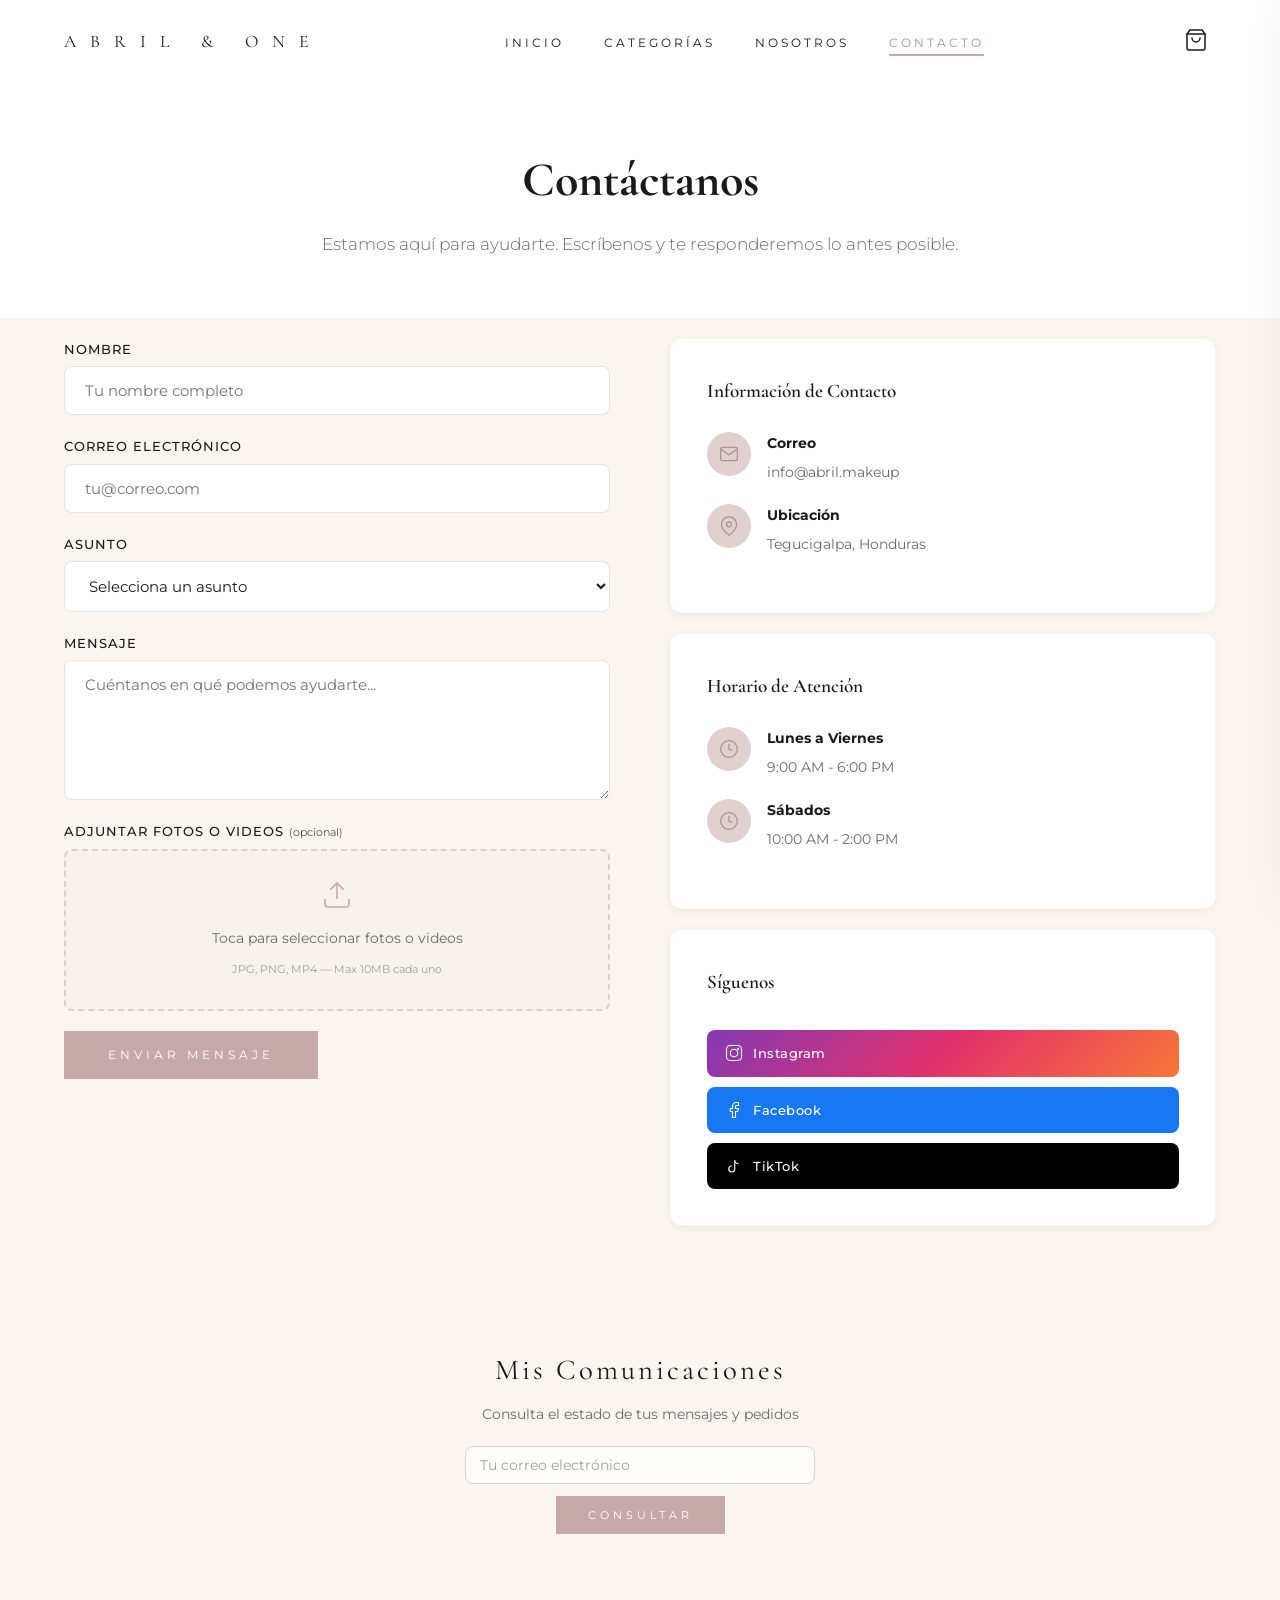
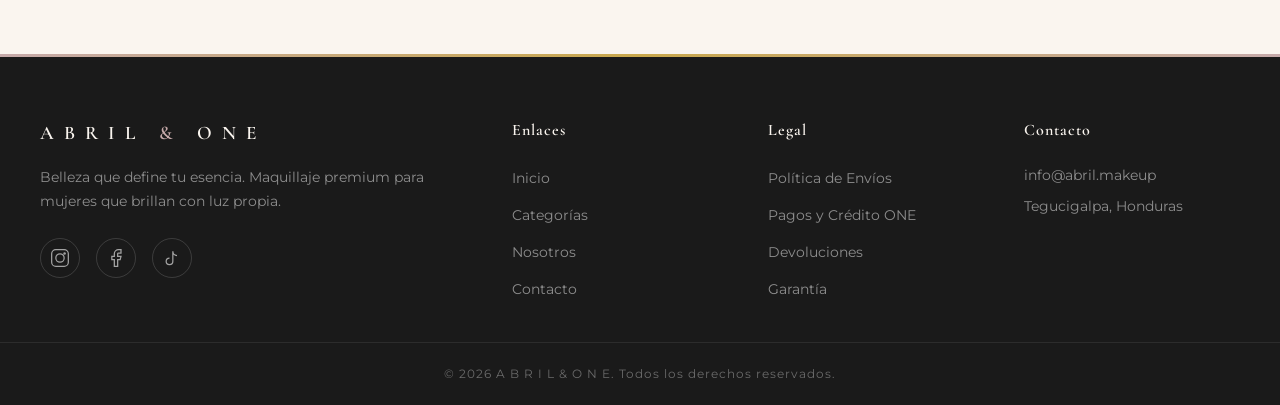
<file: contacto.html>
<!DOCTYPE html>
<html lang="es">
<head>
  <meta charset="UTF-8">
  <meta name="viewport" content="width=device-width, initial-scale=1.0">
  <meta name="description" content="Contacta con A B R I L & O N E — Estamos para ayudarte.">
  <title>Contacto | A B R I L &amp; O N E</title>
  <link rel="preconnect" href="https://fonts.googleapis.com">
  <link rel="preconnect" href="https://fonts.gstatic.com" crossorigin>
  <link href="https://fonts.googleapis.com/css2?family=Cormorant+Garamond:ital,wght@0,300;0,400;0,500;0,600;0,700;1,300;1,400&family=Montserrat:wght@300;400;500;600&display=swap" rel="stylesheet">
  <link rel="stylesheet" href="css/styles.css">
</head>
<body>

  <!-- NAVBAR -->
  <nav class="navbar" id="navbar">
    <div class="container nav-container">
      <a href="index.html" class="nav-logo">A B R I L &nbsp; &amp; &nbsp; O N E</a>
      <ul class="nav-links" id="navLinks">
        <li><a href="index.html">Inicio</a></li>
        <li><a href="productos.html">Categorías</a></li>
        <li><a href="nosotros.html">Nosotros</a></li>
        <li><a href="contacto.html" class="active">Contacto</a></li>
      </ul>
      <div class="nav-actions">
        <button class="cart-btn" id="cartBtn" aria-label="Carrito de compras">
          <svg width="24" height="24" viewBox="0 0 24 24" fill="none" stroke="currentColor" stroke-width="1.5" stroke-linecap="round" stroke-linejoin="round">
            <path d="M6 2L3 6v14a2 2 0 002 2h14a2 2 0 002-2V6l-3-4z"/>
            <line x1="3" y1="6" x2="21" y2="6"/>
            <path d="M16 10a4 4 0 01-8 0"/>
          </svg>
          <span class="cart-count" id="cartCount">0</span>
        </button>
        <button class="menu-toggle" id="menuToggle" aria-label="Abrir menú" aria-expanded="false">
          <span></span><span></span><span></span>
        </button>
      </div>
    </div>
  </nav>

  <!-- PAGE HEADER -->
  <section class="page-header">
    <h1>Contáctanos</h1>
    <p>Estamos aquí para ayudarte. Escríbenos y te responderemos lo antes posible.</p>
  </section>

  <!-- CONTACT SECTION -->
  <section class="section" style="padding-top: 20px;">
    <div class="container contact-grid">

      <!-- FORM -->
      <div>
        <form class="contact-form" id="contactForm">
          <div class="form-group">
            <label for="nombre">Nombre</label>
            <input type="text" id="nombre" name="nombre" placeholder="Tu nombre completo" required>
          </div>
          <div class="form-group">
            <label for="email">Correo Electrónico</label>
            <input type="email" id="email" name="email" placeholder="tu@correo.com" required>
          </div>
          <div class="form-group">
            <label for="asunto">Asunto</label>
            <select id="asunto" name="asunto" required>
              <option value="" disabled selected>Selecciona un asunto</option>
              <option value="productos">Consulta sobre productos</option>
              <option value="pedido">Estado de mi pedido</option>
              <option value="devolucion">Devolución o cambio</option>
              <option value="colaboracion">Colaboración o prensa</option>
              <option value="otro">Otro</option>
            </select>
          </div>
          <div class="form-group">
            <label for="mensaje">Mensaje</label>
            <textarea id="mensaje" name="mensaje" placeholder="Cuéntanos en qué podemos ayudarte..." required></textarea>
          </div>
          <div class="form-group">
            <label>Adjuntar Fotos o Videos <span style="font-weight:300;font-size:0.7rem;text-transform:none;letter-spacing:0;">(opcional)</span></label>
            <div class="file-upload-area" id="fileUploadArea">
              <input type="file" id="soporteFiles" multiple accept="image/*,video/*" style="display:none;" onchange="handleFileSelect(this.files)">
              <div class="file-upload-prompt" onclick="document.getElementById('soporteFiles').click()">
                <svg width="32" height="32" viewBox="0 0 24 24" fill="none" stroke="currentColor" stroke-width="1.2"><path d="M21 15v4a2 2 0 01-2 2H5a2 2 0 01-2-2v-4"/><polyline points="17 8 12 3 7 8"/><line x1="12" y1="3" x2="12" y2="15"/></svg>
                <p>Toca para seleccionar fotos o videos</p>
                <span>JPG, PNG, MP4 — Max 10MB cada uno</span>
              </div>
              <div class="file-preview-list" id="filePreviewList"></div>
            </div>
          </div>
          <button type="submit" class="btn btn-primary" style="align-self: flex-start;" id="contactSubmitBtn">Enviar Mensaje</button>
          <div class="upload-progress" id="uploadProgress" style="display:none;">
            <div class="upload-progress-bar" id="uploadProgressBar"></div>
            <span id="uploadProgressText">Subiendo archivos...</span>
          </div>
        </form>

        <div class="form-success">
          <h3>Mensaje Enviado</h3>
          <p>Gracias por escribirnos. Te responderemos en un plazo de 24-48 horas.</p>
        </div>
      </div>

      <!-- INFO -->
      <div>
        <div class="contact-info-card">
          <h3>Información de Contacto</h3>
          <div class="contact-item">
            <div class="contact-item-icon">
              <svg width="20" height="20" viewBox="0 0 24 24" fill="none" stroke="currentColor" stroke-width="1.5"><path d="M4 4h16c1.1 0 2 .9 2 2v12c0 1.1-.9 2-2 2H4c-1.1 0-2-.9-2-2V6c0-1.1.9-2 2-2z"/><polyline points="22,6 12,13 2,6"/></svg>
            </div>
            <div class="contact-item-text">
              <strong>Correo</strong>
              <a href="mailto:info@abril.makeup" style="font-size:0.85rem;color:var(--gris);transition:color 0.3s;" onmouseover="this.style.color='var(--rosa-palo-dark)'" onmouseout="this.style.color='var(--gris)'">info@abril.makeup</a>
            </div>
          </div>
          <div class="contact-item">
            <div class="contact-item-icon">
              <svg width="20" height="20" viewBox="0 0 24 24" fill="none" stroke="currentColor" stroke-width="1.5"><path d="M21 10c0 7-9 13-9 13s-9-6-9-13a9 9 0 0118 0z"/><circle cx="12" cy="10" r="3"/></svg>
            </div>
            <div class="contact-item-text">
              <strong>Ubicación</strong>
              <span>Tegucigalpa, Honduras</span>
            </div>
          </div>
        </div>

        <div class="contact-info-card">
          <h3>Horario de Atención</h3>
          <div class="contact-item">
            <div class="contact-item-icon">
              <svg width="20" height="20" viewBox="0 0 24 24" fill="none" stroke="currentColor" stroke-width="1.5"><circle cx="12" cy="12" r="10"/><polyline points="12 6 12 12 16 14"/></svg>
            </div>
            <div class="contact-item-text">
              <strong>Lunes a Viernes</strong>
              <span>9:00 AM - 6:00 PM</span>
            </div>
          </div>
          <div class="contact-item">
            <div class="contact-item-icon">
              <svg width="20" height="20" viewBox="0 0 24 24" fill="none" stroke="currentColor" stroke-width="1.5"><circle cx="12" cy="12" r="10"/><polyline points="12 6 12 12 16 14"/></svg>
            </div>
            <div class="contact-item-text">
              <strong>Sábados</strong>
              <span>10:00 AM - 2:00 PM</span>
            </div>
          </div>
        </div>

        <div class="contact-info-card">
          <h3>Síguenos</h3>
          <div class="social-buttons">
            <a href="#" class="social-btn social-btn-ig">
              <svg width="18" height="18" viewBox="0 0 24 24" fill="none" stroke="currentColor" stroke-width="1.5"><rect x="2" y="2" width="20" height="20" rx="5"/><circle cx="12" cy="12" r="5"/><circle cx="17.5" cy="6.5" r="1.5" fill="currentColor" stroke="none"/></svg>
              Instagram
            </a>
            <a href="#" class="social-btn social-btn-fb">
              <svg width="18" height="18" viewBox="0 0 24 24" fill="none" stroke="currentColor" stroke-width="1.5"><path d="M18 2h-3a5 5 0 00-5 5v3H7v4h3v8h4v-8h3l1-4h-4V7a1 1 0 011-1h3z"/></svg>
              Facebook
            </a>
            <a href="#" class="social-btn social-btn-tk">
              <svg width="18" height="18" viewBox="0 0 24 24" fill="none" stroke="currentColor" stroke-width="1.5"><path d="M9 12a4 4 0 104 4V4a5 5 0 005 5"/></svg>
              TikTok
            </a>
          </div>
        </div>
      </div>
    </div>
  </section>

  <!-- MIS COMUNICACIONES -->
  <section class="section" style="padding-top: 0;">
    <div class="container" style="max-width: 700px;">
      <div class="comunicaciones-box">
        <h2 class="section-title" style="font-size:1.8rem;">Mis Comunicaciones</h2>
        <p style="text-align:center;color:var(--gris);font-size:0.85rem;margin-bottom:20px;">Consulta el estado de tus mensajes y pedidos</p>
        <div class="comunicaciones-form">
          <input type="email" id="comEmail" class="cart-input" placeholder="Tu correo electrónico" style="max-width:350px;margin:0 auto 12px;">
          <button class="btn btn-primary" style="font-size:0.7rem;padding:10px 30px;" onclick="cargarComunicaciones()">Consultar</button>
        </div>
        <div id="comunicacionesResult" style="margin-top:20px;"></div>
      </div>
    </div>
  </section>

  <!-- FOOTER -->
  <footer class="footer">
    <div class="footer-accent"></div>
    <div class="container footer-grid">
      <div class="footer-brand">
        <h3 class="footer-logo">A B R I L &nbsp; <span>&amp;</span> &nbsp; O N E</h3>
        <p>Belleza que define tu esencia. Maquillaje premium para mujeres que brillan con luz propia.</p>
        <div class="social-links">
          <a href="#" aria-label="Instagram"><svg width="20" height="20" viewBox="0 0 24 24" fill="none" stroke="currentColor" stroke-width="1.5"><rect x="2" y="2" width="20" height="20" rx="5"/><circle cx="12" cy="12" r="5"/><circle cx="17.5" cy="6.5" r="1.5" fill="currentColor" stroke="none"/></svg></a>
          <a href="#" aria-label="Facebook"><svg width="20" height="20" viewBox="0 0 24 24" fill="none" stroke="currentColor" stroke-width="1.5"><path d="M18 2h-3a5 5 0 00-5 5v3H7v4h3v8h4v-8h3l1-4h-4V7a1 1 0 011-1h3z"/></svg></a>
          <a href="#" aria-label="TikTok"><svg width="20" height="20" viewBox="0 0 24 24" fill="none" stroke="currentColor" stroke-width="1.5"><path d="M9 12a4 4 0 104 4V4a5 5 0 005 5"/></svg></a>
        </div>
      </div>
      <div class="footer-links">
        <h4>Enlaces</h4>
        <ul>
          <li><a href="index.html">Inicio</a></li>
          <li><a href="productos.html">Categorías</a></li>
          <li><a href="nosotros.html">Nosotros</a></li>
          <li><a href="contacto.html">Contacto</a></li>
        </ul>
      </div>
      <div class="footer-links">
        <h4>Legal</h4>
        <ul>
          <li><a href="politicas.html#envios">Política de Envíos</a></li>
          <li><a href="politicas.html#pagos">Pagos y Crédito ONE</a></li>
          <li><a href="politicas.html#devoluciones">Devoluciones</a></li>
          <li><a href="politicas.html#garantia">Garantía</a></li>
        </ul>
      </div>
      <div class="footer-contact">
        <h4>Contacto</h4>
        <p><a href="mailto:info@abril.makeup" style="color:rgba(255,255,255,0.5);transition:color 0.3s;" onmouseover="this.style.color='var(--rosa-palo)'" onmouseout="this.style.color='rgba(255,255,255,0.5)'">info@abril.makeup</a></p>
        <p>Tegucigalpa, Honduras</p>
      </div>
    </div>
    <div class="footer-bottom">
      <div class="container">
        <p>&copy; <span id="currentYear"></span> A B R I L & O N E. Todos los derechos reservados.</p>
      </div>
    </div>
  </footer>

  <!-- CART SIDEBAR -->
  <div class="cart-overlay" id="cartOverlay"></div>
  <aside class="cart-sidebar" id="cartSidebar">
    <div class="cart-sparkles"><div class="cart-sparkle"></div><div class="cart-sparkle"></div><div class="cart-sparkle"></div><div class="cart-sparkle"></div><div class="cart-sparkle"></div><div class="cart-sparkle"></div><div class="cart-sparkle"></div><div class="cart-sparkle"></div></div>
    <div class="cart-header"><h3>Tu Carrito</h3><button class="cart-close" id="cartClose" aria-label="Cerrar carrito"><svg width="20" height="20" viewBox="0 0 24 24" fill="none" stroke="currentColor" stroke-width="1.5"><line x1="18" y1="6" x2="6" y2="18"/><line x1="6" y1="6" x2="18" y2="18"/></svg></button></div>
    <div class="cart-communications-top">
      <button class="cart-com-toggle" id="cartComToggle" onclick="toggleCartCommunications()"><svg width="18" height="18" viewBox="0 0 24 24" fill="none" stroke="currentColor" stroke-width="1.5"><path d="M21 15a2 2 0 01-2 2H7l-4 4V5a2 2 0 012-2h14a2 2 0 012 2z"/></svg><span>Mis Pedidos y Mensajes</span><svg width="14" height="14" viewBox="0 0 24 24" fill="none" stroke="currentColor" stroke-width="2" style="margin-left:auto;"><polyline points="6 9 12 15 18 9"/></svg></button>
      <div class="cart-com-content" id="cartComContent"><div class="cart-com-email-row"><input type="email" id="comEmailCart" class="cart-input" placeholder="Tu correo"><button class="btn btn-primary" onclick="loadCartCommunications()">Ver</button></div><div id="cartComResult"></div></div>
    </div>
    <div class="cart-items" id="cartItems"></div>
    <div class="cart-empty" id="cartEmpty"><svg width="48" height="48" viewBox="0 0 24 24" fill="none" stroke="currentColor" stroke-width="1" style="color:var(--gris-light);"><path d="M6 2L3 6v14a2 2 0 002 2h14a2 2 0 002-2V6l-3-4z"/><line x1="3" y1="6" x2="21" y2="6"/><path d="M16 10a4 4 0 01-8 0"/></svg><p>Tu carrito está vacío</p></div>
    <div class="cart-footer" id="cartFooter">
      <div class="cart-subtotal"><span>Subtotal</span><span id="cartSubtotal">L. 0</span></div>
      <div class="cart-credit-option"><label class="credit-toggle"><input type="checkbox" id="creditOneToggle"><span class="credit-toggle-slider"></span><span class="credit-toggle-label">Crédito ONE</span></label><p class="credit-desc">Paga 50% al hacer tu pedido y 50% 24h antes de recibir</p><div class="credit-breakdown" id="creditBreakdown"><div class="credit-row"><span>Ahora</span><span id="creditNow">L. 0</span></div><div class="credit-row"><span>24h antes de recibir</span><span id="creditLater">L. 0</span></div></div></div>
      <div class="cart-cliente-form" id="cartClienteForm"><p class="cart-form-label">Tus datos para el pedido</p><input type="text" id="clienteNombre" class="cart-input" placeholder="Tu nombre" required><input type="email" id="clienteEmail" class="cart-input" placeholder="Tu correo electrónico" required><div class="cart-discount-badge" id="discountBadge" style="display:none;"><svg width="16" height="16" viewBox="0 0 24 24" fill="none" stroke="currentColor" stroke-width="2"><path d="M20 6L9 17l-5-5"/></svg><span>10% de descuento en tu primer pedido</span></div><div class="cart-address-fields" id="addressFields" style="display:none;"><p class="cart-form-label" style="margin-top:12px;">Dirección de entrega</p><select id="clienteDepto" class="cart-input" onchange="showNextField('clienteCiudad')"><option value="" disabled selected>Departamento</option><option>Francisco Morazán</option><option>Cortés</option><option>Atlántida</option><option>Comayagua</option><option>Choluteca</option><option>Copán</option><option>El Paraíso</option><option>Gracias a Dios</option><option>Intibucá</option><option>Islas de la Bahía</option><option>La Paz</option><option>Lempira</option><option>Ocotepeque</option><option>Olancho</option><option>Santa Bárbara</option><option>Valle</option><option>Yoro</option><option>Colón</option></select><input type="text" id="clienteCiudad" class="cart-input" placeholder="Ciudad" style="display:none;" oninput="if(this.value)showNextField('clienteColonia')"><input type="text" id="clienteColonia" class="cart-input" placeholder="Colonia / Barrio" style="display:none;" oninput="if(this.value)showNextField('clienteDireccion')"><input type="text" id="clienteDireccion" class="cart-input" placeholder="Dirección exacta (calle, casa, referencia)" style="display:none;"></div></div>
      <div class="cart-discount-row" id="discountRow" style="display:none;"><span>Descuento 10%</span><span id="cartDiscount">- L. 0</span></div>
      <div class="cart-total"><span>Total</span><span id="cartTotal">L. 0</span></div>
      <label class="policy-accept"><input type="checkbox" id="policyAccept"><span class="policy-accept-check"></span><span class="policy-accept-text">He leído y acepto las <a href="politicas.html" target="_blank">políticas de empresa</a></span></label>
      <button class="btn btn-primary cart-checkout-btn" id="checkoutBtn" style="width:100%;text-align:center;" disabled>Finalizar Compra</button>
    </div>
  </aside>

  <script src="js/analytics.js"></script>
  <script src="js/supabase.js"></script>
  <script src="js/products.js"></script>
  <script src="js/main.js"></script>
</body>
</html>
</file>
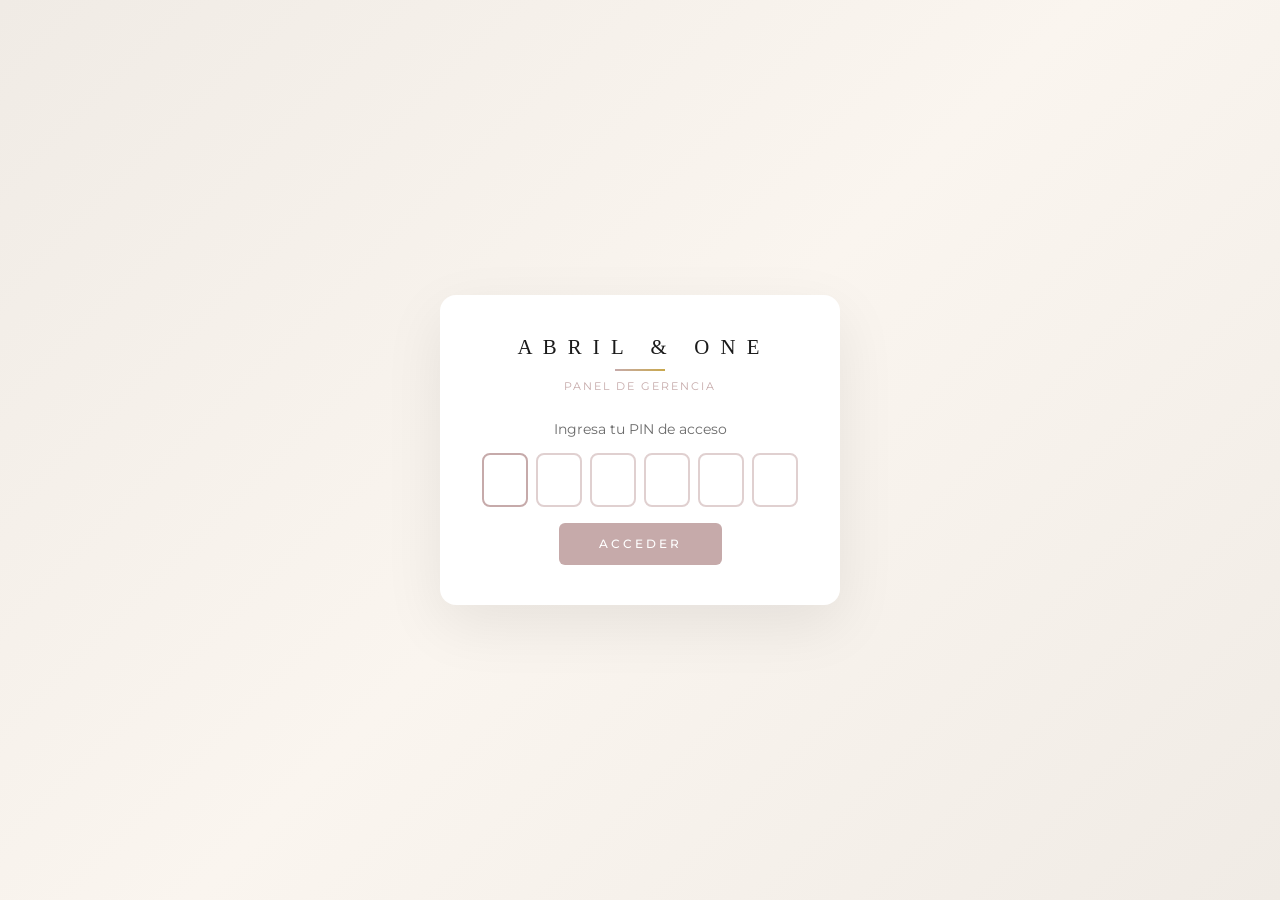
<file: gerencia.html>
<!DOCTYPE html>
<html lang="es">
<head>
  <meta charset="UTF-8">
  <meta name="viewport" content="width=device-width, initial-scale=1.0">
  <title>Gerencia | A B R I L &amp; O N E</title>
  <link rel="preconnect" href="https://fonts.googleapis.com">
  <link rel="preconnect" href="https://fonts.gstatic.com" crossorigin>
  <link href="https://fonts.googleapis.com/css2?family=Cormorant+Garamond:ital,wght@0,300;0,400;0,500;0,600;0,700;1,300;1,400&family=Montserrat:wght@300;400;500;600&display=swap" rel="stylesheet">
  <style>
    :root {
      --marfil: #FAF5EF;
      --negro: #1A1A1A;
      --negro-light: #2D2D2D;
      --rosa: #C6AAAA;
      --rosa-dark: #B09090;
      --rosa-light: #E0D0D0;
      --gris: #6B6B6B;
      --gris-light: #A0A0A0;
      --verde: #27ae60;
      --amarillo: #f39c12;
      --rojo: #e74c3c;
      --azul: #3498db;
      --font-display: 'Cormorant Garamond', serif;
      --font-body: 'Montserrat', sans-serif;
    }

    * { box-sizing: border-box; margin: 0; padding: 0; }
    body { font-family: var(--font-body); background: #f0ebe5; color: var(--negro-light); min-height: 100vh; }

    /* HEADER */
    .dash-header {
      background: var(--negro);
      color: var(--marfil);
      padding: 20px 32px;
      display: flex;
      align-items: center;
      justify-content: space-between;
      position: sticky;
      top: 0;
      z-index: 100;
    }
    .dash-header h1 {
      font-family: var(--font-display);
      font-size: 1.3rem;
      font-weight: 400;
      letter-spacing: 5px;
    }
    .dash-header h1 span { color: var(--rosa); }
    .dash-header-right { display: flex; gap: 12px; align-items: center; }
    .dash-header-right span { font-size: 0.75rem; color: var(--gris-light); }
    .dash-btn {
      padding: 8px 20px;
      font-size: 0.7rem;
      font-weight: 500;
      letter-spacing: 1.5px;
      text-transform: uppercase;
      border: 1px solid rgba(255,255,255,0.2);
      border-radius: 4px;
      color: var(--marfil);
      background: transparent;
      cursor: pointer;
      transition: all 0.2s;
      font-family: var(--font-body);
    }
    .dash-btn:hover { background: rgba(255,255,255,0.1); }
    .dash-btn-danger { border-color: var(--rojo); color: var(--rojo); }
    .dash-btn-danger:hover { background: rgba(231,76,60,0.15); }

    /* MAIN */
    .dash-main { padding: 28px 32px; max-width: 1400px; margin: 0 auto; }

    /* KPI CARDS */
    .kpi-grid {
      display: grid;
      grid-template-columns: repeat(5, 1fr);
      gap: 16px;
      margin-bottom: 28px;
    }
    .kpi-card {
      background: white;
      border-radius: 10px;
      padding: 22px 20px;
      box-shadow: 0 2px 12px rgba(0,0,0,0.04);
    }
    .kpi-label {
      font-size: 0.68rem;
      font-weight: 500;
      letter-spacing: 1.5px;
      text-transform: uppercase;
      color: var(--gris);
      margin-bottom: 8px;
    }
    .kpi-value {
      font-family: var(--font-display);
      font-size: 2rem;
      font-weight: 600;
      color: var(--negro);
      line-height: 1;
    }
    .kpi-sub {
      font-size: 0.72rem;
      color: var(--gris-light);
      margin-top: 6px;
    }
    .kpi-value.green { color: var(--verde); }
    .kpi-value.blue { color: var(--azul); }
    .kpi-value.rosa { color: var(--rosa-dark); }

    /* SECTIONS */
    .dash-grid {
      display: grid;
      grid-template-columns: 1fr 1fr;
      gap: 20px;
      margin-bottom: 20px;
    }
    .dash-grid-3 { grid-template-columns: 1fr 1fr 1fr; }
    .dash-card {
      background: white;
      border-radius: 10px;
      padding: 24px;
      box-shadow: 0 2px 12px rgba(0,0,0,0.04);
    }
    .dash-card-full { grid-column: 1 / -1; }
    .dash-card h2 {
      font-family: var(--font-display);
      font-size: 1.15rem;
      font-weight: 500;
      color: var(--negro);
      letter-spacing: 1px;
      margin-bottom: 0;
      padding: 12px 0;
      border-bottom: 1px solid rgba(0,0,0,0.06);
      cursor: pointer;
      display: flex;
      justify-content: space-between;
      align-items: center;
      user-select: none;
    }
    .dash-card h2::after {
      content: '▾';
      font-size: 0.8rem;
      color: var(--gris-light);
      transition: transform 0.3s;
    }
    .dash-card h2.collapsed::after { transform: rotate(-90deg); }
    .dash-card-body { padding-top: 18px; }
    .dash-card-body.hidden { display: none; }

    /* TABLES */
    .dash-table { width: 100%; border-collapse: collapse; }
    .dash-table th {
      text-align: left;
      font-size: 0.68rem;
      font-weight: 600;
      letter-spacing: 1.5px;
      text-transform: uppercase;
      color: var(--gris);
      padding: 8px 12px;
      border-bottom: 1px solid rgba(0,0,0,0.08);
    }
    .dash-table td {
      font-size: 0.82rem;
      padding: 10px 12px;
      border-bottom: 1px solid rgba(0,0,0,0.04);
      color: var(--negro-light);
    }
    .dash-table tr:last-child td { border-bottom: none; }
    .dash-table tr:hover td { background: rgba(0,0,0,0.01); }

    /* BADGES */
    .badge {
      display: inline-block;
      padding: 3px 10px;
      border-radius: 50px;
      font-size: 0.65rem;
      font-weight: 600;
      letter-spacing: 0.5px;
      text-transform: uppercase;
    }
    .badge-green { background: rgba(39,174,96,0.1); color: var(--verde); }
    .badge-yellow { background: rgba(243,156,18,0.1); color: var(--amarillo); }
    .badge-blue { background: rgba(52,152,219,0.1); color: var(--azul); }
    .badge-rosa { background: rgba(198,170,170,0.15); color: var(--rosa-dark); }

    /* BAR CHART */
    .bar-chart { display: flex; flex-direction: column; gap: 10px; }
    .bar-row { display: flex; align-items: center; gap: 12px; }
    .bar-label {
      width: 120px;
      font-size: 0.78rem;
      color: var(--negro-light);
      text-align: right;
      flex-shrink: 0;
      overflow: hidden;
      text-overflow: ellipsis;
      white-space: nowrap;
    }
    .bar-track {
      flex: 1;
      height: 24px;
      background: rgba(0,0,0,0.04);
      border-radius: 4px;
      overflow: hidden;
    }
    .bar-fill {
      height: 100%;
      background: linear-gradient(90deg, var(--rosa), var(--rosa-dark));
      border-radius: 4px;
      display: flex;
      align-items: center;
      padding-left: 8px;
      min-width: 30px;
      transition: width 0.6s ease;
    }
    .bar-fill span {
      font-size: 0.65rem;
      font-weight: 600;
      color: white;
    }

    /* HOURS CHART */
    .hours-chart {
      display: flex;
      align-items: flex-end;
      gap: 4px;
      height: 120px;
      padding-top: 10px;
    }
    .hour-bar {
      flex: 1;
      background: var(--rosa-light);
      border-radius: 3px 3px 0 0;
      position: relative;
      min-height: 4px;
      transition: height 0.4s ease;
    }
    .hour-bar:hover { background: var(--rosa-dark); }
    .hour-bar-label {
      position: absolute;
      bottom: -18px;
      left: 50%;
      transform: translateX(-50%);
      font-size: 0.55rem;
      color: var(--gris-light);
    }

    /* EMPTY STATE */
    .dash-empty {
      text-align: center;
      padding: 40px;
      color: var(--gris-light);
      font-size: 0.88rem;
    }

    /* MONEY */
    .money-grid { display: grid; grid-template-columns: 1fr 1fr 1fr; gap: 16px; margin-bottom: 16px; }
    .money-card {
      background: rgba(0,0,0,0.02);
      border-radius: 8px;
      padding: 16px;
      text-align: center;
    }
    .money-card-label {
      font-size: 0.68rem;
      font-weight: 500;
      letter-spacing: 1px;
      text-transform: uppercase;
      color: var(--gris);
      margin-bottom: 6px;
    }
    .money-card-value {
      font-family: var(--font-display);
      font-size: 1.5rem;
      font-weight: 600;
    }

    /* RESPONSIVE */
    @media (max-width: 1024px) {
      .kpi-grid { grid-template-columns: repeat(3, 1fr); }
      .dash-grid { grid-template-columns: 1fr; }
      .dash-grid-3 { grid-template-columns: 1fr; }
    }
    @media (max-width: 768px) {
      .kpi-grid { grid-template-columns: repeat(2, 1fr); }
      .dash-main { padding: 16px; }
      .dash-header { padding: 16px; flex-wrap: wrap; gap: 10px; }
      .money-grid { grid-template-columns: 1fr; }
    }
    @media (max-width: 480px) {
      .kpi-grid { grid-template-columns: 1fr; }
    }

    /* EMAIL MODAL */
    .email-modal-overlay {
      position: fixed; inset: 0;
      background: rgba(0,0,0,0.4);
      z-index: 3000;
      display: none;
      align-items: center;
      justify-content: center;
      backdrop-filter: blur(3px);
    }
    .email-modal-overlay.active { display: flex; }
    .email-modal {
      background: white;
      border-radius: 12px;
      width: 560px;
      max-width: 92vw;
      max-height: 90vh;
      overflow-y: auto;
      box-shadow: 0 20px 60px rgba(0,0,0,0.15);
    }
    .email-modal-header {
      display: flex;
      align-items: center;
      justify-content: space-between;
      padding: 20px 24px;
      border-bottom: 1px solid rgba(0,0,0,0.06);
    }
    .email-modal-header h3 {
      font-family: var(--font-display);
      font-size: 1.2rem;
      font-weight: 500;
      letter-spacing: 1px;
      color: var(--negro);
    }
    .email-modal-close {
      background: none; border: none; cursor: pointer;
      font-size: 1.3rem; color: var(--gris); padding: 4px 8px;
    }
    .email-modal-close:hover { color: var(--negro); }
    .email-modal-body { padding: 24px; }
    .email-field { margin-bottom: 16px; }
    .email-field label {
      display: block;
      font-size: 0.7rem;
      font-weight: 600;
      letter-spacing: 1.5px;
      text-transform: uppercase;
      color: var(--gris);
      margin-bottom: 6px;
    }
    .email-field input, .email-field textarea, .email-field select {
      width: 100%;
      padding: 12px 16px;
      border: 1.5px solid rgba(0,0,0,0.1);
      border-radius: 6px;
      font-family: var(--font-body);
      font-size: 0.88rem;
      color: var(--negro);
      background: #fafafa;
      outline: none;
      transition: border-color 0.2s;
    }
    .email-field input:focus, .email-field textarea:focus, .email-field select:focus {
      border-color: var(--rosa);
    }
    .email-field textarea { min-height: 160px; resize: vertical; line-height: 1.6; }
    .email-modal-footer {
      padding: 16px 24px 24px;
      display: flex;
      gap: 10px;
      justify-content: flex-end;
    }
    .email-send-btn {
      padding: 12px 32px;
      background: var(--rosa);
      color: white;
      border: none;
      border-radius: 6px;
      font-family: var(--font-body);
      font-size: 0.75rem;
      font-weight: 500;
      letter-spacing: 2px;
      text-transform: uppercase;
      cursor: pointer;
      transition: background 0.2s;
    }
    .email-send-btn:hover { background: var(--rosa-dark); }
    .email-cancel-btn {
      padding: 12px 24px;
      background: transparent;
      color: var(--gris);
      border: 1px solid rgba(0,0,0,0.1);
      border-radius: 6px;
      font-family: var(--font-body);
      font-size: 0.75rem;
      font-weight: 500;
      letter-spacing: 2px;
      text-transform: uppercase;
      cursor: pointer;
      transition: all 0.2s;
    }
    .email-cancel-btn:hover { border-color: var(--negro); color: var(--negro); }

    /* Clickable email in tables */
    .email-link {
      color: var(--rosa-dark);
      cursor: pointer;
      text-decoration: underline;
      font-weight: 500;
    }
    .email-link:hover { color: var(--negro); }

    /* New email button */
    .dash-btn-email { border-color: var(--rosa); color: var(--rosa); }
    .dash-btn-email:hover { background: rgba(198,170,170,0.15); }

    .estado-select {
      padding: 4px 8px;
      border: none;
      border-radius: 4px;
      color: #fff;
      font-family: var(--font-body);
      font-size: 0.68rem;
      font-weight: 600;
      text-transform: uppercase;
      cursor: pointer;
      letter-spacing: 0.5px;
    }
    .estado-select option { background: #fff; color: var(--negro); }

    /* Soporte Cards (vertical) */
    .soporte-card {
      background: #fafaf8;
      border: 1px solid rgba(0,0,0,0.06);
      border-radius: 8px;
      padding: 18px;
      margin-bottom: 12px;
    }
    .soporte-card-header {
      display: flex;
      justify-content: space-between;
      align-items: flex-start;
      margin-bottom: 10px;
    }
    .soporte-card-header strong { font-size: 0.9rem; }
    .soporte-card-meta {
      font-size: 0.75rem;
      color: var(--gris-light);
      margin-bottom: 8px;
    }
    .soporte-card-msg {
      font-size: 0.85rem;
      color: var(--negro-light);
      line-height: 1.6;
      margin-bottom: 12px;
      padding: 10px;
      background: white;
      border-radius: 6px;
    }
    .soporte-card-response {
      background: rgba(39,174,96,0.08);
      border-radius: 6px;
      padding: 12px;
      margin-bottom: 10px;
      font-size: 0.82rem;
      color: #166534;
    }
    .soporte-card-response strong { display: block; margin-bottom: 4px; font-size: 0.72rem; }
    .soporte-card-actions {
      display: flex;
      gap: 8px;
      align-items: center;
    }
    .btn-responder {
      padding: 8px 20px;
      font-size: 0.72rem;
      font-weight: 600;
      letter-spacing: 1px;
      text-transform: uppercase;
      border: none;
      border-radius: 6px;
      background: var(--rosa);
      color: white;
      cursor: pointer;
      font-family: var(--font-body);
      transition: background 0.2s;
    }
    .btn-responder:hover { background: var(--rosa-dark); }
    .btn-contactar {
      padding: 8px 20px;
      font-size: 0.72rem;
      font-weight: 500;
      letter-spacing: 1px;
      text-transform: uppercase;
      border: 1px solid rgba(0,0,0,0.15);
      border-radius: 6px;
      background: transparent;
      color: var(--negro-light);
      cursor: pointer;
      font-family: var(--font-body);
      transition: all 0.2s;
    }
    .btn-contactar:hover { background: rgba(0,0,0,0.04); }

    /* Pedido Cards (vertical) */
    .pedido-card {
      background: #fafaf8;
      border: 1px solid rgba(0,0,0,0.06);
      border-radius: 8px;
      padding: 18px;
      margin-bottom: 12px;
      cursor: pointer;
      transition: box-shadow 0.2s;
    }
    .pedido-card:hover { box-shadow: 0 4px 16px rgba(0,0,0,0.06); }
    .pedido-card-row {
      display: flex;
      justify-content: space-between;
      align-items: center;
      margin-bottom: 6px;
    }
    .pedido-card-detail {
      display: none;
      margin-top: 12px;
      padding-top: 12px;
      border-top: 1px solid rgba(0,0,0,0.06);
      font-size: 0.82rem;
      color: var(--negro-light);
      line-height: 1.8;
    }
    .pedido-card-detail.show { display: block; }

    /* VERTICAL SECTIONS */
    .dash-section {
      background: white;
      border-radius: 10px;
      margin-bottom: 12px;
      box-shadow: 0 2px 12px rgba(0,0,0,0.04);
      overflow: hidden;
    }
    .dash-section-header {
      display: flex;
      justify-content: space-between;
      align-items: center;
      padding: 20px 28px;
      cursor: pointer;
      transition: background 0.2s;
      user-select: none;
    }
    .dash-section-header:hover { background: rgba(0,0,0,0.02); }
    .dash-section-header span:first-child {
      font-family: var(--font-body);
      font-size: 0.8rem;
      font-weight: 600;
      letter-spacing: 2.5px;
      text-transform: uppercase;
      color: var(--negro);
    }
    .dash-section-header.active {
      background: var(--negro);
    }
    .dash-section-header.active span:first-child { color: var(--marfil); }
    .dash-section-header.active .dash-section-arrow { color: var(--rosa); }
    .dash-section-arrow {
      font-size: 0.9rem;
      color: var(--gris-light);
      transition: transform 0.3s;
    }
    .dash-section-header:not(.active) .dash-section-arrow { transform: rotate(-90deg); }
    .dash-section-body {
      padding: 24px 28px;
      border-top: 1px solid rgba(0,0,0,0.06);
    }
  </style>
</head>
<body>

  <!-- OTP LOGIN SCREEN -->
  <div id="otpLoginScreen" style="position:fixed;inset:0;z-index:99999;background:linear-gradient(135deg,#f0ebe5 0%,#FAF5EF 50%,#f0ebe5 100%);display:flex;align-items:center;justify-content:center;overflow:auto;padding:20px;">
    <div style="max-width:400px;width:90%;text-align:center;padding:40px 30px;background:#fff;border-radius:16px;box-shadow:0 20px 60px rgba(0,0,0,0.08);">
      <h1 style="font-family:Georgia,serif;font-size:1.3rem;color:#1A1A1A;letter-spacing:3px;font-weight:400;margin-bottom:6px;">A B R I L &nbsp; & &nbsp; O N E</h1>
      <div style="width:50px;height:2px;background:linear-gradient(90deg,#C6AAAA,#C9A84C);margin:10px auto 8px;"></div>
      <p style="font-size:0.7rem;color:#C6AAAA;letter-spacing:2px;text-transform:uppercase;margin-bottom:28px;">Panel de Gerencia</p>

      <!-- PIN Access -->
      <div id="otpGerStep2">
        <p style="color:#6B6B6B;font-size:0.85rem;margin-bottom:16px;">Ingresa tu PIN de acceso</p>
        <div style="display:flex;gap:8px;justify-content:center;margin-bottom:16px;">
          <input type="text" maxlength="1" class="otp-ger-digit" data-idx="0" inputmode="numeric" style="width:46px;height:54px;border:2px solid #E0D0D0;border-radius:8px;text-align:center;font-family:'Courier New',monospace;font-size:1.5rem;font-weight:700;color:#1A1A1A;outline:none;transition:border-color 0.2s;" onfocus="this.style.borderColor='#C6AAAA'" onblur="this.style.borderColor='#E0D0D0'">
          <input type="text" maxlength="1" class="otp-ger-digit" data-idx="1" inputmode="numeric" style="width:46px;height:54px;border:2px solid #E0D0D0;border-radius:8px;text-align:center;font-family:'Courier New',monospace;font-size:1.5rem;font-weight:700;color:#1A1A1A;outline:none;transition:border-color 0.2s;" onfocus="this.style.borderColor='#C6AAAA'" onblur="this.style.borderColor='#E0D0D0'">
          <input type="text" maxlength="1" class="otp-ger-digit" data-idx="2" inputmode="numeric" style="width:46px;height:54px;border:2px solid #E0D0D0;border-radius:8px;text-align:center;font-family:'Courier New',monospace;font-size:1.5rem;font-weight:700;color:#1A1A1A;outline:none;transition:border-color 0.2s;" onfocus="this.style.borderColor='#C6AAAA'" onblur="this.style.borderColor='#E0D0D0'">
          <input type="text" maxlength="1" class="otp-ger-digit" data-idx="3" inputmode="numeric" style="width:46px;height:54px;border:2px solid #E0D0D0;border-radius:8px;text-align:center;font-family:'Courier New',monospace;font-size:1.5rem;font-weight:700;color:#1A1A1A;outline:none;transition:border-color 0.2s;" onfocus="this.style.borderColor='#C6AAAA'" onblur="this.style.borderColor='#E0D0D0'">
          <input type="text" maxlength="1" class="otp-ger-digit" data-idx="4" inputmode="numeric" style="width:46px;height:54px;border:2px solid #E0D0D0;border-radius:8px;text-align:center;font-family:'Courier New',monospace;font-size:1.5rem;font-weight:700;color:#1A1A1A;outline:none;transition:border-color 0.2s;" onfocus="this.style.borderColor='#C6AAAA'" onblur="this.style.borderColor='#E0D0D0'">
          <input type="text" maxlength="1" class="otp-ger-digit" data-idx="5" inputmode="numeric" style="width:46px;height:54px;border:2px solid #E0D0D0;border-radius:8px;text-align:center;font-family:'Courier New',monospace;font-size:1.5rem;font-weight:700;color:#1A1A1A;outline:none;transition:border-color 0.2s;" onfocus="this.style.borderColor='#C6AAAA'" onblur="this.style.borderColor='#E0D0D0'">
        </div>
        <button id="otpGerVerifyBtn" onclick="verifyGerenciaPin()" style="padding:14px 40px;font-size:0.72rem;font-weight:500;letter-spacing:3px;text-transform:uppercase;background:#C6AAAA;color:#fff;border:none;border-radius:6px;cursor:pointer;font-family:'Montserrat',sans-serif;transition:background 0.2s;">Acceder</button>
        <p id="otpGerError2" style="color:#e74c3c;font-size:0.78rem;display:none;margin-top:12px;"></p>
      </div>
    </div>
  </div>

  <header class="dash-header">
    <h1>A B R I L &nbsp; <span>&</span> &nbsp; O N E &nbsp; — &nbsp; GERENCIA</h1>
    <div class="dash-header-right">
      <span id="dashDate"></span>
      <button class="dash-btn dash-btn-email" onclick="openEmailModal()">✉ Nuevo Correo</button>
      <button class="dash-btn" onclick="location.href='index.html'">Ir a la Web</button>
      <button class="dash-btn" onclick="refreshDash()">Actualizar</button>
      <button class="dash-btn dash-btn-danger" onclick="if(confirm('¿Borrar todos los datos de analytics?')){AO_ANALYTICS.resetDB();refreshDash();}">Reset</button>
    </div>
  </header>

  <main class="dash-main">

    <!-- ========== SECCION 1: PEDIDOS (abierta por defecto) ========== -->
    <div class="dash-section">
      <div class="dash-section-header active" onclick="toggleSection(this)">
        <span>Pedidos</span>
        <span class="dash-section-arrow">▾</span>
      </div>
      <div class="dash-section-body">
        <div id="pedidosSupabase"><p style="color:var(--gris);font-size:0.8rem;">Cargando pedidos...</p></div>
        <div style="margin-top:20px;">
          <h3 style="font-family:var(--font-display);font-size:1rem;color:var(--gris);margin-bottom:12px;">Historial Local</h3>
          <div id="pedidosTable"></div>
        </div>
      </div>
    </div>

    <!-- ========== SECCION 2: SOPORTE ========== -->
    <div class="dash-section">
      <div class="dash-section-header" onclick="toggleSection(this)">
        <span>Soporte</span>
        <span class="dash-section-arrow">▾</span>
      </div>
      <div class="dash-section-body" style="display:none;">
        <div id="soporteTable"><p style="color:var(--gris);font-size:0.8rem;">Cargando mensajes...</p></div>
      </div>
    </div>

    <!-- ========== SECCION 3: DATOS WEB ========== -->
    <div class="dash-section">
      <div class="dash-section-header" onclick="toggleSection(this)">
        <span>Datos Web</span>
        <span class="dash-section-arrow">▾</span>
      </div>
      <div class="dash-section-body" style="display:none;">
        <div class="kpi-grid" id="kpiGrid"></div>
        <div class="dash-grid">
          <div class="dash-card">
            <h2>Actividad por Hora</h2>
            <div class="hours-chart" id="hoursChart"></div>
          </div>
          <div class="dash-card">
            <h2>Productos Más Agregados</h2>
            <div id="topProductos"></div>
          </div>
        </div>
        <div class="dash-grid">
          <div class="dash-card">
            <h2>Categorías Más Visitadas</h2>
            <div id="topCategorias"></div>
          </div>
          <div class="dash-card">
            <h2>Páginas Más Visitadas</h2>
            <div id="topPaginas"></div>
          </div>
        </div>
        <div class="dash-grid">
          <div class="dash-card">
            <h2>Suscripciones Newsletter</h2>
            <div id="suscripcionesTable"></div>
          </div>
          <div class="dash-card">
            <h2>Últimas Visitas</h2>
            <div id="visitasTable"></div>
          </div>
        </div>
      </div>
    </div>

    <!-- ========== SECCION 4: DATOS BANCARIOS ========== -->
    <div class="dash-section">
      <div class="dash-section-header" onclick="toggleSection(this)">
        <span>Datos Bancarios</span>
        <span class="dash-section-arrow">▾</span>
      </div>
      <div class="dash-section-body" style="display:none;">
        <div class="money-grid" id="moneyGrid" style="margin-bottom:20px;"></div>
        <div style="font-size:0.85rem;color:var(--negro-light);line-height:2;padding:16px;background:white;border-radius:8px;">
          <p><strong>Cuenta de cobro:</strong> info@abril.makeup</p>
          <p><strong>Moneda:</strong> Lempiras (HNL)</p>
          <p><strong>Método principal:</strong> Transferencia / Pago en persona</p>
          <p><strong>Crédito ONE:</strong> 50% adelanto + 50% antes de entrega</p>
        </div>
      </div>
    </div>

    <!-- ========== SECCION 5: CONFIGURACIONES ========== -->
    <div class="dash-section">
      <div class="dash-section-header" onclick="toggleSection(this)">
        <span>Configuraciones</span>
        <span class="dash-section-arrow">▾</span>
      </div>
      <div class="dash-section-body" style="display:none;">
        <div style="font-size:0.85rem;color:var(--negro-light);line-height:2.2;padding:16px;background:white;border-radius:8px;margin-bottom:16px;">
          <p><strong>Negocio:</strong> A B R I L & O N E</p>
          <p><strong>Correo:</strong> info@abril.makeup</p>
          <p><strong>Dominio:</strong> <a href="https://abril.makeup" target="_blank" style="color:var(--azul);">abril.makeup</a></p>
          <p><strong>GitHub:</strong> <a href="https://github.com/Carlosarmas-1998/abril-and-one" target="_blank" style="color:var(--azul);">Carlosarmas-1998/abril-and-one</a></p>
          <p><strong>Base de datos:</strong> Supabase</p>
        </div>
        <div style="display:flex;flex-direction:column;gap:12px;">
          <button class="dash-btn dash-btn-email" onclick="openEmailModal()" style="width:fit-content;padding:12px 24px;">✉ Enviar Correo</button>
          <button class="dash-btn" onclick="location.href='index.html'" style="width:fit-content;padding:12px 24px;">Ir a la Web</button>
          <button class="dash-btn" onclick="refreshDash()" style="width:fit-content;padding:12px 24px;">Actualizar Datos</button>
          <button class="dash-btn dash-btn-danger" onclick="if(confirm('¿Borrar analytics?')){AO_ANALYTICS.resetDB();refreshDash();}" style="width:fit-content;padding:12px 24px;">Resetear Analytics</button>
        </div>
      </div>
    </div>

  </main>

  <!-- EMAIL MODAL -->
  <div class="email-modal-overlay" id="emailOverlay" onclick="if(event.target===this)closeEmailModal()">
    <div class="email-modal">
      <div class="email-modal-header">
        <h3>Enviar Correo</h3>
        <button class="email-modal-close" onclick="closeEmailModal()">×</button>
      </div>
      <div class="email-modal-body">
        <div class="email-field">
          <label>Para</label>
          <input type="email" id="emailTo" placeholder="correo@ejemplo.com">
        </div>
        <div class="email-field">
          <label>Plantilla rápida</label>
          <select id="emailTemplate" onchange="applyTemplate()">
            <option value="">— Escribir desde cero —</option>
            <option value="bienvenida">Bienvenida a A B R I L & O N E</option>
            <option value="pedido_confirmado">Confirmación de pedido</option>
            <option value="pedido_envio">Producto en camino</option>
            <option value="pago_pendiente">Recordatorio de pago pendiente (Crédito ONE)</option>
            <option value="entrega">Coordinación de punto de encuentro</option>
            <option value="promocion">Promoción especial</option>
          </select>
        </div>
        <div class="email-field">
          <label>Asunto</label>
          <input type="text" id="emailSubject" placeholder="Asunto del correo">
        </div>
        <div class="email-field">
          <label>Mensaje</label>
          <textarea id="emailBody" placeholder="Escribe tu mensaje aquí..."></textarea>
        </div>
      </div>
      <div class="email-modal-footer">
        <button class="email-cancel-btn" onclick="closeEmailModal()">Cancelar</button>
        <button class="email-send-btn" onclick="sendEmail()">Enviar Correo</button>
      </div>
    </div>
  </div>

  <script src="js/analytics.js"></script>
  <script src="js/supabase.js"></script>
  <script>
    function refreshDash() {
      const stats = AO_ANALYTICS.getEstadisticas();

      // Fecha
      document.getElementById('dashDate').textContent = new Date().toLocaleDateString('es-HN', {
        weekday: 'long', year: 'numeric', month: 'long', day: 'numeric'
      });

      // KPIs
      document.getElementById('kpiGrid').innerHTML = `
        <div class="kpi-card">
          <div class="kpi-label">Visitas Totales</div>
          <div class="kpi-value">${stats.totalVisitas}</div>
          <div class="kpi-sub">${stats.visitasHoy} hoy</div>
        </div>
        <div class="kpi-card">
          <div class="kpi-label">Visitas (7 días)</div>
          <div class="kpi-value blue">${stats.visitasUltimos7}</div>
          <div class="kpi-sub">Última semana</div>
        </div>
        <div class="kpi-card">
          <div class="kpi-label">Suscriptores</div>
          <div class="kpi-value rosa">${stats.totalSuscripciones}</div>
          <div class="kpi-sub">Newsletter</div>
        </div>
        <div class="kpi-card">
          <div class="kpi-label">Pedidos</div>
          <div class="kpi-value">${stats.totalPedidos}</div>
          <div class="kpi-sub">${stats.pedidosCredito} crédito / ${stats.pedidosPago} completo</div>
        </div>
        <div class="kpi-card">
          <div class="kpi-label">Ingresos Totales</div>
          <div class="kpi-value green">L. ${stats.ingresos.total.toLocaleString('es-HN')}</div>
          <div class="kpi-sub">${stats.totalProductosAgregados} productos agregados</div>
        </div>
      `;

      // MONEY
      document.getElementById('moneyGrid').innerHTML = `
        <div class="money-card">
          <div class="money-card-label">Ingresos Totales</div>
          <div class="money-card-value" style="color:var(--verde)">L. ${stats.ingresos.total.toLocaleString('es-HN')}</div>
        </div>
        <div class="money-card">
          <div class="money-card-label">Vía Crédito ONE</div>
          <div class="money-card-value" style="color:var(--amarillo)">L. ${stats.ingresos.creditoONE.toLocaleString('es-HN')}</div>
        </div>
        <div class="money-card">
          <div class="money-card-label">Pago Completo</div>
          <div class="money-card-value" style="color:var(--azul)">L. ${stats.ingresos.pagoCompleto.toLocaleString('es-HN')}</div>
        </div>
      `;

      // HOURS CHART
      const hoursEl = document.getElementById('hoursChart');
      const maxHour = Math.max(...Object.values(stats.visitasPorHora), 1);
      let hoursHTML = '';
      for (let h = 0; h < 24; h++) {
        const count = stats.visitasPorHora[h] || 0;
        const pct = (count / maxHour) * 100;
        hoursHTML += `<div class="hour-bar" style="height:${Math.max(pct, 3)}%" title="${h}:00 — ${count} visitas"><span class="hour-bar-label">${h}</span></div>`;
      }
      hoursEl.innerHTML = hoursHTML;

      // TOP PRODUCTOS
      const topProdEl = document.getElementById('topProductos');
      if (stats.productosMasVendidos.length === 0) {
        topProdEl.innerHTML = '<div class="dash-empty">Sin datos aún</div>';
      } else {
        const maxProd = stats.productosMasVendidos[0]?.veces || 1;
        topProdEl.innerHTML = '<div class="bar-chart">' + stats.productosMasVendidos.slice(0, 8).map(p => `
          <div class="bar-row">
            <div class="bar-label">${p.nombre}</div>
            <div class="bar-track"><div class="bar-fill" style="width:${(p.veces/maxProd)*100}%"><span>${p.veces}</span></div></div>
          </div>
        `).join('') + '</div>';
      }

      // TOP CATEGORÍAS
      const topCatEl = document.getElementById('topCategorias');
      if (stats.categoriasRank.length === 0) {
        topCatEl.innerHTML = '<div class="dash-empty">Sin datos aún</div>';
      } else {
        const maxCat = stats.categoriasRank[0]?.vistas || 1;
        topCatEl.innerHTML = '<div class="bar-chart">' + stats.categoriasRank.map(c => `
          <div class="bar-row">
            <div class="bar-label" style="text-transform:capitalize">${c.categoria}</div>
            <div class="bar-track"><div class="bar-fill" style="width:${(c.vistas/maxCat)*100}%"><span>${c.vistas}</span></div></div>
          </div>
        `).join('') + '</div>';
      }

      // TOP PÁGINAS
      const topPagEl = document.getElementById('topPaginas');
      if (stats.paginasRank.length === 0) {
        topPagEl.innerHTML = '<div class="dash-empty">Sin datos aún</div>';
      } else {
        const maxPag = stats.paginasRank[0]?.vistas || 1;
        topPagEl.innerHTML = '<div class="bar-chart">' + stats.paginasRank.map(p => `
          <div class="bar-row">
            <div class="bar-label">${p.pagina}</div>
            <div class="bar-track"><div class="bar-fill" style="width:${(p.vistas/maxPag)*100}%"><span>${p.vistas}</span></div></div>
          </div>
        `).join('') + '</div>';
      }

      // SUSCRIPCIONES
      const susEl = document.getElementById('suscripcionesTable');
      if (stats.suscripciones.length === 0) {
        susEl.innerHTML = '<div class="dash-empty">Sin suscripciones aún</div>';
      } else {
        susEl.innerHTML = `<table class="dash-table">
          <thead><tr><th>Correo</th><th>Fecha</th><th>Fuente</th></tr></thead>
          <tbody>${stats.suscripciones.slice().reverse().map(s => `
            <tr>
              <td><span class="email-link" onclick="openEmailModal('${s.email}')">${s.email}</span></td>
              <td>${new Date(s.fecha).toLocaleDateString('es-HN')} ${new Date(s.fecha).toLocaleTimeString('es-HN', {hour:'2-digit',minute:'2-digit'})}</td>
              <td><span class="badge badge-blue">${s.fuente}</span></td>
            </tr>
          `).join('')}</tbody>
        </table>`;
      }

      // PEDIDOS
      const pedEl = document.getElementById('pedidosTable');
      if (stats.pedidos.length === 0) {
        pedEl.innerHTML = '<div class="dash-empty">Sin pedidos aún</div>';
      } else {
        pedEl.innerHTML = `<table class="dash-table">
          <thead><tr><th>ID</th><th>Fecha</th><th>Productos</th><th>Método</th><th>Pago Inicial</th><th>Pendiente</th><th>Total</th><th>Estado</th></tr></thead>
          <tbody>${stats.pedidos.slice().reverse().map(p => `
            <tr>
              <td><strong>${p.id}</strong></td>
              <td>${new Date(p.fecha).toLocaleDateString('es-HN')}</td>
              <td>${p.productos.map(pr => pr.nombre).join(', ')}</td>
              <td><span class="badge ${p.metodoPago === 'Crédito ONE' ? 'badge-rosa' : 'badge-blue'}">${p.metodoPago}</span></td>
              <td>L. ${p.pagoInicial.toLocaleString('es-HN')}</td>
              <td>${p.pagoPendiente > 0 ? 'L. ' + p.pagoPendiente.toLocaleString('es-HN') : '—'}</td>
              <td><strong>L. ${p.total.toLocaleString('es-HN')}</strong></td>
              <td><span class="badge ${p.estado === 'Pagado' ? 'badge-green' : 'badge-yellow'}">${p.estado}</span></td>
            </tr>
          `).join('')}</tbody>
        </table>`;
      }

      // ÚLTIMAS VISITAS
      const visEl = document.getElementById('visitasTable');
      if (stats.ultimasVisitas.length === 0) {
        visEl.innerHTML = '<div class="dash-empty">Sin visitas registradas</div>';
      } else {
        visEl.innerHTML = `<table class="dash-table">
          <thead><tr><th>Fecha</th><th>Hora</th><th>Página</th><th>Categoría</th><th>Origen</th></tr></thead>
          <tbody>${stats.ultimasVisitas.map(v => `
            <tr>
              <td>${v.dia}</td>
              <td>${v.hora}</td>
              <td><span class="badge badge-blue">${v.pagina}</span></td>
              <td>${v.categoria ? '<span class="badge badge-rosa">' + v.categoria + '</span>' : '—'}</td>
              <td style="font-size:0.72rem;color:var(--gris-light);max-width:200px;overflow:hidden;text-overflow:ellipsis;white-space:nowrap">${v.referrer}</td>
            </tr>
          `).join('')}</tbody>
        </table>`;
      }
    }

    // ---- EMAIL MODAL ----
    const EMAIL_TEMPLATES = {
      bienvenida: {
        subject: '¡Bienvenida a A B R I L & O N E! ✨',
        body: 'Hola,\n\n¡Gracias por unirte a la comunidad de A B R I L & O N E!\n\nEstamos encantadas de tenerte con nosotros. Descubre nuestra colección de maquillaje premium: labiales, rímel, sombras y delineadores diseñados para realzar tu belleza natural.\n\nVisita nuestra web para conocer nuestros productos y aprovecha nuestro sistema de Crédito ONE: paga 50% al hacer tu pedido y 50% 24h antes de recibirlo.\n\n¡Bienvenida!\nEquipo A B R I L & O N E\ninfo@abril.makeup'
      },
      pedido_confirmado: {
        subject: 'Tu pedido con A B R I L & O N E ha sido confirmado',
        body: 'Hola,\n\n¡Tu pedido ha sido confirmado exitosamente!\n\nDetalles:\n- Número de pedido: [NÚMERO]\n- Productos: [PRODUCTOS]\n- Total: L. [TOTAL]\n- Método de pago: [MÉTODO]\n\nTiempo estimado de entrega: 18 a 25 días hábiles.\n\nTe mantendremos informada sobre el estado de tu pedido.\n\n¡Gracias por tu compra!\nEquipo A B R I L & O N E'
      },
      pedido_envio: {
        subject: '¡Tu pedido está en camino! — A B R I L & O N E',
        body: 'Hola,\n\n¡Buenas noticias! Tu pedido [NÚMERO] ya está en camino a Honduras.\n\nTe contactaremos pronto para coordinar el punto de encuentro para la entrega.\n\nRecuerda que la entrega se realiza en puntos de encuentro en Tegucigalpa.\n\n¡Gracias por tu paciencia!\nEquipo A B R I L & O N E'
      },
      pago_pendiente: {
        subject: 'Recordatorio: Pago pendiente — Crédito ONE',
        body: 'Hola,\n\nTe recordamos que tienes un pago pendiente por tu pedido [NÚMERO] con Crédito ONE.\n\n- Monto pendiente: L. [MONTO]\n- Fecha límite: 24 horas antes de la entrega\n\nPor favor, realiza tu pago para que podamos coordinar la entrega de tu pedido.\n\nRecuerda: según nuestras políticas, si el segundo pago no se completa, el primer pago del 50% no es reembolsable por gastos operativos.\n\n¿Tienes dudas? Escríbenos a info@abril.makeup\n\nEquipo A B R I L & O N E'
      },
      entrega: {
        subject: 'Coordinación de entrega — A B R I L & O N E',
        body: 'Hola,\n\n¡Tu pedido [NÚMERO] está listo para entrega!\n\nNecesitamos coordinar contigo el punto de encuentro:\n\n- Fecha propuesta: [FECHA]\n- Hora propuesta: [HORA]\n- Zona: [ZONA DE TEGUCIGALPA]\n\nPor favor confírmanos si esta fecha y hora te funcionan, o sugiérenos una alternativa.\n\nRecuerda traer tu comprobante de pago.\n\n¡Nos vemos pronto!\nEquipo A B R I L & O N E'
      },
      promocion: {
        subject: '¡Oferta especial solo para ti! — A B R I L & O N E',
        body: 'Hola,\n\n¡Tenemos algo especial para ti!\n\n[DESCRIBE LA PROMOCIÓN]\n\nAprovecha esta oferta por tiempo limitado. Visita nuestra web o escríbenos para hacer tu pedido.\n\nRecuerda que puedes usar nuestro Crédito ONE: 50% ahora y 50% antes de recibir.\n\n¡No te lo pierdas!\nEquipo A B R I L & O N E\ninfo@abril.makeup'
      }
    };

    function openEmailModal(toEmail) {
      document.getElementById('emailOverlay').classList.add('active');
      document.getElementById('emailTo').value = toEmail || '';
      document.getElementById('emailSubject').value = '';
      document.getElementById('emailBody').value = '';
      document.getElementById('emailTemplate').value = '';
      if (toEmail) document.getElementById('emailSubject').focus();
      else document.getElementById('emailTo').focus();
    }

    function closeEmailModal() {
      document.getElementById('emailOverlay').classList.remove('active');
    }

    function applyTemplate() {
      const sel = document.getElementById('emailTemplate').value;
      if (!sel || !EMAIL_TEMPLATES[sel]) return;
      document.getElementById('emailSubject').value = EMAIL_TEMPLATES[sel].subject;
      document.getElementById('emailBody').value = EMAIL_TEMPLATES[sel].body;
    }

    function sendEmail() {
      const to = document.getElementById('emailTo').value.trim();
      const subject = document.getElementById('emailSubject').value.trim();
      const body = document.getElementById('emailBody').value.trim();

      if (!to) { alert('Ingresa un correo de destino'); return; }
      if (!subject) { alert('Ingresa un asunto'); return; }
      if (!body) { alert('Escribe un mensaje'); return; }

      // Abrir cliente de correo con datos pre-llenados
      const mailtoLink = 'mailto:' + encodeURIComponent(to) +
        '?subject=' + encodeURIComponent(subject) +
        '&body=' + encodeURIComponent(body);
      window.open(mailtoLink, '_blank');

      // Registrar en analytics
      const db = AO_ANALYTICS.getDB();
      if (!db.correosEnviados) db.correosEnviados = [];
      db.correosEnviados.push({
        para: to,
        asunto: subject,
        fecha: new Date().toISOString()
      });
      AO_ANALYTICS.save(db);

      closeEmailModal();
      alert('Correo preparado para: ' + to);
      refreshDash();
    }

    // ---- SUPABASE PEDIDOS ----
    const ESTADO_OPTIONS = ['pendiente', 'confirmado', 'enviado', 'entregado', 'cancelado'];
    const ESTADO_COLORS = {
      pendiente: 'var(--amarillo)',
      confirmado: 'var(--azul)',
      enviado: '#9b59b6',
      entregado: 'var(--verde)',
      cancelado: 'var(--rojo)'
    };

    async function loadPedidosSupabase() {
      const container = document.getElementById('pedidosSupabase');
      try {
        const pedidos = await fetchTodosPedidos();
        if (pedidos.length === 0) {
          container.innerHTML = '<div class="dash-empty">Sin pedidos en la base de datos</div>';
          return;
        }
        container.innerHTML = pedidos.map(p => {
          const c = p.abril_clientes || {};
          const dir = p.direccion || {};
          return `<div class="pedido-card" onclick="togglePedidoDetail(this)">
            <div class="pedido-card-row">
              <div>
                <strong>${p.pedido_id}</strong>
                <span style="font-size:0.72rem;color:var(--gris-light);margin-left:8px;">${new Date(p.created_at).toLocaleDateString('es-HN')}</span>
              </div>
              <select class="estado-select" style="background:${ESTADO_COLORS[p.estado] || '#999'}" onclick="event.stopPropagation()" onchange="cambiarEstado('${p.id}', this.value, this)">
                ${ESTADO_OPTIONS.map(e => `<option value="${e}" ${p.estado === e ? 'selected' : ''}>${e.charAt(0).toUpperCase() + e.slice(1)}</option>`).join('')}
              </select>
            </div>
            <div class="pedido-card-row">
              <span style="font-size:0.85rem;">${c.nombre || '—'} — <span class="email-link" onclick="event.stopPropagation();openEmailModal('${c.email || ''}')">${c.email || '—'}</span></span>
              <strong style="font-size:1rem;">L. ${Number(p.total).toLocaleString('es-HN')}</strong>
            </div>
            <div class="pedido-card-row" style="margin-bottom:0;">
              <span style="font-size:0.78rem;color:var(--gris);">${(p.productos || []).map(pr => pr.nombre).join(', ')}</span>
              <span class="badge ${p.es_credito ? 'badge-rosa' : 'badge-blue'}">${p.es_credito ? 'Crédito ONE' : 'Completo'}</span>
            </div>
            <div class="pedido-card-detail">
              ${p.descuento > 0 ? `<strong>Descuento:</strong> -L. ${Number(p.descuento).toLocaleString('es-HN')} (10%)<br>` : ''}
              ${p.es_credito ? `<strong>Pago inicial:</strong> L. ${Number(p.pago_inicial).toLocaleString('es-HN')}<br><strong>Pendiente:</strong> L. ${Number(p.pago_pendiente).toLocaleString('es-HN')}<br>` : ''}
              ${dir.departamento ? `<strong>Dirección:</strong> ${dir.departamento}${dir.ciudad ? ', ' + dir.ciudad : ''}${dir.colonia ? ', ' + dir.colonia : ''}${dir.direccion ? ' — ' + dir.direccion : ''}<br>` : ''}
              <div style="margin-top:10px;">
                <button class="btn-contactar" onclick="event.stopPropagation();openEmailModal('${c.email || ''}')">✉ Contactar</button>
              </div>
            </div>
          </div>`;
        }).join('');
      } catch(e) {
        container.innerHTML = '<div class="dash-empty" style="color:var(--rojo)">Error al cargar pedidos</div>';
      }
    }

    function togglePedidoDetail(card) {
      const detail = card.querySelector('.pedido-card-detail');
      if (detail) detail.classList.toggle('show');
    }

    async function cambiarEstado(pedidoId, nuevoEstado, selectEl) {
      selectEl.disabled = true;
      try {
        await actualizarEstadoPedido(pedidoId, nuevoEstado);
        selectEl.style.background = ESTADO_COLORS[nuevoEstado] || '#999';
      } catch(e) { alert('Error al cambiar estado'); }
      selectEl.disabled = false;
    }

    // ---- SOPORTE ----
    async function loadSoporte() {
      const container = document.getElementById('soporteTable');
      try {
        const tickets = await fetchTodosSoporte();
        if (tickets.length === 0) {
          container.innerHTML = '<div class="dash-empty">Sin mensajes de soporte</div>';
          return;
        }
        container.innerHTML = tickets.map(t => `
          <div class="soporte-card">
            <div class="soporte-card-header">
              <div>
                <strong>${t.asunto}</strong>
                <span class="badge ${t.estado === 'respondido' ? 'badge-green' : 'badge-yellow'}" style="margin-left:8px;">${t.estado}</span>
              </div>
              <span style="font-size:0.72rem;color:var(--gris-light);">${new Date(t.created_at).toLocaleDateString('es-HN')}</span>
            </div>
            <div class="soporte-card-meta">
              <strong>${t.nombre}</strong> — <span class="email-link" onclick="openEmailModal('${t.email}')">${t.email}</span>
            </div>
            <div class="soporte-card-msg">${t.mensaje}</div>
            ${t.adjuntos && t.adjuntos.length > 0 ? `
              <div style="display:flex;flex-wrap:wrap;gap:8px;margin:10px 0;">
                ${t.adjuntos.map(a => a.type === 'video'
                  ? `<a href="${a.url}" target="_blank" style="display:block;width:80px;height:80px;border-radius:8px;background:#1a1a1a;display:flex;align-items:center;justify-content:center;color:#fff;font-size:0.6rem;text-align:center;text-decoration:none;">▶ Video<br>${a.name}</a>`
                  : `<a href="${a.url}" target="_blank"><img src="${a.url}" style="width:80px;height:80px;object-fit:cover;border-radius:8px;border:1px solid rgba(0,0,0,0.1);" alt="${a.name}"></a>`
                ).join('')}
              </div>
            ` : ''}
            ${t.respuesta ? `<div class="soporte-card-response"><strong>Tu respuesta:</strong><p>${t.respuesta}</p></div>` : ''}
            <div class="soporte-card-actions">
              ${t.estado !== 'respondido'
                ? `<button class="btn-responder" onclick="responderTicket('${t.id}','${t.email}','${t.nombre}')">Responder</button>`
                : ''
              }
              <button class="btn-contactar" onclick="openEmailModal('${t.email}')">✉ Contactar por correo</button>
            </div>
          </div>
        `).join('');
      } catch(e) {
        container.innerHTML = '<div class="dash-empty" style="color:var(--rojo);">Error al cargar soporte</div>';
      }
    }

    function responderTicket(ticketId, email, nombre) {
      const respuesta = prompt('Escribe tu respuesta para ' + nombre + ' (' + email + '):');
      if (!respuesta || !respuesta.trim()) return;
      responderSoporte(ticketId, respuesta.trim()).then(() => {
        alert('Respuesta enviada. El cliente la verá en "Mis Comunicaciones".');
        loadSoporte();
      }).catch(() => alert('Error al responder.'));
    }

    // Toggle vertical sections
    function toggleSection(header) {
      const body = header.nextElementSibling;
      const isOpen = header.classList.contains('active');
      if (isOpen) {
        header.classList.remove('active');
        body.style.display = 'none';
      } else {
        header.classList.add('active');
        body.style.display = '';
      }
    }

    // Init
    refreshDash();
    loadPedidosSupabase();
    loadSoporte();
    setInterval(refreshDash, 30000);
    setInterval(loadPedidosSupabase, 30000);
    setInterval(loadSoporte, 30000);

    // ---- PIN Gerencia Access ----
    const GERENCIA_PIN = '280496';

    // PIN digit auto-advance
    document.querySelectorAll('.otp-ger-digit').forEach(input => {
      input.addEventListener('input', (e) => {
        if (e.target.value && e.target.value.length === 1) {
          const idx = parseInt(e.target.dataset.idx);
          const next = document.querySelector(`.otp-ger-digit[data-idx="${idx + 1}"]`);
          if (next) next.focus();
          else verifyGerenciaPin(); // auto-verify when last digit entered
        }
      });
      input.addEventListener('keydown', (e) => {
        if (e.key === 'Backspace' && !e.target.value) {
          const idx = parseInt(e.target.dataset.idx);
          const prev = document.querySelector(`.otp-ger-digit[data-idx="${idx - 1}"]`);
          if (prev) { prev.focus(); prev.value = ''; }
        }
      });
      input.addEventListener('paste', (e) => {
        const pasted = (e.clipboardData || window.clipboardData).getData('text').trim();
        if (pasted.length === 6 && /^\d+$/.test(pasted)) {
          e.preventDefault();
          document.querySelectorAll('.otp-ger-digit').forEach((d, i) => { d.value = pasted[i] || ''; });
          verifyGerenciaPin();
        }
      });
    });

    // Focus first digit on load
    document.querySelector('.otp-ger-digit[data-idx="0"]')?.focus();

    function verifyGerenciaPin() {
      const digits = document.querySelectorAll('.otp-ger-digit');
      const pin = Array.from(digits).map(d => d.value).join('');
      const err = document.getElementById('otpGerError2');

      if (pin.length !== 6) return;

      if (pin === GERENCIA_PIN) {
        document.getElementById('otpLoginScreen').style.display = 'none';
      } else {
        if (err) { err.textContent = 'PIN incorrecto'; err.style.display = 'block'; }
        digits.forEach(d => { d.value = ''; d.style.borderColor = '#e74c3c'; });
        setTimeout(() => digits.forEach(d => d.style.borderColor = '#E0D0D0'), 1500);
        digits[0]?.focus();
      }
    }
  </script>
</body>
</html>
</file>
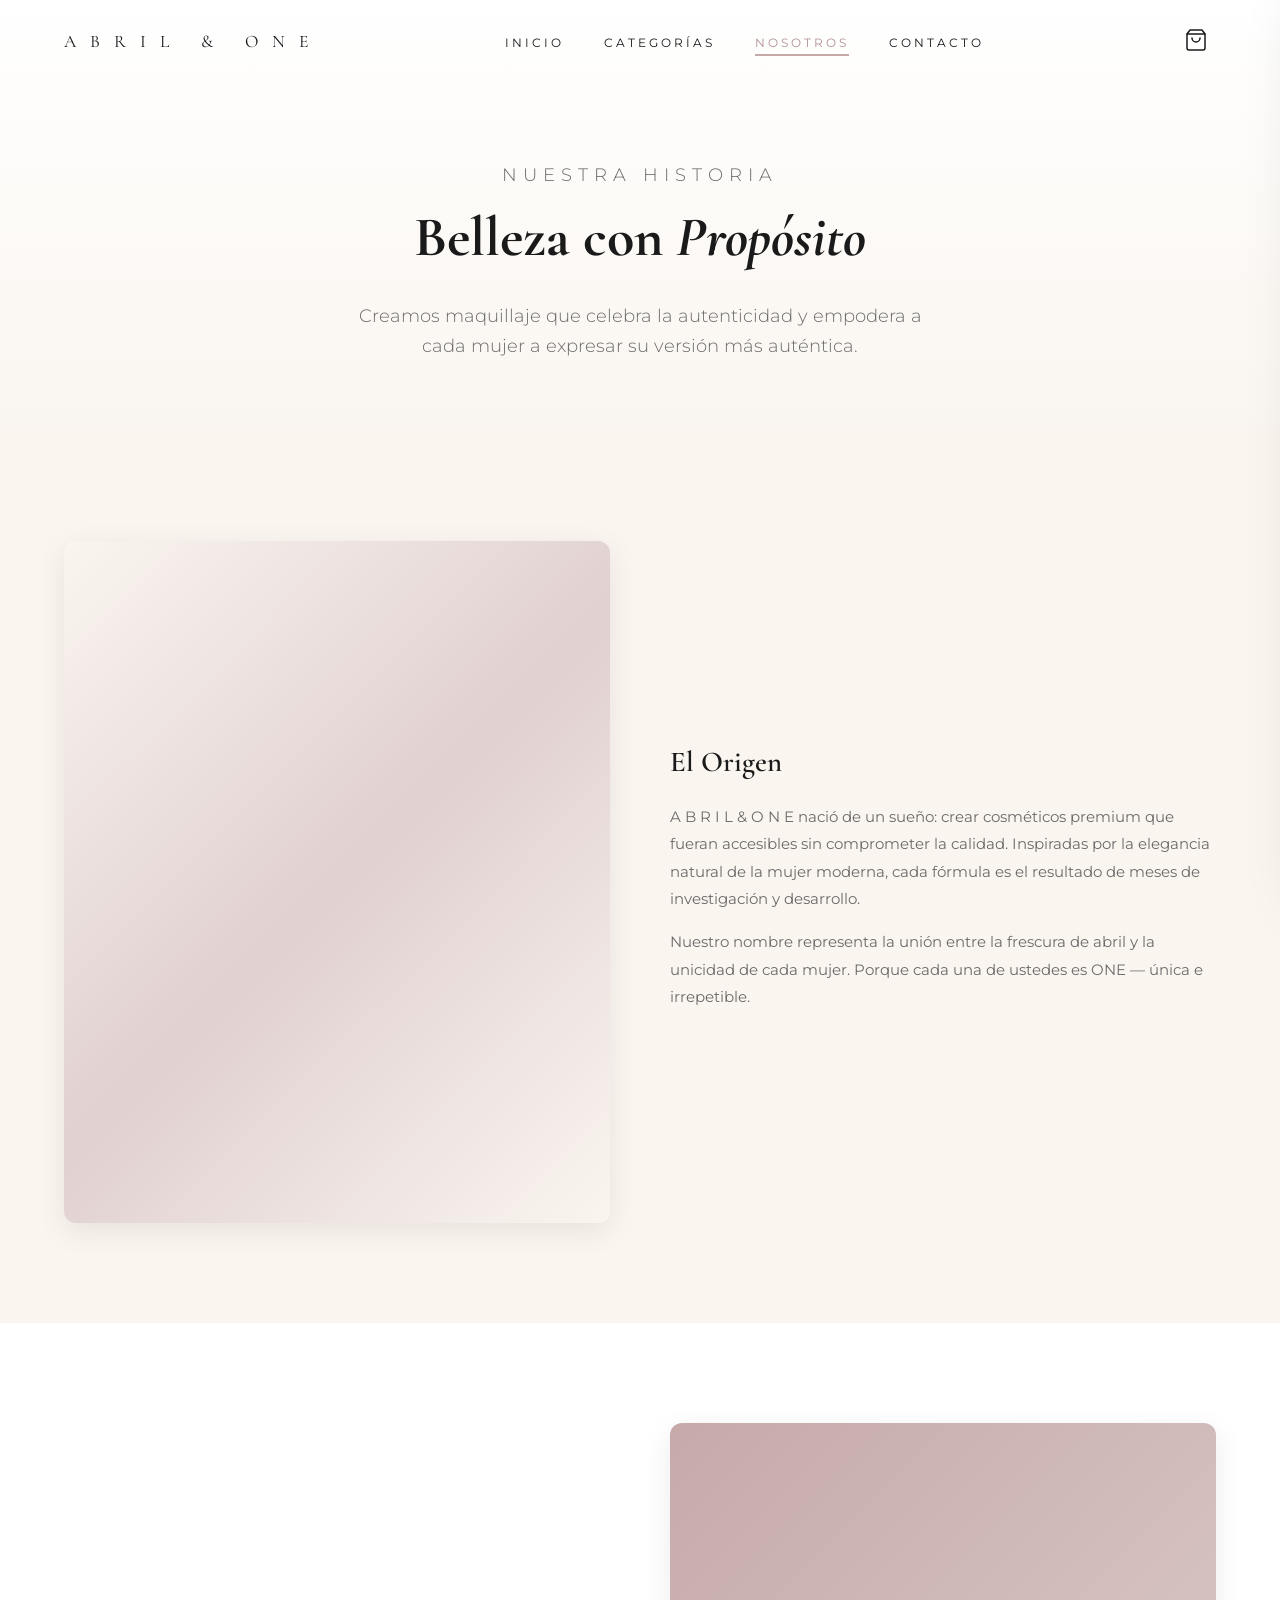
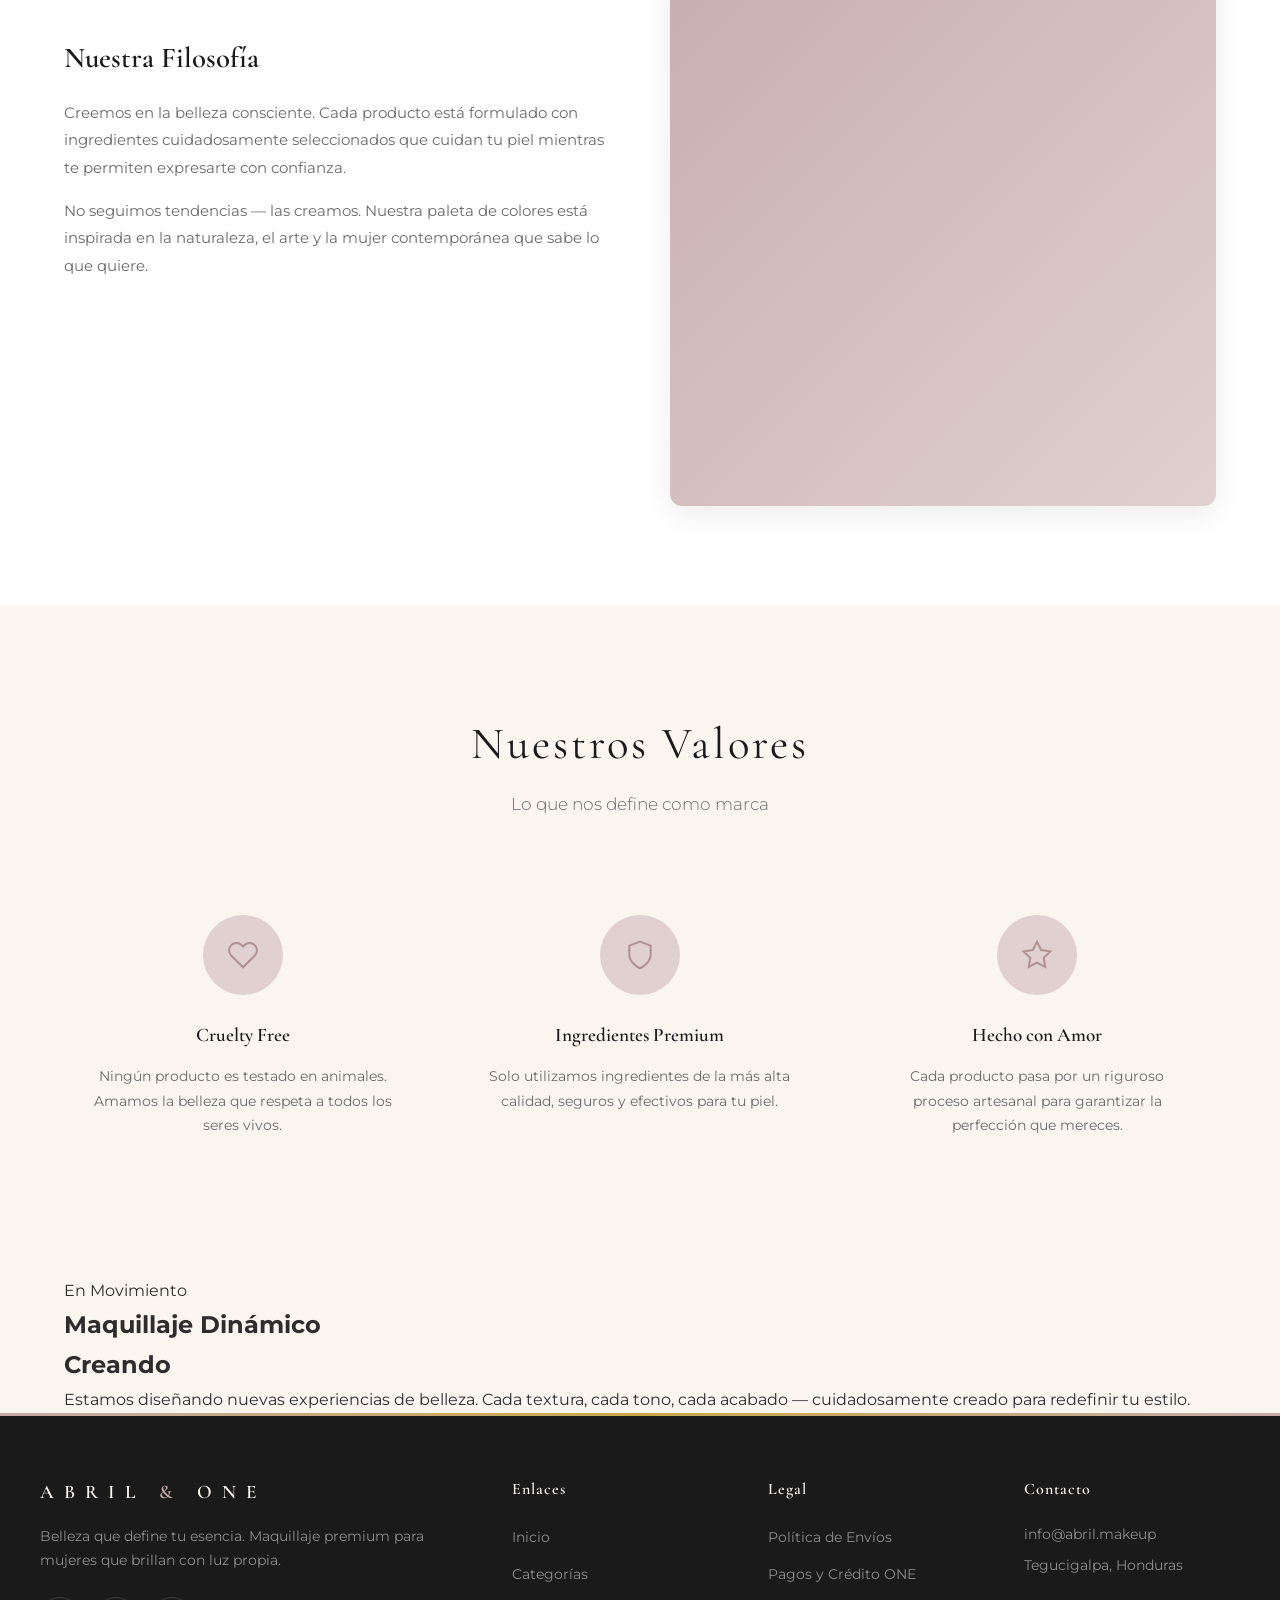
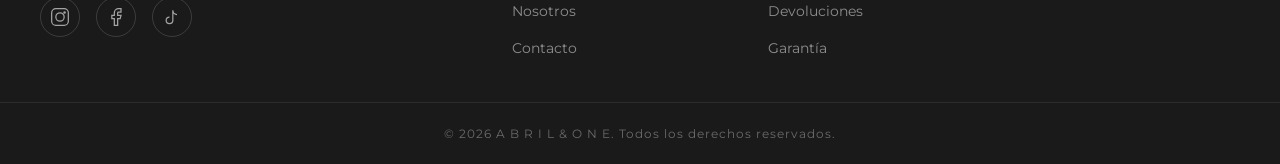
<file: nosotros.html>
<!DOCTYPE html>
<html lang="es">
<head>
  <meta charset="UTF-8">
  <meta name="viewport" content="width=device-width, initial-scale=1.0">
  <meta name="description" content="Conoce la historia de A B R I L & O N E — Maquillaje premium con alma.">
  <title>Nosotros | A B R I L &amp; O N E</title>
  <link rel="preconnect" href="https://fonts.googleapis.com">
  <link rel="preconnect" href="https://fonts.gstatic.com" crossorigin>
  <link href="https://fonts.googleapis.com/css2?family=Cormorant+Garamond:ital,wght@0,300;0,400;0,500;0,600;0,700;1,300;1,400&family=Montserrat:wght@300;400;500;600&display=swap" rel="stylesheet">
  <link rel="stylesheet" href="css/styles.css">
</head>
<body>

  <!-- NAVBAR -->
  <nav class="navbar" id="navbar">
    <div class="container nav-container">
      <a href="index.html" class="nav-logo">A B R I L &nbsp; &amp; &nbsp; O N E</a>
      <ul class="nav-links" id="navLinks">
        <li><a href="index.html">Inicio</a></li>
        <li><a href="productos.html">Categorías</a></li>
        <li><a href="nosotros.html" class="active">Nosotros</a></li>
        <li><a href="contacto.html">Contacto</a></li>
      </ul>
      <div class="nav-actions">
        <button class="cart-btn" id="cartBtn" aria-label="Carrito de compras">
          <svg width="24" height="24" viewBox="0 0 24 24" fill="none" stroke="currentColor" stroke-width="1.5" stroke-linecap="round" stroke-linejoin="round">
            <path d="M6 2L3 6v14a2 2 0 002 2h14a2 2 0 002-2V6l-3-4z"/>
            <line x1="3" y1="6" x2="21" y2="6"/>
            <path d="M16 10a4 4 0 01-8 0"/>
          </svg>
          <span class="cart-count" id="cartCount">0</span>
        </button>
        <button class="menu-toggle" id="menuToggle" aria-label="Abrir menú" aria-expanded="false">
          <span></span><span></span><span></span>
        </button>
      </div>
    </div>
  </nav>

  <!-- HERO -->
  <section class="about-hero">
    <p class="hero-subtitle fade-in">Nuestra Historia</p>
    <h1 class="fade-in">Belleza con <em>Propósito</em></h1>
    <p class="fade-in">Creamos maquillaje que celebra la autenticidad y empodera a cada mujer a expresar su versión más auténtica.</p>
  </section>

  <!-- STORY -->
  <section class="section">
    <div class="container">
      <div class="story-section scroll-reveal">
        <div class="story-img" style="background: linear-gradient(135deg, var(--marfil), var(--rosa-palo-light), var(--marfil));">
        </div>
        <div class="story-content">
          <h2>El Origen</h2>
          <p>A B R I L  &  O N E nació de un sueño: crear cosméticos premium que fueran accesibles sin comprometer la calidad. Inspiradas por la elegancia natural de la mujer moderna, cada fórmula es el resultado de meses de investigación y desarrollo.</p>
          <p>Nuestro nombre representa la unión entre la frescura de abril y la unicidad de cada mujer. Porque cada una de ustedes es ONE — única e irrepetible.</p>
        </div>
      </div>
    </div>
  </section>

  <section class="section" style="background: var(--blanco);">
    <div class="container">
      <div class="story-section reverse scroll-reveal">
        <div class="story-img" style="background: linear-gradient(135deg, var(--rosa-palo), var(--rosa-palo-light));">
        </div>
        <div class="story-content">
          <h2>Nuestra Filosofía</h2>
          <p>Creemos en la belleza consciente. Cada producto está formulado con ingredientes cuidadosamente seleccionados que cuidan tu piel mientras te permiten expresarte con confianza.</p>
          <p>No seguimos tendencias — las creamos. Nuestra paleta de colores está inspirada en la naturaleza, el arte y la mujer contemporánea que sabe lo que quiere.</p>
        </div>
      </div>
    </div>
  </section>

  <!-- VALUES -->
  <section class="section">
    <div class="container">
      <h2 class="section-title scroll-reveal">Nuestros Valores</h2>
      <p class="section-subtitle scroll-reveal">Lo que nos define como marca</p>
      <div class="values-grid">
        <div class="value-card scroll-reveal">
          <div class="value-icon">
            <svg width="32" height="32" viewBox="0 0 24 24" fill="none" stroke="currentColor" stroke-width="1.5"><path d="M20.84 4.61a5.5 5.5 0 00-7.78 0L12 5.67l-1.06-1.06a5.5 5.5 0 00-7.78 7.78l1.06 1.06L12 21.23l7.78-7.78 1.06-1.06a5.5 5.5 0 000-7.78z"/></svg>
          </div>
          <h3>Cruelty Free</h3>
          <p>Ningún producto es testado en animales. Amamos la belleza que respeta a todos los seres vivos.</p>
        </div>
        <div class="value-card scroll-reveal">
          <div class="value-icon">
            <svg width="32" height="32" viewBox="0 0 24 24" fill="none" stroke="currentColor" stroke-width="1.5"><path d="M12 22s8-4 8-10V5l-8-3-8 3v7c0 6 8 10 8 10z"/></svg>
          </div>
          <h3>Ingredientes Premium</h3>
          <p>Solo utilizamos ingredientes de la más alta calidad, seguros y efectivos para tu piel.</p>
        </div>
        <div class="value-card scroll-reveal">
          <div class="value-icon">
            <svg width="32" height="32" viewBox="0 0 24 24" fill="none" stroke="currentColor" stroke-width="1.5"><polygon points="12 2 15.09 8.26 22 9.27 17 14.14 18.18 21.02 12 17.77 5.82 21.02 7 14.14 2 9.27 8.91 8.26 12 2"/></svg>
          </div>
          <h3>Hecho con Amor</h3>
          <p>Cada producto pasa por un riguroso proceso artesanal para garantizar la perfección que mereces.</p>
        </div>
      </div>
    </div>
  </section>

  <!-- CREANDO SECTION -->
  <section class="creando-section">
    <div class="creando-bg"><div class="creando-particle"></div><div class="creando-particle"></div><div class="creando-particle"></div><div class="creando-particle"></div><div class="creando-particle"></div></div>
    <div class="container creando-content">
      <p class="creando-label">En Movimiento</p>
      <h2 class="creando-title">Maquillaje Dinámico<br><span>Creando</span></h2>
      <p class="creando-desc">Estamos diseñando nuevas experiencias de belleza. Cada textura, cada tono, cada acabado — cuidadosamente creado para redefinir tu estilo.</p>
      <div class="creando-indicators"><div class="creando-dot"></div><div class="creando-dot"></div><div class="creando-dot"></div></div>
    </div>
  </section>

  <!-- FOOTER -->
  <footer class="footer">
    <div class="footer-accent"></div>
    <div class="container footer-grid">
      <div class="footer-brand">
        <h3 class="footer-logo">A B R I L &nbsp; <span>&amp;</span> &nbsp; O N E</h3>
        <p>Belleza que define tu esencia. Maquillaje premium para mujeres que brillan con luz propia.</p>
        <div class="social-links">
          <a href="#" aria-label="Instagram"><svg width="20" height="20" viewBox="0 0 24 24" fill="none" stroke="currentColor" stroke-width="1.5"><rect x="2" y="2" width="20" height="20" rx="5"/><circle cx="12" cy="12" r="5"/><circle cx="17.5" cy="6.5" r="1.5" fill="currentColor" stroke="none"/></svg></a>
          <a href="#" aria-label="Facebook"><svg width="20" height="20" viewBox="0 0 24 24" fill="none" stroke="currentColor" stroke-width="1.5"><path d="M18 2h-3a5 5 0 00-5 5v3H7v4h3v8h4v-8h3l1-4h-4V7a1 1 0 011-1h3z"/></svg></a>
          <a href="#" aria-label="TikTok"><svg width="20" height="20" viewBox="0 0 24 24" fill="none" stroke="currentColor" stroke-width="1.5"><path d="M9 12a4 4 0 104 4V4a5 5 0 005 5"/></svg></a>
        </div>
      </div>
      <div class="footer-links">
        <h4>Enlaces</h4>
        <ul>
          <li><a href="index.html">Inicio</a></li>
          <li><a href="productos.html">Categorías</a></li>
          <li><a href="nosotros.html">Nosotros</a></li>
          <li><a href="contacto.html">Contacto</a></li>
        </ul>
      </div>
      <div class="footer-links">
        <h4>Legal</h4>
        <ul>
          <li><a href="politicas.html#envios">Política de Envíos</a></li>
          <li><a href="politicas.html#pagos">Pagos y Crédito ONE</a></li>
          <li><a href="politicas.html#devoluciones">Devoluciones</a></li>
          <li><a href="politicas.html#garantia">Garantía</a></li>
        </ul>
      </div>
      <div class="footer-contact">
        <h4>Contacto</h4>
        <p><a href="mailto:info@abril.makeup" style="color:rgba(255,255,255,0.5);transition:color 0.3s;" onmouseover="this.style.color='var(--rosa-palo)'" onmouseout="this.style.color='rgba(255,255,255,0.5)'">info@abril.makeup</a></p>
        <p>Tegucigalpa, Honduras</p>
      </div>
    </div>
    <div class="footer-bottom">
      <div class="container">
        <p>&copy; <span id="currentYear"></span> A B R I L & O N E. Todos los derechos reservados.</p>
      </div>
    </div>
  </footer>

  <!-- CART SIDEBAR -->
  <div class="cart-overlay" id="cartOverlay"></div>
  <aside class="cart-sidebar" id="cartSidebar">
    <div class="cart-header"><h3>Tu Carrito</h3><button class="cart-close" id="cartClose" aria-label="Cerrar carrito"><svg width="20" height="20" viewBox="0 0 24 24" fill="none" stroke="currentColor" stroke-width="1.5"><line x1="18" y1="6" x2="6" y2="18"/><line x1="6" y1="6" x2="18" y2="18"/></svg></button></div>
    <div class="cart-items" id="cartItems"></div>
    <div class="cart-empty" id="cartEmpty"><svg width="48" height="48" viewBox="0 0 24 24" fill="none" stroke="currentColor" stroke-width="1" style="color:var(--gris-light);"><path d="M6 2L3 6v14a2 2 0 002 2h14a2 2 0 002-2V6l-3-4z"/><line x1="3" y1="6" x2="21" y2="6"/><path d="M16 10a4 4 0 01-8 0"/></svg><p>Tu carrito está vacío</p></div>
    <div class="cart-footer" id="cartFooter">
      <div class="cart-subtotal"><span>Subtotal</span><span id="cartSubtotal">L. 0</span></div>
      <div class="cart-credit-option"><label class="credit-toggle"><input type="checkbox" id="creditOneToggle"><span class="credit-toggle-slider"></span><span class="credit-toggle-label">Crédito ONE</span></label><p class="credit-desc">Paga 50% al hacer tu pedido y 50% 24h antes de recibir</p><div class="credit-breakdown" id="creditBreakdown"><div class="credit-row"><span>Ahora</span><span id="creditNow">L. 0</span></div><div class="credit-row"><span>24h antes de recibir</span><span id="creditLater">L. 0</span></div></div></div>
      <div class="cart-cliente-form" id="cartClienteForm"><p class="cart-form-label">Tus datos para el pedido</p><input type="text" id="clienteNombre" class="cart-input" placeholder="Tu nombre" required><input type="email" id="clienteEmail" class="cart-input" placeholder="Tu correo electrónico" required><div class="cart-discount-badge" id="discountBadge" style="display:none;"><svg width="16" height="16" viewBox="0 0 24 24" fill="none" stroke="currentColor" stroke-width="2"><path d="M20 6L9 17l-5-5"/></svg><span>10% de descuento en tu primer pedido</span></div><div class="cart-address-fields" id="addressFields" style="display:none;"><p class="cart-form-label" style="margin-top:12px;">Dirección de entrega</p><select id="clienteDepto" class="cart-input" onchange="showNextField('clienteCiudad')"><option value="" disabled selected>Departamento</option><option>Francisco Morazán</option><option>Cortés</option><option>Atlántida</option><option>Comayagua</option><option>Choluteca</option><option>Copán</option><option>El Paraíso</option><option>Gracias a Dios</option><option>Intibucá</option><option>Islas de la Bahía</option><option>La Paz</option><option>Lempira</option><option>Ocotepeque</option><option>Olancho</option><option>Santa Bárbara</option><option>Valle</option><option>Yoro</option><option>Colón</option></select><input type="text" id="clienteCiudad" class="cart-input" placeholder="Ciudad" style="display:none;" oninput="if(this.value)showNextField('clienteColonia')"><input type="text" id="clienteColonia" class="cart-input" placeholder="Colonia / Barrio" style="display:none;" oninput="if(this.value)showNextField('clienteDireccion')"><input type="text" id="clienteDireccion" class="cart-input" placeholder="Dirección exacta (calle, casa, referencia)" style="display:none;"></div></div>
      <div class="cart-discount-row" id="discountRow" style="display:none;"><span>Descuento 10%</span><span id="cartDiscount">- L. 0</span></div>
      <div class="cart-total"><span>Total</span><span id="cartTotal">L. 0</span></div>
      <label class="policy-accept"><input type="checkbox" id="policyAccept"><span class="policy-accept-check"></span><span class="policy-accept-text">He leído y acepto las <a href="politicas.html" target="_blank">políticas de empresa</a></span></label>
      <button class="btn btn-primary cart-checkout-btn" id="checkoutBtn" style="width:100%;text-align:center;" disabled>Finalizar Compra</button>
      <div class="cart-section-divider"></div>
      <button class="btn btn-outline cart-history-btn" id="historyBtn" style="width:100%;text-align:center;font-size:0.65rem;padding:10px;" onclick="showCommunications()">Mis Comunicaciones</button>
      <div class="cart-history" id="cartHistory" style="display:none;"></div>
    </div>
  </aside>

  <script src="js/analytics.js"></script>
  <script src="js/supabase.js"></script>
  <script src="js/products.js"></script>
  <script src="js/main.js"></script>
</body>
</html>
</file>
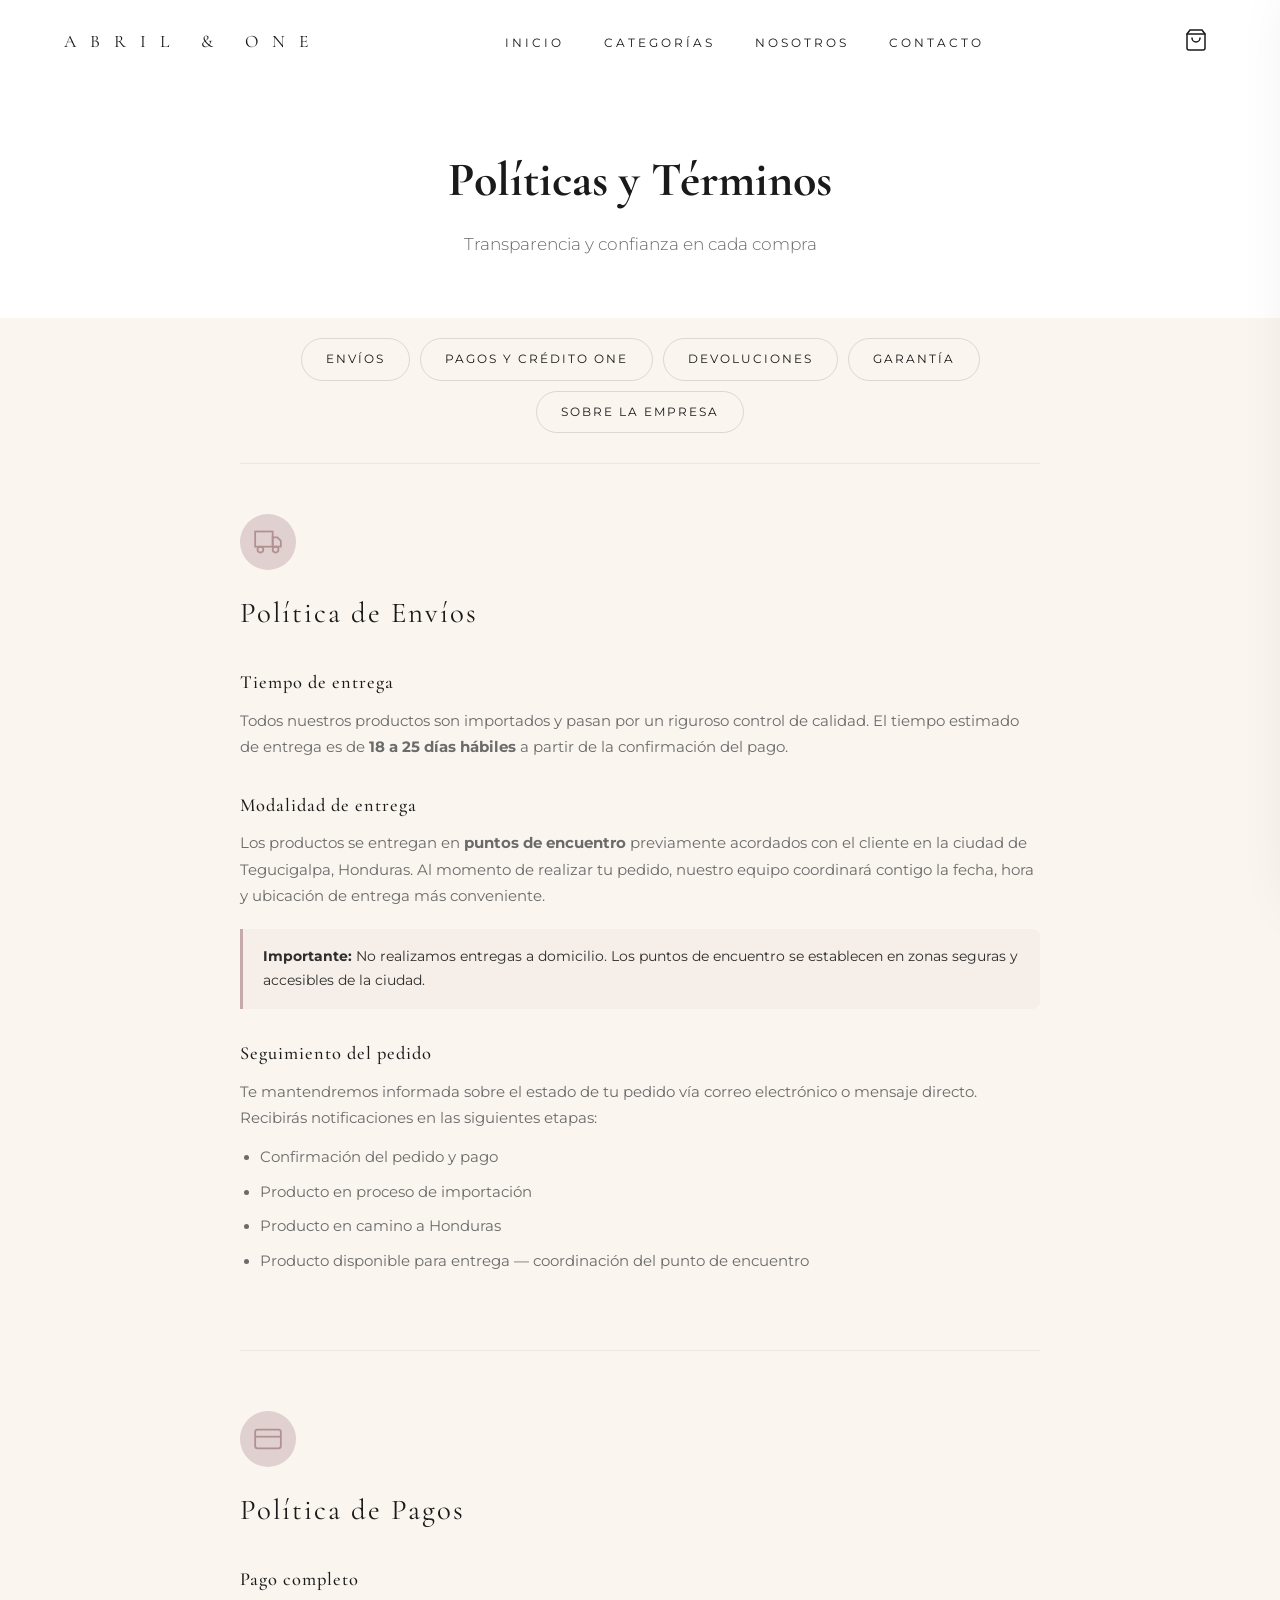
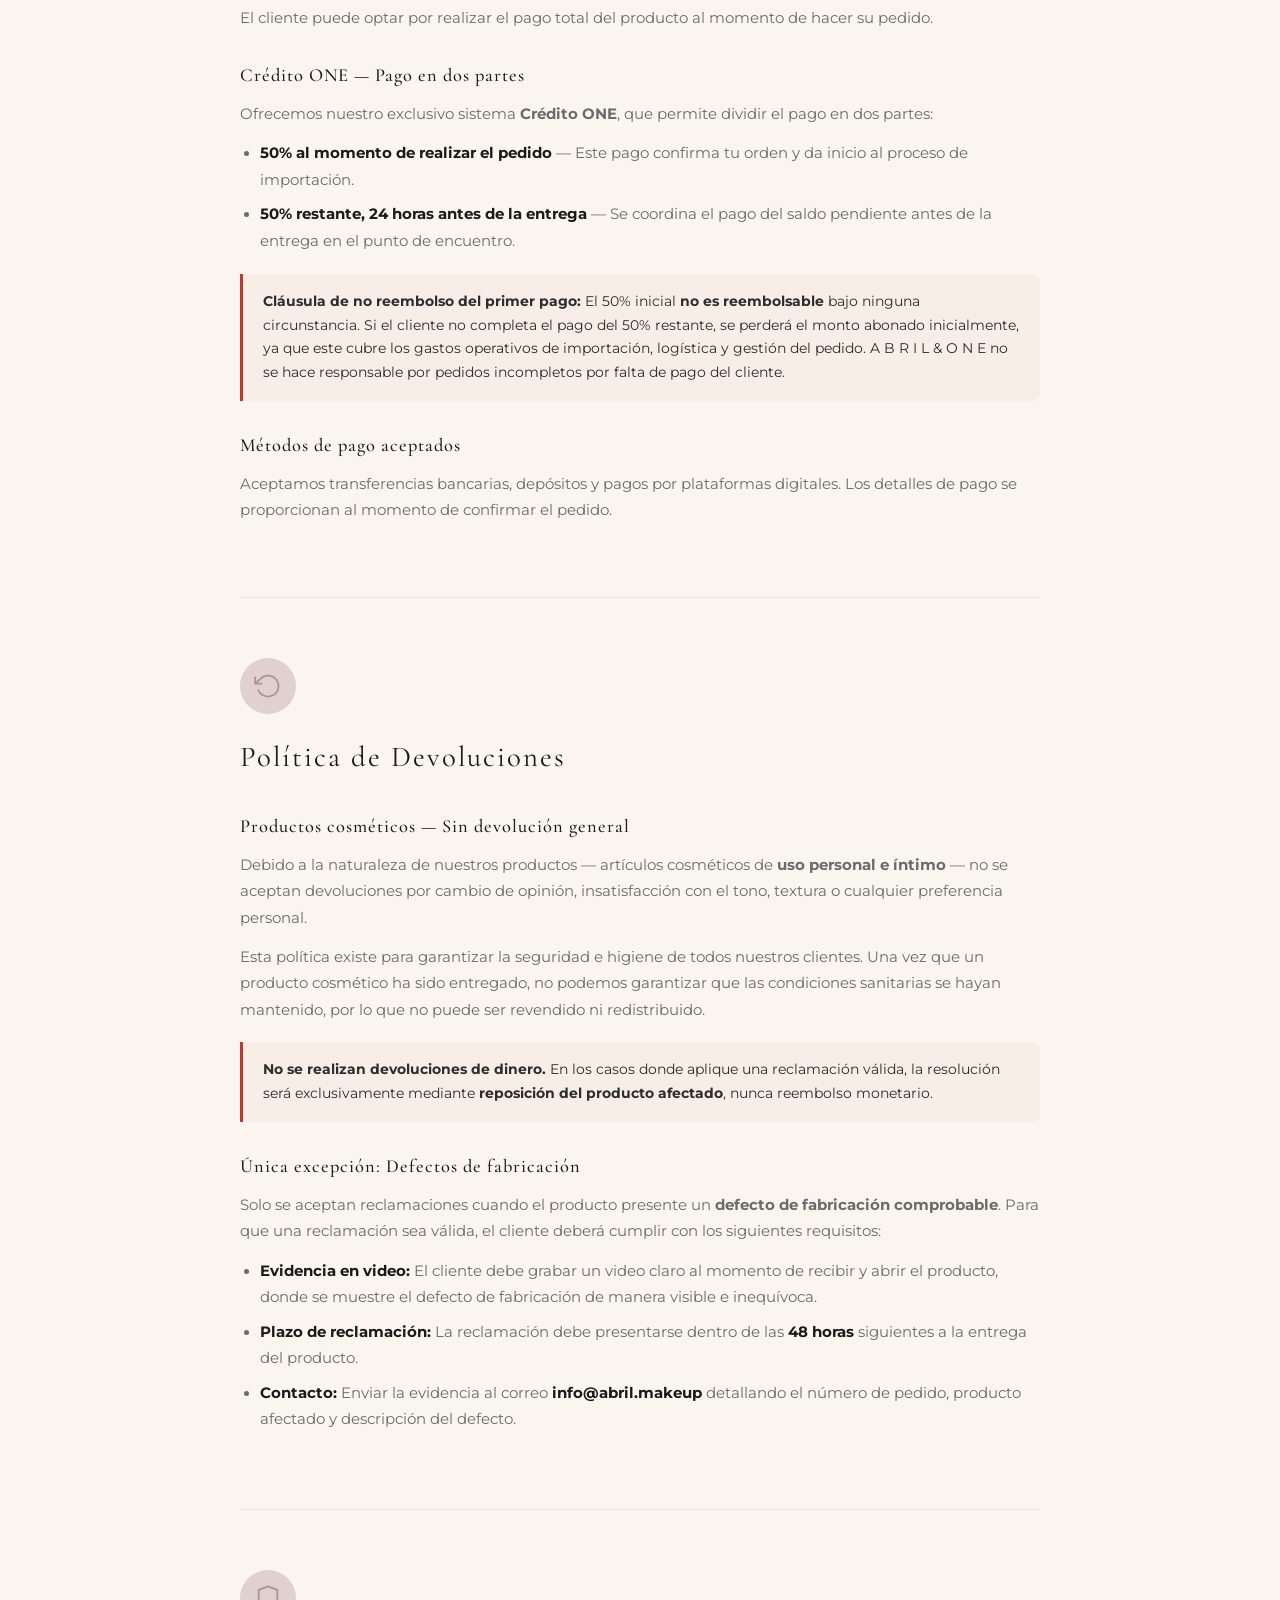
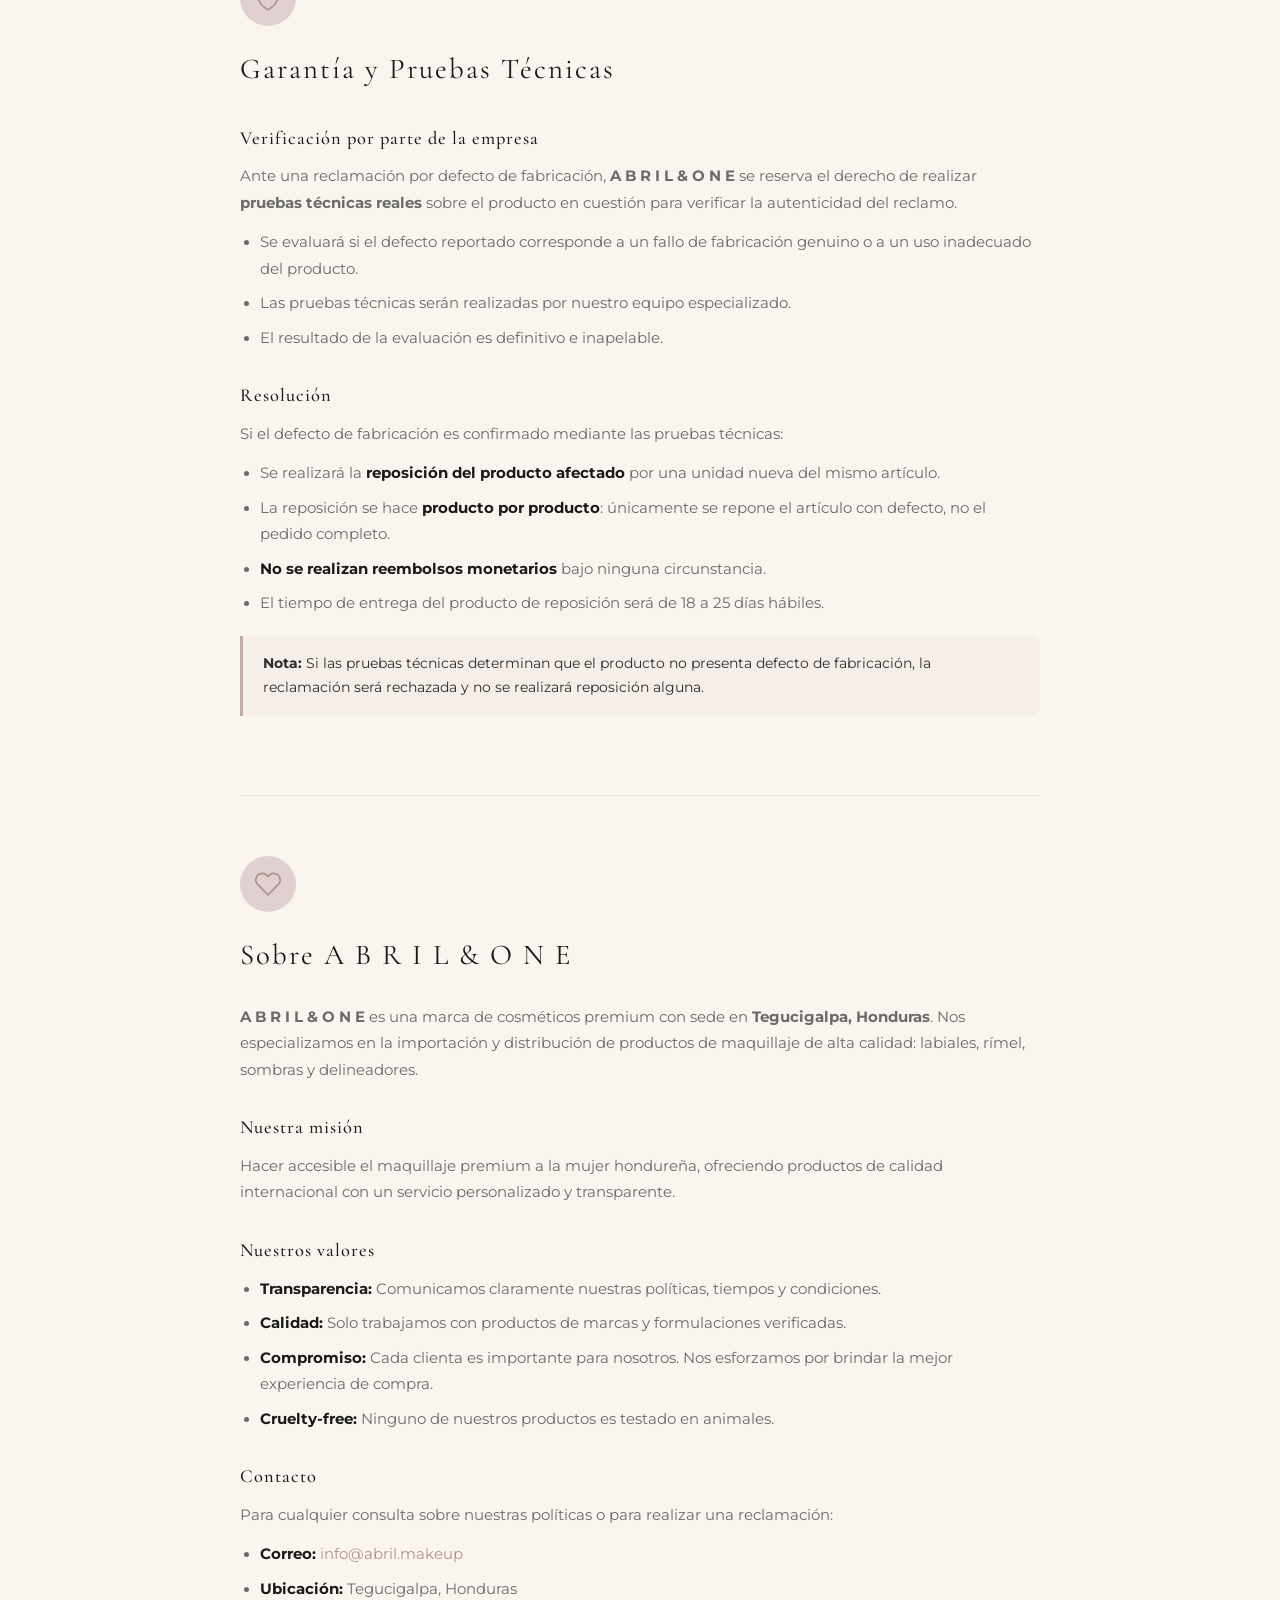
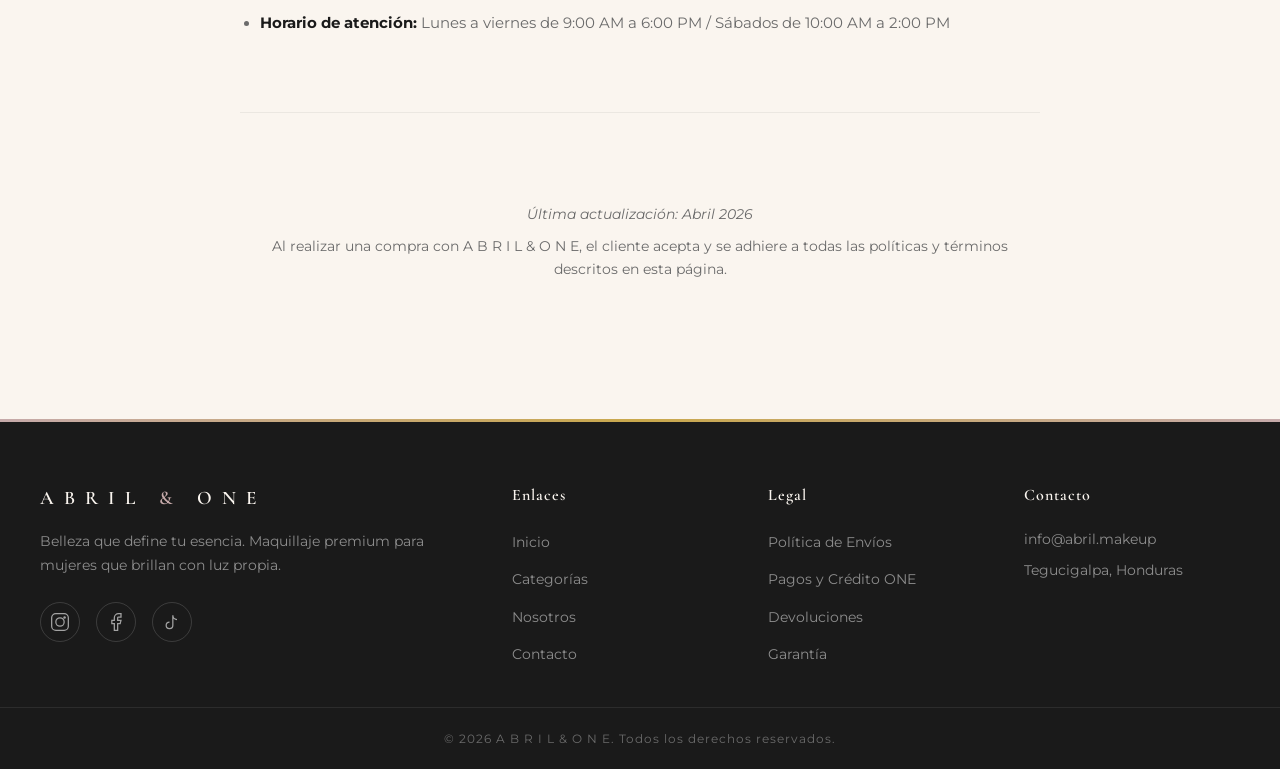
<file: politicas.html>
<!DOCTYPE html>
<html lang="es">
<head>
  <meta charset="UTF-8">
  <meta name="viewport" content="width=device-width, initial-scale=1.0">
  <meta name="description" content="Políticas de A B R I L & O N E — Envíos, devoluciones, pagos y términos.">
  <title>Políticas | A B R I L &amp; O N E</title>
  <link rel="preconnect" href="https://fonts.googleapis.com">
  <link rel="preconnect" href="https://fonts.gstatic.com" crossorigin>
  <link href="https://fonts.googleapis.com/css2?family=Cormorant+Garamond:ital,wght@0,300;0,400;0,500;0,600;0,700;1,300;1,400&family=Montserrat:wght@300;400;500;600&display=swap" rel="stylesheet">
  <link rel="stylesheet" href="css/styles.css">
</head>
<body>

  <!-- NAVBAR -->
  <nav class="navbar" id="navbar">
    <div class="container nav-container">
      <a href="index.html" class="nav-logo">A B R I L &nbsp; &amp; &nbsp; O N E</a>
      <ul class="nav-links" id="navLinks">
        <li><a href="index.html">Inicio</a></li>
        <li><a href="productos.html">Categorías</a></li>
        <li><a href="nosotros.html">Nosotros</a></li>
        <li><a href="contacto.html">Contacto</a></li>
      </ul>
      <div class="nav-actions">
        <button class="cart-btn" id="cartBtn" aria-label="Carrito de compras">
          <svg width="24" height="24" viewBox="0 0 24 24" fill="none" stroke="currentColor" stroke-width="1.5" stroke-linecap="round" stroke-linejoin="round">
            <path d="M6 2L3 6v14a2 2 0 002 2h14a2 2 0 002-2V6l-3-4z"/>
            <line x1="3" y1="6" x2="21" y2="6"/>
            <path d="M16 10a4 4 0 01-8 0"/>
          </svg>
          <span class="cart-count" id="cartCount">0</span>
        </button>
        <button class="menu-toggle" id="menuToggle" aria-label="Abrir menú" aria-expanded="false">
          <span></span><span></span><span></span>
        </button>
      </div>
    </div>
  </nav>

  <!-- PAGE HEADER -->
  <section class="page-header">
    <h1>Políticas y Términos</h1>
    <p>Transparencia y confianza en cada compra</p>
  </section>

  <!-- POLICIES CONTENT -->
  <section class="section" style="padding-top: 20px;">
    <div class="container">
      <div class="policy-content">

        <!-- NAVIGATION -->
        <div class="policy-nav scroll-reveal">
          <a href="#envios" class="policy-nav-item">Envíos</a>
          <a href="#pagos" class="policy-nav-item">Pagos y Crédito ONE</a>
          <a href="#devoluciones" class="policy-nav-item">Devoluciones</a>
          <a href="#garantia" class="policy-nav-item">Garantía</a>
          <a href="#empresa" class="policy-nav-item">Sobre la Empresa</a>
        </div>

        <!-- ENVÍOS -->
        <div class="policy-section scroll-reveal" id="envios">
          <div class="policy-icon">
            <svg width="28" height="28" viewBox="0 0 24 24" fill="none" stroke="currentColor" stroke-width="1.5"><rect x="1" y="3" width="15" height="13"/><polygon points="16 8 20 8 23 11 23 16 16 16 16 8"/><circle cx="5.5" cy="18.5" r="2.5"/><circle cx="18.5" cy="18.5" r="2.5"/></svg>
          </div>
          <h2>Política de Envíos</h2>

          <h3>Tiempo de entrega</h3>
          <p>Todos nuestros productos son importados y pasan por un riguroso control de calidad. El tiempo estimado de entrega es de <strong>18 a 25 días hábiles</strong> a partir de la confirmación del pago.</p>

          <h3>Modalidad de entrega</h3>
          <p>Los productos se entregan en <strong>puntos de encuentro</strong> previamente acordados con el cliente en la ciudad de Tegucigalpa, Honduras. Al momento de realizar tu pedido, nuestro equipo coordinará contigo la fecha, hora y ubicación de entrega más conveniente.</p>

          <div class="policy-highlight">
            <strong>Importante:</strong> No realizamos entregas a domicilio. Los puntos de encuentro se establecen en zonas seguras y accesibles de la ciudad.
          </div>

          <h3>Seguimiento del pedido</h3>
          <p>Te mantendremos informada sobre el estado de tu pedido vía correo electrónico o mensaje directo. Recibirás notificaciones en las siguientes etapas:</p>
          <ul class="policy-list">
            <li>Confirmación del pedido y pago</li>
            <li>Producto en proceso de importación</li>
            <li>Producto en camino a Honduras</li>
            <li>Producto disponible para entrega — coordinación del punto de encuentro</li>
          </ul>
        </div>

        <!-- PAGOS -->
        <div class="policy-section scroll-reveal" id="pagos">
          <div class="policy-icon">
            <svg width="28" height="28" viewBox="0 0 24 24" fill="none" stroke="currentColor" stroke-width="1.5"><rect x="1" y="4" width="22" height="16" rx="2"/><line x1="1" y1="10" x2="23" y2="10"/></svg>
          </div>
          <h2>Política de Pagos</h2>

          <h3>Pago completo</h3>
          <p>El cliente puede optar por realizar el pago total del producto al momento de hacer su pedido.</p>

          <h3>Crédito ONE — Pago en dos partes</h3>
          <p>Ofrecemos nuestro exclusivo sistema <strong>Crédito ONE</strong>, que permite dividir el pago en dos partes:</p>
          <ul class="policy-list">
            <li><strong>50% al momento de realizar el pedido</strong> — Este pago confirma tu orden y da inicio al proceso de importación.</li>
            <li><strong>50% restante, 24 horas antes de la entrega</strong> — Se coordina el pago del saldo pendiente antes de la entrega en el punto de encuentro.</li>
          </ul>

          <div class="policy-highlight policy-highlight-important">
            <strong>Cláusula de no reembolso del primer pago:</strong> El 50% inicial <strong>no es reembolsable</strong> bajo ninguna circunstancia. Si el cliente no completa el pago del 50% restante, se perderá el monto abonado inicialmente, ya que este cubre los gastos operativos de importación, logística y gestión del pedido. A B R I L & O N E no se hace responsable por pedidos incompletos por falta de pago del cliente.
          </div>

          <h3>Métodos de pago aceptados</h3>
          <p>Aceptamos transferencias bancarias, depósitos y pagos por plataformas digitales. Los detalles de pago se proporcionan al momento de confirmar el pedido.</p>
        </div>

        <!-- DEVOLUCIONES -->
        <div class="policy-section scroll-reveal" id="devoluciones">
          <div class="policy-icon">
            <svg width="28" height="28" viewBox="0 0 24 24" fill="none" stroke="currentColor" stroke-width="1.5"><polyline points="1 4 1 10 7 10"/><path d="M3.51 15a9 9 0 102.13-9.36L1 10"/></svg>
          </div>
          <h2>Política de Devoluciones</h2>

          <h3>Productos cosméticos — Sin devolución general</h3>
          <p>Debido a la naturaleza de nuestros productos — artículos cosméticos de <strong>uso personal e íntimo</strong> — no se aceptan devoluciones por cambio de opinión, insatisfacción con el tono, textura o cualquier preferencia personal.</p>
          <p>Esta política existe para garantizar la seguridad e higiene de todos nuestros clientes. Una vez que un producto cosmético ha sido entregado, no podemos garantizar que las condiciones sanitarias se hayan mantenido, por lo que no puede ser revendido ni redistribuido.</p>

          <div class="policy-highlight policy-highlight-important">
            <strong>No se realizan devoluciones de dinero.</strong> En los casos donde aplique una reclamación válida, la resolución será exclusivamente mediante <strong>reposición del producto afectado</strong>, nunca reembolso monetario.
          </div>

          <h3>Única excepción: Defectos de fabricación</h3>
          <p>Solo se aceptan reclamaciones cuando el producto presente un <strong>defecto de fabricación comprobable</strong>. Para que una reclamación sea válida, el cliente deberá cumplir con los siguientes requisitos:</p>

          <ul class="policy-list">
            <li><strong>Evidencia en video:</strong> El cliente debe grabar un video claro al momento de recibir y abrir el producto, donde se muestre el defecto de fabricación de manera visible e inequívoca.</li>
            <li><strong>Plazo de reclamación:</strong> La reclamación debe presentarse dentro de las <strong>48 horas</strong> siguientes a la entrega del producto.</li>
            <li><strong>Contacto:</strong> Enviar la evidencia al correo <strong>info@abril.makeup</strong> detallando el número de pedido, producto afectado y descripción del defecto.</li>
          </ul>
        </div>

        <!-- GARANTÍA -->
        <div class="policy-section scroll-reveal" id="garantia">
          <div class="policy-icon">
            <svg width="28" height="28" viewBox="0 0 24 24" fill="none" stroke="currentColor" stroke-width="1.5"><path d="M12 22s8-4 8-10V5l-8-3-8 3v7c0 6 8 10 8 10z"/></svg>
          </div>
          <h2>Garantía y Pruebas Técnicas</h2>

          <h3>Verificación por parte de la empresa</h3>
          <p>Ante una reclamación por defecto de fabricación, <strong>A B R I L & O N E</strong> se reserva el derecho de realizar <strong>pruebas técnicas reales</strong> sobre el producto en cuestión para verificar la autenticidad del reclamo.</p>

          <ul class="policy-list">
            <li>Se evaluará si el defecto reportado corresponde a un fallo de fabricación genuino o a un uso inadecuado del producto.</li>
            <li>Las pruebas técnicas serán realizadas por nuestro equipo especializado.</li>
            <li>El resultado de la evaluación es definitivo e inapelable.</li>
          </ul>

          <h3>Resolución</h3>
          <p>Si el defecto de fabricación es confirmado mediante las pruebas técnicas:</p>
          <ul class="policy-list">
            <li>Se realizará la <strong>reposición del producto afectado</strong> por una unidad nueva del mismo artículo.</li>
            <li>La reposición se hace <strong>producto por producto</strong>: únicamente se repone el artículo con defecto, no el pedido completo.</li>
            <li><strong>No se realizan reembolsos monetarios</strong> bajo ninguna circunstancia.</li>
            <li>El tiempo de entrega del producto de reposición será de 18 a 25 días hábiles.</li>
          </ul>

          <div class="policy-highlight">
            <strong>Nota:</strong> Si las pruebas técnicas determinan que el producto no presenta defecto de fabricación, la reclamación será rechazada y no se realizará reposición alguna.
          </div>
        </div>

        <!-- EMPRESA -->
        <div class="policy-section scroll-reveal" id="empresa">
          <div class="policy-icon">
            <svg width="28" height="28" viewBox="0 0 24 24" fill="none" stroke="currentColor" stroke-width="1.5"><path d="M20.84 4.61a5.5 5.5 0 00-7.78 0L12 5.67l-1.06-1.06a5.5 5.5 0 00-7.78 7.78l1.06 1.06L12 21.23l7.78-7.78 1.06-1.06a5.5 5.5 0 000-7.78z"/></svg>
          </div>
          <h2>Sobre A B R I L & O N E</h2>

          <p><strong>A B R I L & O N E</strong> es una marca de cosméticos premium con sede en <strong>Tegucigalpa, Honduras</strong>. Nos especializamos en la importación y distribución de productos de maquillaje de alta calidad: labiales, rímel, sombras y delineadores.</p>

          <h3>Nuestra misión</h3>
          <p>Hacer accesible el maquillaje premium a la mujer hondureña, ofreciendo productos de calidad internacional con un servicio personalizado y transparente.</p>

          <h3>Nuestros valores</h3>
          <ul class="policy-list">
            <li><strong>Transparencia:</strong> Comunicamos claramente nuestras políticas, tiempos y condiciones.</li>
            <li><strong>Calidad:</strong> Solo trabajamos con productos de marcas y formulaciones verificadas.</li>
            <li><strong>Compromiso:</strong> Cada clienta es importante para nosotros. Nos esforzamos por brindar la mejor experiencia de compra.</li>
            <li><strong>Cruelty-free:</strong> Ninguno de nuestros productos es testado en animales.</li>
          </ul>

          <h3>Contacto</h3>
          <p>Para cualquier consulta sobre nuestras políticas o para realizar una reclamación:</p>
          <ul class="policy-list">
            <li><strong>Correo:</strong> <a href="mailto:info@abril.makeup" style="color:var(--rosa-palo-dark);">info@abril.makeup</a></li>
            <li><strong>Ubicación:</strong> Tegucigalpa, Honduras</li>
            <li><strong>Horario de atención:</strong> Lunes a viernes de 9:00 AM a 6:00 PM / Sábados de 10:00 AM a 2:00 PM</li>
          </ul>
        </div>

        <div class="policy-footer scroll-reveal">
          <p><em>Última actualización: Abril 2026</em></p>
          <p>Al realizar una compra con A B R I L & O N E, el cliente acepta y se adhiere a todas las políticas y términos descritos en esta página.</p>
        </div>

      </div>
    </div>
  </section>

  <!-- FOOTER -->
  <footer class="footer">
    <div class="footer-accent"></div>
    <div class="container footer-grid">
      <div class="footer-brand">
        <h3 class="footer-logo">A B R I L &nbsp; <span>&amp;</span> &nbsp; O N E</h3>
        <p>Belleza que define tu esencia. Maquillaje premium para mujeres que brillan con luz propia.</p>
        <div class="social-links">
          <a href="#" aria-label="Instagram"><svg width="20" height="20" viewBox="0 0 24 24" fill="none" stroke="currentColor" stroke-width="1.5"><rect x="2" y="2" width="20" height="20" rx="5"/><circle cx="12" cy="12" r="5"/><circle cx="17.5" cy="6.5" r="1.5" fill="currentColor" stroke="none"/></svg></a>
          <a href="#" aria-label="Facebook"><svg width="20" height="20" viewBox="0 0 24 24" fill="none" stroke="currentColor" stroke-width="1.5"><path d="M18 2h-3a5 5 0 00-5 5v3H7v4h3v8h4v-8h3l1-4h-4V7a1 1 0 011-1h3z"/></svg></a>
          <a href="#" aria-label="TikTok"><svg width="20" height="20" viewBox="0 0 24 24" fill="none" stroke="currentColor" stroke-width="1.5"><path d="M9 12a4 4 0 104 4V4a5 5 0 005 5"/></svg></a>
        </div>
      </div>
      <div class="footer-links">
        <h4>Enlaces</h4>
        <ul>
          <li><a href="index.html">Inicio</a></li>
          <li><a href="productos.html">Categorías</a></li>
          <li><a href="nosotros.html">Nosotros</a></li>
          <li><a href="contacto.html">Contacto</a></li>
        </ul>
      </div>
      <div class="footer-links">
        <h4>Legal</h4>
        <ul>
          <li><a href="politicas.html#envios">Política de Envíos</a></li>
          <li><a href="politicas.html#pagos">Pagos y Crédito ONE</a></li>
          <li><a href="politicas.html#devoluciones">Devoluciones</a></li>
          <li><a href="politicas.html#garantia">Garantía</a></li>
        </ul>
      </div>
      <div class="footer-contact">
        <h4>Contacto</h4>
        <p><a href="mailto:info@abril.makeup" style="color:rgba(255,255,255,0.5);transition:color 0.3s;" onmouseover="this.style.color='var(--rosa-palo)'" onmouseout="this.style.color='rgba(255,255,255,0.5)'">info@abril.makeup</a></p>
        <p>Tegucigalpa, Honduras</p>
      </div>
    </div>
    <div class="footer-bottom">
      <div class="container">
        <p>&copy; <span id="currentYear"></span> A B R I L & O N E. Todos los derechos reservados.</p>
      </div>
    </div>
  </footer>

  <!-- CART SIDEBAR -->
  <div class="cart-overlay" id="cartOverlay"></div>
  <aside class="cart-sidebar" id="cartSidebar">
    <div class="cart-header"><h3>Tu Carrito</h3><button class="cart-close" id="cartClose" aria-label="Cerrar carrito"><svg width="20" height="20" viewBox="0 0 24 24" fill="none" stroke="currentColor" stroke-width="1.5"><line x1="18" y1="6" x2="6" y2="18"/><line x1="6" y1="6" x2="18" y2="18"/></svg></button></div>
    <div class="cart-items" id="cartItems"></div>
    <div class="cart-empty" id="cartEmpty"><svg width="48" height="48" viewBox="0 0 24 24" fill="none" stroke="currentColor" stroke-width="1" style="color:var(--gris-light);"><path d="M6 2L3 6v14a2 2 0 002 2h14a2 2 0 002-2V6l-3-4z"/><line x1="3" y1="6" x2="21" y2="6"/><path d="M16 10a4 4 0 01-8 0"/></svg><p>Tu carrito está vacío</p></div>
    <div class="cart-footer" id="cartFooter">
      <div class="cart-subtotal"><span>Subtotal</span><span id="cartSubtotal">L. 0</span></div>
      <div class="cart-credit-option"><label class="credit-toggle"><input type="checkbox" id="creditOneToggle"><span class="credit-toggle-slider"></span><span class="credit-toggle-label">Crédito ONE</span></label><p class="credit-desc">Paga 50% al hacer tu pedido y 50% 24h antes de recibir</p><div class="credit-breakdown" id="creditBreakdown"><div class="credit-row"><span>Ahora</span><span id="creditNow">L. 0</span></div><div class="credit-row"><span>24h antes de recibir</span><span id="creditLater">L. 0</span></div></div></div>
      <div class="cart-total"><span>Total</span><span id="cartTotal">L. 0</span></div>
      <label class="policy-accept"><input type="checkbox" id="policyAccept"><span class="policy-accept-check"></span><span class="policy-accept-text">He leído y acepto las <a href="politicas.html" target="_blank">políticas de empresa</a></span></label>
      <button class="btn btn-primary cart-checkout-btn" id="checkoutBtn" style="width:100%;text-align:center;" disabled>Finalizar Compra</button>
    </div>
  </aside>

  <script src="js/analytics.js"></script>
  <script src="js/products.js"></script>
  <script src="js/main.js"></script>
</body>
</html>
</file>
<file: css/styles.css>
/* ============================================
   A B R I L  &  O N E — Styles
   Colores: Marfil, Negro, Rosa Palo
   ============================================ */

:root {
  --marfil: #FAF5EF;
  --marfil-light: #FFFDF9;
  --negro: #1A1A1A;
  --negro-light: #2D2D2D;
  --rosa-palo: #C6AAAA;
  --rosa-palo-dark: #B09090;
  --rosa-palo-light: #E0D0D0;
  --gris: #6B6B6B;
  --gris-light: #A0A0A0;
  --dorado: #C9A84C;
  --blanco: #FFFFFF;

  --font-display: 'Cormorant Garamond', 'Playfair Display', Georgia, serif;
  --font-body: 'Montserrat', 'Segoe UI', sans-serif;

  --transition: 0.3s cubic-bezier(0.4, 0, 0.2, 1);
  --shadow-sm: 0 2px 8px rgba(0,0,0,0.06);
  --shadow-md: 0 8px 30px rgba(0,0,0,0.08);
  --shadow-lg: 0 16px 48px rgba(0,0,0,0.12);
  --radius: 12px;
  --radius-sm: 8px;
}

/* ---- RESET ---- */
*, *::before, *::after { box-sizing: border-box; margin: 0; padding: 0; }
html { scroll-behavior: smooth; font-size: 16px; }
body {
  font-family: var(--font-body);
  color: var(--negro-light);
  background: var(--marfil);
  line-height: 1.7;
  overflow-x: hidden;
  -webkit-font-smoothing: antialiased;
}
a { text-decoration: none; color: inherit; transition: color var(--transition); }
ul { list-style: none; }
img { max-width: 100%; display: block; }
button { cursor: pointer; border: none; background: none; font-family: inherit; }
input, textarea, select { font-family: inherit; font-size: inherit; }

/* ---- UTILITIES ---- */
.container { max-width: 1200px; margin: 0 auto; padding: 0 24px; }
.text-center { text-align: center; }
.section { padding: 100px 0; }
.section-title {
  font-family: var(--font-display);
  font-size: clamp(2rem, 5vw, 2.8rem);
  font-weight: 400;
  color: var(--negro);
  text-align: center;
  margin-bottom: 0.5rem;
  letter-spacing: 3px;
}
.section-subtitle {
  font-size: 1.05rem;
  color: var(--gris);
  text-align: center;
  margin-bottom: 3.5rem;
  font-weight: 300;
}

/* ---- BUTTONS ---- */
.btn {
  display: inline-block;
  padding: 15px 42px;
  font-size: 0.72rem;
  font-weight: 400;
  letter-spacing: 4px;
  text-transform: uppercase;
  border-radius: 0;
  transition: all var(--transition);
  position: relative;
  overflow: hidden;
}
.btn-primary {
  background: var(--rosa-palo);
  color: var(--blanco);
  border: 2px solid var(--rosa-palo);
}
.btn-primary:hover {
  background: var(--rosa-palo-dark);
  border-color: var(--rosa-palo-dark);
  transform: translateY(-2px);
  box-shadow: 0 8px 24px rgba(212, 160, 160, 0.35);
}
.btn-outline {
  background: transparent;
  color: var(--negro);
  border: 2px solid var(--negro);
}
.btn-outline:hover {
  background: var(--negro);
  color: var(--marfil);
  transform: translateY(-2px);
}

/* ============================================
   NAVBAR
   ============================================ */
.navbar {
  position: fixed;
  top: 0;
  left: 0;
  width: 100%;
  z-index: 1000;
  padding: 20px 0;
  transition: all var(--transition);
  background: transparent;
}
.navbar.scrolled {
  background: rgba(250, 245, 239, 0.97);
  backdrop-filter: blur(12px);
  padding: 12px 0;
  box-shadow: var(--shadow-sm);
}
.nav-container {
  display: flex;
  align-items: center;
  justify-content: space-between;
}
.nav-logo {
  font-family: var(--font-display);
  font-size: 1.1rem;
  font-weight: 400;
  letter-spacing: 5px;
  color: var(--negro);
  white-space: nowrap;
  transition: color var(--transition);
}
.nav-logo:hover { color: var(--rosa-palo-dark); }
.nav-links {
  display: flex;
  gap: 40px;
}
.nav-links a {
  font-size: 0.75rem;
  font-weight: 400;
  letter-spacing: 3px;
  text-transform: uppercase;
  color: var(--negro);
  position: relative;
  padding: 4px 0;
}
.nav-links a::after {
  content: '';
  position: absolute;
  bottom: -2px;
  left: 0;
  width: 0;
  height: 1.5px;
  background: var(--rosa-palo);
  transition: width var(--transition);
}
.nav-links a:hover::after,
.nav-links a.active::after { width: 100%; }
.nav-links a.active { color: var(--rosa-palo-dark); }

.nav-actions { display: flex; align-items: center; gap: 16px; }

.cart-btn {
  position: relative;
  color: var(--negro);
  padding: 8px;
  transition: color var(--transition);
}
.cart-btn:hover { color: var(--rosa-palo); }
.cart-count {
  position: absolute;
  top: 0;
  right: 0;
  width: 18px;
  height: 18px;
  background: var(--rosa-palo);
  color: var(--blanco);
  font-size: 0.65rem;
  font-weight: 600;
  border-radius: 50%;
  display: flex;
  align-items: center;
  justify-content: center;
  opacity: 0;
  transform: scale(0);
  transition: all var(--transition);
}
.cart-count.show { opacity: 1; transform: scale(1); }

/* Hamburger */
.menu-toggle {
  display: none;
  flex-direction: column;
  gap: 5px;
  padding: 8px;
  z-index: 1001;
}
.menu-toggle span {
  display: block;
  width: 24px;
  height: 2px;
  background: var(--negro);
  transition: all var(--transition);
  border-radius: 2px;
}
.menu-toggle.active span:nth-child(1) { transform: rotate(45deg) translate(5px, 5px); }
.menu-toggle.active span:nth-child(2) { opacity: 0; }
.menu-toggle.active span:nth-child(3) { transform: rotate(-45deg) translate(5px, -5px); }

/* ============================================
   HERO
   ============================================ */
.hero {
  position: relative;
  min-height: 100vh;
  display: flex;
  align-items: center;
  justify-content: center;
  text-align: center;
  overflow: hidden;
  background: var(--marfil);
}
.hero-bg {
  position: absolute;
  inset: 0;
  background:
    radial-gradient(ellipse at 30% 20%, rgba(198, 170, 170, 0.18) 0%, transparent 55%),
    radial-gradient(ellipse at 70% 80%, rgba(198, 170, 170, 0.12) 0%, transparent 45%),
    radial-gradient(ellipse at 50% 40%, rgba(201, 168, 76, 0.06) 0%, transparent 60%);
  z-index: 0;
}
.hero::before {
  content: '';
  position: absolute;
  top: -50%;
  left: -50%;
  width: 200%;
  height: 200%;
  background: conic-gradient(from 0deg at 50% 50%,
    transparent 0deg,
    rgba(198, 170, 170, 0.03) 60deg,
    transparent 120deg,
    rgba(201, 168, 76, 0.02) 180deg,
    transparent 240deg,
    rgba(198, 170, 170, 0.03) 300deg,
    transparent 360deg
  );
  animation: subtleRotate 60s linear infinite;
  z-index: 0;
}
@keyframes subtleRotate {
  from { transform: rotate(0deg); }
  to { transform: rotate(360deg); }
}
.hero-content {
  position: relative;
  z-index: 1;
  max-width: 700px;
  padding: 0 24px;
}
/* Hero logo — large, centered, premium */
.hero-logo-wrap {
  margin-bottom: 2rem;
}
.hero-logo {
  width: clamp(400px, 65vw, 800px);
  height: auto;
  object-fit: contain;
  filter: drop-shadow(0 4px 20px rgba(198, 170, 170, 0.15));
  animation: logoReveal 1.8s cubic-bezier(0.22, 1, 0.36, 1) forwards;
  -webkit-mask-image: radial-gradient(ellipse 80% 75% at 50% 45%, black 35%, transparent 70%);
  mask-image: radial-gradient(ellipse 80% 75% at 50% 45%, black 35%, transparent 70%);
}
@keyframes logoReveal {
  0% { opacity: 0; transform: scale(0.95); }
  60% { opacity: 1; transform: scale(1.01); }
  100% { opacity: 1; transform: scale(1); }
}
.hero-tagline {
  font-family: var(--font-body);
  font-size: 0.8rem;
  font-weight: 400;
  letter-spacing: 8px;
  text-transform: uppercase;
  color: var(--rosa-palo-dark);
  margin-bottom: 1.5rem;
}
.hero-subtitle {
  font-family: var(--font-body);
  font-size: 0.85rem;
  font-weight: 500;
  letter-spacing: 6px;
  text-transform: uppercase;
  color: var(--rosa-palo-dark);
  margin-bottom: 1.5rem;
}
.hero-title {
  font-family: var(--font-display);
  font-size: clamp(3.2rem, 8vw, 6rem);
  font-weight: 300;
  color: var(--negro);
  line-height: 1.1;
  margin-bottom: 1.5rem;
  letter-spacing: 4px;
}
.hero-title em {
  font-style: italic;
  color: var(--rosa-palo);
}
.hero-desc {
  font-size: 1.1rem;
  color: var(--gris);
  font-weight: 300;
  max-width: 520px;
  margin: 0 auto 2.5rem;
  line-height: 1.8;
}
.hero-scroll-indicator {
  position: absolute;
  bottom: 40px;
  left: 50%;
  transform: translateX(-50%);
  z-index: 1;
}
.hero-scroll-indicator span {
  display: block;
  width: 2px;
  height: 40px;
  background: linear-gradient(to bottom, var(--rosa-palo), transparent);
  animation: scrollPulse 2s ease-in-out infinite;
}

/* ============================================
   CATEGORIES
   ============================================ */
.categories { background: var(--blanco); }
.categories-grid {
  display: grid;
  grid-template-columns: repeat(5, 1fr);
  gap: 24px;
}
.category-card {
  text-align: center;
  padding: 0;
  border-radius: var(--radius);
  transition: all var(--transition);
  display: block;
}
.category-card:hover { transform: translateY(-8px); }
.category-card:hover .category-img { box-shadow: var(--shadow-lg); }
.category-img {
  width: 100%;
  aspect-ratio: 3/4;
  border-radius: var(--radius);
  margin-bottom: 1.2rem;
  position: relative;
  overflow: hidden;
  transition: box-shadow var(--transition);
  box-shadow: var(--shadow-sm);
}
.category-img img {
  width: 100%;
  height: 100%;
  object-fit: cover;
  transition: transform 0.6s ease;
}
.category-card:hover .category-img img { transform: scale(1.08); }
.category-overlay {
  position: absolute;
  inset: 0;
  display: flex;
  align-items: flex-end;
  justify-content: center;
  padding-bottom: 24px;
  background: linear-gradient(to top, rgba(0,0,0,0.45) 0%, rgba(0,0,0,0.05) 50%, transparent 100%);
  transition: background var(--transition);
}
.category-card:hover .category-overlay {
  background: linear-gradient(to top, rgba(0,0,0,0.55) 0%, rgba(0,0,0,0.1) 50%, transparent 100%);
}
.category-label {
  font-family: var(--font-display);
  font-size: 1.4rem;
  font-weight: 400;
  letter-spacing: 4px;
  text-transform: uppercase;
  color: var(--blanco);
}
.category-card h3 {
  font-family: var(--font-display);
  font-size: 1.3rem;
  font-weight: 600;
  color: var(--negro);
  margin-bottom: 0.3rem;
}
.category-card p {
  font-size: 0.88rem;
  color: var(--gris);
  font-weight: 300;
}

/* ============================================
   FEATURED PRODUCTS
   ============================================ */
.featured-products { background: var(--marfil); }
.products-grid {
  display: grid;
  grid-template-columns: repeat(4, 1fr);
  gap: 24px;
}
.product-card {
  background: var(--blanco);
  border-radius: var(--radius);
  overflow: hidden;
  transition: all var(--transition);
  box-shadow: var(--shadow-sm);
}
.product-card:hover {
  transform: translateY(-6px);
  box-shadow: var(--shadow-md);
}
.product-img {
  width: 100%;
  aspect-ratio: 1/1;
  position: relative;
  overflow: hidden;
}
.product-img::after {
  content: '';
  position: absolute;
  inset: 0;
  background: linear-gradient(90deg, transparent 0%, rgba(255,255,255,0.3) 50%, transparent 100%);
  animation: shimmer 3s ease-in-out infinite;
  background-size: 200% 100%;
}
.product-badge {
  position: absolute;
  top: 12px;
  left: 12px;
  background: var(--rosa-palo);
  color: var(--blanco);
  font-size: 0.7rem;
  font-weight: 600;
  letter-spacing: 1px;
  text-transform: uppercase;
  padding: 4px 12px;
  border-radius: 50px;
  z-index: 2;
}
.product-info {
  padding: 20px;
}
.product-category {
  font-size: 0.7rem;
  font-weight: 500;
  letter-spacing: 2px;
  text-transform: uppercase;
  color: var(--rosa-palo);
  margin-bottom: 0.4rem;
}
.product-name {
  font-family: var(--font-display);
  font-size: 1.1rem;
  font-weight: 600;
  color: var(--negro);
  margin-bottom: 0.3rem;
}
.product-desc {
  font-size: 0.85rem;
  color: var(--gris);
  font-weight: 300;
  margin-bottom: 1rem;
  line-height: 1.5;
}
.product-footer {
  display: flex;
  align-items: center;
  justify-content: space-between;
}
.product-price {
  font-family: var(--font-display);
  font-size: 1.2rem;
  font-weight: 600;
  color: var(--negro);
}
.product-add-btn {
  width: 40px;
  height: 40px;
  border-radius: 50%;
  border: 1.5px solid var(--rosa-palo);
  color: var(--rosa-palo);
  display: flex;
  align-items: center;
  justify-content: center;
  transition: all var(--transition);
  font-size: 1.3rem;
}
.product-add-btn:hover {
  background: var(--rosa-palo);
  color: var(--blanco);
  transform: scale(1.1);
}

/* ---- Product Actions (qty + add to cart) ---- */
.product-actions {
  display: flex;
  align-items: center;
  gap: 10px;
  margin-top: 12px;
}
.qty-selector {
  display: flex;
  align-items: center;
  border: 1.5px solid var(--rosa-palo-light);
  border-radius: var(--radius-sm);
  overflow: hidden;
}
.qty-btn {
  width: 32px;
  height: 32px;
  border: none;
  background: transparent;
  color: var(--negro);
  font-size: 1rem;
  cursor: pointer;
  display: flex;
  align-items: center;
  justify-content: center;
  transition: background var(--transition);
}
.qty-btn:hover {
  background: var(--rosa-palo-light);
}
.qty-value {
  width: 28px;
  text-align: center;
  font-family: var(--font-body);
  font-size: 0.85rem;
  font-weight: 600;
  color: var(--negro);
  user-select: none;
}
.add-cart-btn {
  flex: 1;
  height: 32px;
  border: none;
  border-radius: var(--radius-sm);
  background: var(--rosa-palo);
  color: var(--blanco);
  font-family: var(--font-body);
  font-size: 0.7rem;
  font-weight: 500;
  letter-spacing: 0.5px;
  text-transform: uppercase;
  cursor: pointer;
  transition: all var(--transition);
}
.add-cart-btn:hover {
  background: var(--rosa-palo-dark);
  transform: scale(1.02);
}

/* ---- Cart Toast Notification ---- */
.cart-toast {
  position: fixed;
  bottom: 30px;
  left: 50%;
  transform: translateX(-50%) translateY(20px);
  background: var(--negro);
  color: var(--blanco);
  padding: 14px 24px;
  border-radius: var(--radius-sm);
  display: flex;
  align-items: center;
  gap: 10px;
  font-family: var(--font-body);
  font-size: 0.85rem;
  box-shadow: var(--shadow-lg);
  opacity: 0;
  transition: all 0.3s ease;
  z-index: 10000;
  max-width: 90vw;
}
.cart-toast svg {
  color: var(--dorado);
  flex-shrink: 0;
}
.cart-toast.show {
  opacity: 1;
  transform: translateX(-50%) translateY(0);
}

/* ---- Real Product Image Card ---- */
.product-card-featured {
  max-width: 400px;
  margin: 0 auto;
}
.product-img-real {
  background: var(--marfil) !important;
  display: flex;
  align-items: center;
  justify-content: center;
  padding: 0;
  transition: transform var(--transition);
  position: relative;
  overflow: hidden;
}
.product-img-real:hover {
  transform: scale(1.02);
}
.product-img-real img {
  width: 100%;
  height: 100%;
  object-fit: contain;
  border-radius: var(--radius-sm);
}
/* Card slider */
.card-slider {
  width: 100%;
  height: 100%;
  position: relative;
  overflow: hidden;
  touch-action: pan-y;
  user-select: none;
  -webkit-user-select: none;
}
.card-slider-track {
  width: 100%;
  height: 100%;
  position: relative;
}
.card-slide {
  position: absolute;
  inset: 0;
  width: 100%;
  height: 100%;
  object-fit: cover;
  opacity: 0;
  transition: opacity 0.6s ease;
  border-radius: var(--radius-sm);
}
.card-slide.active {
  opacity: 1;
}
.card-slider-dots {
  position: absolute;
  bottom: 10px;
  left: 50%;
  transform: translateX(-50%);
  display: flex;
  gap: 6px;
  z-index: 2;
}
.card-dot {
  width: 8px;
  height: 8px;
  border-radius: 50%;
  background: rgba(255,255,255,0.5);
  cursor: pointer;
  transition: all 0.3s;
  border: 1px solid rgba(0,0,0,0.1);
}
.card-dot.active {
  background: var(--dorado);
  transform: scale(1.2);
}
.product-lema {
  font-family: var(--font-display);
  font-size: 1rem;
  font-style: italic;
  color: var(--rosa-palo-dark);
  margin-bottom: 6px;
}

/* ---- Product Modal ---- */
.product-modal {
  position: fixed;
  inset: 0;
  z-index: 9999;
  display: flex;
  align-items: center;
  justify-content: center;
  opacity: 0;
  transition: opacity 0.3s ease;
}
.product-modal.active { opacity: 1; }
.product-modal-overlay {
  position: absolute;
  inset: 0;
  background: rgba(0,0,0,0.7);
  backdrop-filter: blur(4px);
}
.product-modal-content {
  position: relative;
  background: var(--blanco);
  border-radius: var(--radius);
  max-width: 800px;
  width: 92%;
  max-height: 90vh;
  overflow-y: auto;
  display: grid;
  grid-template-columns: 1fr 1fr;
  box-shadow: var(--shadow-lg);
  transform: scale(0.95);
  transition: transform 0.3s ease;
}
.product-modal.active .product-modal-content {
  transform: scale(1);
}
.product-modal-close {
  position: absolute;
  top: 16px;
  right: 16px;
  width: 36px;
  height: 36px;
  border: none;
  background: var(--marfil);
  border-radius: 50%;
  font-size: 1.3rem;
  color: var(--negro);
  cursor: pointer;
  z-index: 2;
  display: flex;
  align-items: center;
  justify-content: center;
  transition: background var(--transition);
}
.product-modal-close:hover { background: var(--rosa-palo-light); }
.product-modal-img {
  background: var(--marfil);
  display: flex;
  flex-direction: column;
  align-items: center;
  justify-content: center;
  padding: 30px;
  border-radius: var(--radius) 0 0 var(--radius);
}
.product-modal-img > img,
.product-modal-img > #modalMainImg {
  width: 100%;
  max-height: 400px;
  object-fit: contain;
}
/* Modal slider */
.modal-slider {
  width: 100%;
  height: 100%;
  position: relative;
  overflow: hidden;
  touch-action: pan-y;
  user-select: none;
  -webkit-user-select: none;
  cursor: grab;
  min-height: 300px;
}
.modal-slider:active { cursor: grabbing; }
.modal-slider .card-slide {
  object-fit: contain;
  padding: 20px;
}
.modal-dots {
  bottom: 14px;
}
.modal-dots .card-dot {
  width: 10px;
  height: 10px;
}
/* Fullscreen Photo Viewer */
.photo-viewer {
  position: fixed;
  inset: 0;
  z-index: 10001;
  display: flex;
  align-items: center;
  justify-content: center;
  opacity: 0;
  transition: opacity 0.3s ease;
}
.photo-viewer.active { opacity: 1; }
.photo-viewer-overlay {
  position: absolute;
  inset: 0;
  background: rgba(0,0,0,0.95);
}
.photo-viewer-close {
  position: absolute;
  top: 20px;
  right: 20px;
  width: 44px;
  height: 44px;
  border: none;
  background: rgba(255,255,255,0.15);
  border-radius: 50%;
  font-size: 1.6rem;
  color: #fff;
  cursor: pointer;
  z-index: 3;
  display: flex;
  align-items: center;
  justify-content: center;
  transition: background 0.2s;
}
.photo-viewer-close:hover { background: rgba(255,255,255,0.3); }
.photo-viewer-container {
  position: relative;
  width: 90vw;
  height: 80vh;
  z-index: 2;
  touch-action: pan-y;
  user-select: none;
  -webkit-user-select: none;
  cursor: grab;
}
.photo-viewer-container:active { cursor: grabbing; }
.photo-viewer-img {
  position: absolute;
  inset: 0;
  width: 100%;
  height: 100%;
  object-fit: contain;
  opacity: 0;
  transition: opacity 0.5s ease;
}
.photo-viewer-img.active { opacity: 1; }
.photo-viewer-dots {
  position: absolute;
  bottom: 30px;
  left: 50%;
  transform: translateX(-50%);
  display: flex;
  gap: 10px;
  z-index: 3;
}
.photo-viewer-dot {
  width: 12px;
  height: 12px;
  border-radius: 50%;
  background: rgba(255,255,255,0.4);
  cursor: pointer;
  transition: all 0.3s;
  border: 1px solid rgba(255,255,255,0.3);
}
.photo-viewer-dot.active {
  background: var(--dorado);
  transform: scale(1.3);
}
.photo-viewer-hint {
  position: absolute;
  bottom: 60px;
  left: 50%;
  transform: translateX(-50%);
  color: rgba(255,255,255,0.6);
  font-family: var(--font-body);
  font-size: 0.8rem;
  letter-spacing: 1px;
  z-index: 3;
  transition: opacity 1s ease;
}
.product-modal-info {
  padding: 40px 30px;
  display: flex;
  flex-direction: column;
  justify-content: center;
}
.product-modal-badge {
  font-family: var(--font-body);
  font-size: 0.65rem;
  text-transform: uppercase;
  letter-spacing: 2px;
  color: var(--dorado);
  font-weight: 600;
  margin-bottom: 8px;
}
.product-modal-name {
  font-family: var(--font-display);
  font-size: 2rem;
  font-weight: 400;
  color: var(--negro);
  margin-bottom: 8px;
}
.product-modal-lema {
  font-family: var(--font-display);
  font-size: 1.05rem;
  font-style: italic;
  color: var(--rosa-palo-dark);
  margin-bottom: 16px;
}
.product-modal-divider {
  width: 40px;
  height: 1px;
  background: var(--rosa-palo);
  margin: 16px 0;
}
.product-modal-manifiesto {
  font-family: var(--font-body);
  font-size: 0.88rem;
  color: var(--gris);
  line-height: 1.8;
}
.product-modal-footer {
  margin-top: 20px;
}
.product-modal-price {
  font-family: var(--font-display);
  font-size: 1.6rem;
  font-weight: 600;
  color: var(--negro);
  display: block;
  margin-bottom: 12px;
}
.product-modal-actions {
  display: flex;
  align-items: center;
  gap: 10px;
}
.product-modal-actions .add-cart-btn {
  flex: 1;
  height: 40px;
  font-size: 0.75rem;
}

@media (max-width: 768px) {
  .product-modal-content {
    grid-template-columns: 1fr;
    max-height: 95vh;
    overflow-y: auto;
  }
  .product-modal-img {
    border-radius: var(--radius) var(--radius) 0 0;
    max-height: none;
    padding: 20px;
  }
  .product-modal-img > img,
  .product-modal-img > #modalMainImg {
    max-height: 250px;
  }
  .product-modal-thumbs {
    margin-top: 10px;
  }
  .modal-thumb {
    width: 50px;
    height: 50px;
  }
  .product-modal-info { padding: 24px 20px; }
  .product-modal-name { font-size: 1.5rem; }
}

/* ---- Creando Category Card (Full Screen Haute Couture) ---- */
#creandoCatFull {
  width: 100vw;
  margin-left: calc(-50vw + 50%);
}
.creando-cat-card {
  position: relative;
  overflow: hidden;
  border-radius: 0;
  background: linear-gradient(160deg, #0a0a0a 0%, #1a0f0f 30%, #0d0d0d 60%, #1a1215 100%);
  padding: 140px 40px;
  text-align: center;
  max-width: none;
  margin: 0;
  min-height: 75vh;
  display: flex;
  align-items: center;
  justify-content: center;
}
.creando-cat-bg {
  position: absolute;
  inset: 0;
  overflow: hidden;
}
.creando-cat-bg .creando-particle {
  position: absolute;
  width: 6px;
  height: 6px;
  border-radius: 50%;
  background: var(--rosa-palo);
  opacity: 0.3;
  animation: creandoFloat 8s ease-in-out infinite;
}
.creando-cat-bg .creando-particle:nth-child(1) { top: 15%; left: 20%; animation-delay: 0s; }
.creando-cat-bg .creando-particle:nth-child(2) { top: 50%; left: 75%; animation-delay: 2s; background: var(--dorado); opacity: 0.2; }
.creando-cat-bg .creando-particle:nth-child(3) { top: 80%; left: 40%; animation-delay: 4s; }
.creando-cat-content {
  position: relative;
  z-index: 1;
}
.creando-cat-icon {
  font-size: 1.2rem;
  display: block;
  margin-bottom: 24px;
  letter-spacing: 8px;
  opacity: 0.4;
}
.creando-cat-label {
  font-family: var(--font-body);
  font-size: 0.6rem;
  text-transform: uppercase;
  letter-spacing: 6px;
  color: var(--dorado);
  margin-bottom: 30px;
  opacity: 0.8;
}
.creando-cat-title {
  font-family: var(--font-display);
  font-size: 2.8rem;
  font-weight: 300;
  font-style: italic;
  color: var(--blanco);
  margin-bottom: 30px;
  line-height: 1.3;
}
.creando-cat-divider {
  width: 60px;
  height: 0.5px;
  background: linear-gradient(90deg, transparent, var(--dorado), transparent);
  margin: 0 auto 30px;
}
.creando-cat-desc {
  font-family: var(--font-body);
  font-size: 0.88rem;
  color: rgba(255,255,255,0.45);
  line-height: 2;
  max-width: 460px;
  margin: 0 auto 40px;
  letter-spacing: 0.3px;
}
.creando-cat-footer {
  font-family: var(--font-body);
  font-size: 0.6rem;
  text-transform: uppercase;
  letter-spacing: 5px;
  color: var(--rosa-palo);
  opacity: 0.35;
}
@media (max-width: 768px) {
  .creando-cat-card { padding: 80px 24px; min-height: 60vh; margin: -20px -16px; }
  .creando-cat-title { font-size: 2rem; }
}

/* ============================================
   ABOUT TEASER
   ============================================ */
.about-teaser { background: var(--blanco); }
.about-teaser-grid {
  display: grid;
  grid-template-columns: 1fr 1fr;
  gap: 60px;
  align-items: center;
}
.about-img-placeholder {
  width: 100%;
  aspect-ratio: 4/5;
  background: linear-gradient(135deg, var(--marfil), var(--rosa-palo-light), var(--marfil));
  border-radius: var(--radius);
  display: flex;
  align-items: center;
  justify-content: center;
  box-shadow: var(--shadow-md);
}
.about-img-placeholder span {
  font-family: var(--font-display);
  font-size: 3rem;
  color: var(--rosa-palo);
  opacity: 0.4;
  letter-spacing: 4px;
}
.about-teaser-content p {
  font-size: 1rem;
  color: var(--gris);
  margin-bottom: 1.2rem;
  line-height: 1.8;
}
.about-teaser-content .btn { margin-top: 1rem; }

/* ============================================
   TESTIMONIALS
   ============================================ */
.testimonials { background: var(--marfil); }
.testimonials-grid {
  display: grid;
  grid-template-columns: repeat(3, 1fr);
  gap: 24px;
}
.testimonial-card {
  background: var(--blanco);
  border-radius: var(--radius);
  padding: 36px 30px;
  box-shadow: var(--shadow-sm);
  transition: all var(--transition);
}
.testimonial-card:hover {
  transform: translateY(-4px);
  box-shadow: var(--shadow-md);
}
.stars {
  color: var(--dorado);
  font-size: 1rem;
  letter-spacing: 2px;
  margin-bottom: 1rem;
}
.testimonial-text {
  font-family: var(--font-display);
  font-size: 0.95rem;
  font-style: italic;
  color: var(--negro-light);
  line-height: 1.7;
  margin-bottom: 1.5rem;
}
.testimonial-author {
  display: flex;
  align-items: center;
  gap: 12px;
}
.author-avatar {
  width: 44px;
  height: 44px;
  border-radius: 50%;
  display: flex;
  align-items: center;
  justify-content: center;
  color: var(--blanco);
  font-family: var(--font-display);
  font-size: 1rem;
  font-weight: 600;
}
.testimonial-author strong {
  display: block;
  font-size: 0.88rem;
  color: var(--negro);
}
.testimonial-author span {
  font-size: 0.78rem;
  color: var(--gris-light);
}

/* ============================================
   NEWSLETTER
   ============================================ */
.newsletter {
  background: var(--negro);
  color: var(--marfil);
  padding: 80px 0;
}
.newsletter .section-title { color: var(--marfil); }
.newsletter .section-subtitle { color: var(--gris-light); }
.newsletter-form {
  display: flex;
  gap: 12px;
  max-width: 500px;
  margin: 0 auto;
}
.newsletter-form input {
  flex: 1;
  padding: 14px 24px;
  border: 1.5px solid rgba(255,255,255,0.15);
  border-radius: 50px;
  background: rgba(255,255,255,0.05);
  color: var(--marfil);
  font-size: 0.9rem;
  outline: none;
  transition: border-color var(--transition);
}
.newsletter-form input::placeholder { color: var(--gris-light); }
.newsletter-form input:focus { border-color: var(--rosa-palo); }
.newsletter-form .btn-primary { white-space: nowrap; }

/* ============================================
   CART SPARKLE ANIMATIONS
   ============================================ */
@keyframes cartSparkleFloat {
  0%, 100% { transform: translateY(0) translateX(0) scale(1); opacity: 0.4; }
  25% { transform: translateY(-20px) translateX(8px) scale(1.3); opacity: 0.7; }
  50% { transform: translateY(-10px) translateX(-6px) scale(0.8); opacity: 0.3; }
  75% { transform: translateY(-25px) translateX(12px) scale(1.1); opacity: 0.6; }
}
@keyframes cartShimmer {
  0% { background-position: -200% 0; }
  100% { background-position: 200% 0; }
}
@keyframes cartGlow {
  0%, 100% { box-shadow: 0 0 8px rgba(198,170,170,0.3), 0 0 20px rgba(198,170,170,0.1); }
  50% { box-shadow: 0 0 16px rgba(198,170,170,0.5), 0 0 40px rgba(198,170,170,0.2); }
}
@keyframes sparkleRotate {
  0% { transform: rotate(0deg) scale(1); opacity: 0.6; }
  50% { transform: rotate(180deg) scale(1.2); opacity: 1; }
  100% { transform: rotate(360deg) scale(1); opacity: 0.6; }
}
.cart-sparkles {
  position: absolute;
  inset: 0;
  pointer-events: none;
  overflow: hidden;
  z-index: 0;
}
.cart-sparkle {
  position: absolute;
  border-radius: 50%;
  animation: cartSparkleFloat 6s ease-in-out infinite;
}
.cart-sparkle:nth-child(1) { width: 4px; height: 4px; background: var(--rosa-palo); top: 8%; left: 15%; animation-delay: 0s; animation-duration: 5s; }
.cart-sparkle:nth-child(2) { width: 6px; height: 6px; background: var(--dorado); top: 25%; left: 85%; animation-delay: 1s; animation-duration: 7s; opacity: 0.3; }
.cart-sparkle:nth-child(3) { width: 3px; height: 3px; background: var(--rosa-palo-light); top: 45%; left: 10%; animation-delay: 2s; animation-duration: 6s; }
.cart-sparkle:nth-child(4) { width: 5px; height: 5px; background: var(--dorado); top: 65%; left: 90%; animation-delay: 0.5s; animation-duration: 8s; opacity: 0.25; }
.cart-sparkle:nth-child(5) { width: 4px; height: 4px; background: var(--rosa-palo); top: 80%; left: 50%; animation-delay: 3s; animation-duration: 5.5s; }
.cart-sparkle:nth-child(6) { width: 3px; height: 3px; background: var(--dorado); top: 15%; left: 60%; animation-delay: 1.5s; animation-duration: 9s; opacity: 0.35; }
.cart-sparkle:nth-child(7) { width: 5px; height: 5px; background: var(--rosa-palo-light); top: 55%; left: 30%; animation-delay: 4s; animation-duration: 6.5s; }
.cart-sparkle:nth-child(8) { width: 2px; height: 2px; background: var(--blanco); top: 35%; left: 70%; animation-delay: 2.5s; animation-duration: 4s; animation-name: sparkleRotate; }

/* Cart button glow */
.cart-btn {
  animation: cartGlow 3s ease-in-out infinite;
  border-radius: 50%;
}

/* Cart header shimmer */
.cart-header {
  position: relative;
  overflow: hidden;
}
.cart-header::after {
  content: '';
  position: absolute;
  bottom: 0;
  left: 0;
  right: 0;
  height: 2px;
  background: linear-gradient(90deg, transparent, var(--rosa-palo), var(--dorado), var(--rosa-palo), transparent);
  background-size: 200% 100%;
  animation: cartShimmer 4s ease-in-out infinite;
}

/* Cart communications section at top */
.cart-communications-top {
  padding: 12px 28px;
  background: linear-gradient(135deg, rgba(198,170,170,0.06), rgba(201,168,76,0.04));
  border-bottom: 1px solid rgba(198,170,170,0.15);
}
.cart-com-toggle {
  display: flex;
  align-items: center;
  gap: 10px;
  width: 100%;
  padding: 10px 16px;
  background: linear-gradient(135deg, rgba(198,170,170,0.1), rgba(201,168,76,0.06));
  border: 1px solid rgba(198,170,170,0.2);
  border-radius: var(--radius-sm);
  cursor: pointer;
  transition: all var(--transition);
  font-family: var(--font-body);
  font-size: 0.72rem;
  font-weight: 500;
  letter-spacing: 2px;
  text-transform: uppercase;
  color: var(--rosa-palo-dark);
}
.cart-com-toggle:hover {
  background: linear-gradient(135deg, rgba(198,170,170,0.18), rgba(201,168,76,0.1));
  border-color: var(--rosa-palo);
  transform: translateY(-1px);
}
.cart-com-toggle svg { flex-shrink: 0; color: var(--dorado); }
.cart-com-content {
  margin-top: 10px;
  max-height: 200px;
  overflow-y: auto;
  display: none;
}
.cart-com-content.show { display: block; }
.cart-com-email-row {
  display: flex;
  gap: 8px;
  margin-bottom: 8px;
}
.cart-com-email-row .cart-input { flex: 1; margin-bottom: 0; font-size: 0.8rem; padding: 8px 12px; }
.cart-com-email-row .btn { padding: 8px 16px; font-size: 0.6rem; letter-spacing: 1px; }

/* ============================================
   FOOTER
   ============================================ */
.footer {
  background: var(--negro);
  color: rgba(255,255,255,0.7);
  padding-top: 0;
}
.footer-accent {
  height: 3px;
  background: linear-gradient(90deg, var(--rosa-palo), var(--dorado), var(--rosa-palo));
}
.footer-grid {
  display: grid;
  grid-template-columns: 2fr 1fr 1fr 1fr;
  gap: 40px;
  padding: 60px 0 40px;
}
.footer-logo {
  font-family: var(--font-display);
  font-size: 1.2rem;
  font-weight: 600;
  letter-spacing: 3px;
  color: var(--marfil);
  margin-bottom: 1rem;
}
.footer-logo span { color: var(--rosa-palo); }
.footer-brand p {
  font-size: 0.88rem;
  line-height: 1.7;
  margin-bottom: 1.5rem;
  color: rgba(255,255,255,0.5);
}
.social-links { display: flex; gap: 16px; }
.social-links a {
  width: 40px;
  height: 40px;
  border-radius: 50%;
  border: 1px solid rgba(255,255,255,0.15);
  display: flex;
  align-items: center;
  justify-content: center;
  color: rgba(255,255,255,0.6);
  transition: all var(--transition);
}
.social-links a:hover {
  border-color: var(--rosa-palo);
  color: var(--rosa-palo);
  transform: translateY(-3px);
}
.footer-links h4, .footer-contact h4 {
  font-family: var(--font-display);
  font-size: 1rem;
  font-weight: 600;
  color: var(--marfil);
  margin-bottom: 1.2rem;
  letter-spacing: 1px;
}
.footer-links ul { display: flex; flex-direction: column; gap: 10px; }
.footer-links a {
  font-size: 0.85rem;
  color: rgba(255,255,255,0.5);
  transition: color var(--transition);
}
.footer-links a:hover { color: var(--rosa-palo); }
.footer-contact p {
  font-size: 0.85rem;
  margin-bottom: 0.5rem;
  color: rgba(255,255,255,0.5);
}
.footer-bottom {
  border-top: 1px solid rgba(255,255,255,0.08);
  padding: 20px 0;
  text-align: center;
}
.footer-bottom p {
  font-size: 0.78rem;
  color: rgba(255,255,255,0.35);
  letter-spacing: 1px;
}

/* ============================================
   PRODUCT CATALOG PAGE
   ============================================ */
.page-header {
  padding: 140px 0 60px;
  text-align: center;
  background: var(--blanco);
}
.page-header h1 {
  font-family: var(--font-display);
  font-size: clamp(2.2rem, 5vw, 3rem);
  font-weight: 700;
  color: var(--negro);
  margin-bottom: 0.5rem;
}
.page-header p {
  font-size: 1.05rem;
  color: var(--gris);
  font-weight: 300;
}
.filter-bar {
  display: flex;
  justify-content: center;
  gap: 12px;
  flex-wrap: wrap;
  padding: 30px 0 50px;
}
.filter-btn {
  padding: 10px 28px;
  font-size: 0.8rem;
  font-weight: 500;
  letter-spacing: 1.5px;
  text-transform: uppercase;
  border: 1.5px solid var(--negro);
  border-radius: 50px;
  color: var(--negro);
  background: transparent;
  transition: all var(--transition);
}
.filter-btn:hover,
.filter-btn.active {
  background: var(--negro);
  color: var(--marfil);
}
.catalog-grid {
  display: grid;
  grid-template-columns: repeat(3, 1fr);
  gap: 28px;
  padding-bottom: 80px;
}

/* ============================================
   ABOUT PAGE
   ============================================ */
.about-hero {
  padding: 160px 0 80px;
  text-align: center;
  background: linear-gradient(180deg, var(--blanco), var(--marfil));
}
.about-hero h1 {
  font-family: var(--font-display);
  font-size: clamp(2.5rem, 6vw, 3.5rem);
  font-weight: 700;
  color: var(--negro);
  margin-bottom: 1rem;
}
.about-hero p {
  font-size: 1.1rem;
  color: var(--gris);
  font-weight: 300;
  max-width: 600px;
  margin: 0 auto;
}
.values-grid {
  display: grid;
  grid-template-columns: repeat(3, 1fr);
  gap: 40px;
  text-align: center;
}
.value-card {
  padding: 40px 24px;
}
.value-icon {
  width: 80px;
  height: 80px;
  border-radius: 50%;
  background: var(--rosa-palo-light);
  color: var(--rosa-palo-dark);
  display: flex;
  align-items: center;
  justify-content: center;
  margin: 0 auto 1.5rem;
  font-size: 1.8rem;
}
.value-card h3 {
  font-family: var(--font-display);
  font-size: 1.2rem;
  font-weight: 600;
  color: var(--negro);
  margin-bottom: 0.8rem;
}
.value-card p {
  font-size: 0.9rem;
  color: var(--gris);
  line-height: 1.7;
}
.story-section {
  display: grid;
  grid-template-columns: 1fr 1fr;
  gap: 60px;
  align-items: center;
}
.story-section.reverse { direction: rtl; }
.story-section.reverse > * { direction: ltr; }
.story-img {
  aspect-ratio: 4/5;
  border-radius: var(--radius);
  display: flex;
  align-items: center;
  justify-content: center;
  box-shadow: var(--shadow-md);
}
.story-content h2 {
  font-family: var(--font-display);
  font-size: 1.8rem;
  font-weight: 600;
  color: var(--negro);
  margin-bottom: 1rem;
}
.story-content p {
  font-size: 0.95rem;
  color: var(--gris);
  line-height: 1.8;
  margin-bottom: 1rem;
}

/* ============================================
   CONTACT PAGE
   ============================================ */
.contact-grid {
  display: grid;
  grid-template-columns: 1fr 1fr;
  gap: 60px;
  align-items: start;
}
.contact-form { display: flex; flex-direction: column; gap: 20px; }
.form-group { display: flex; flex-direction: column; gap: 6px; }
.form-group label {
  font-size: 0.82rem;
  font-weight: 500;
  letter-spacing: 1px;
  text-transform: uppercase;
  color: var(--negro);
}
.form-group input,
.form-group select,
.form-group textarea {
  padding: 14px 20px;
  border: 1.5px solid rgba(0,0,0,0.1);
  border-radius: var(--radius-sm);
  background: var(--blanco);
  color: var(--negro);
  font-size: 0.95rem;
  outline: none;
  transition: border-color var(--transition);
}
.form-group input:focus,
.form-group select:focus,
.form-group textarea:focus { border-color: var(--rosa-palo); }
.form-group textarea { min-height: 140px; resize: vertical; }
.form-success {
  display: none;
  text-align: center;
  padding: 40px;
  background: var(--blanco);
  border-radius: var(--radius);
  box-shadow: var(--shadow-sm);
}
.form-success.show { display: block; }
.form-success h3 {
  font-family: var(--font-display);
  font-size: 1.5rem;
  color: var(--negro);
  margin-bottom: 0.5rem;
}
.contact-info-card {
  background: var(--blanco);
  border-radius: var(--radius);
  padding: 36px;
  box-shadow: var(--shadow-sm);
  margin-bottom: 20px;
}
.contact-info-card h3 {
  font-family: var(--font-display);
  font-size: 1.2rem;
  font-weight: 600;
  color: var(--negro);
  margin-bottom: 1.5rem;
}
.contact-item {
  display: flex;
  align-items: flex-start;
  gap: 16px;
  margin-bottom: 1.2rem;
}
.contact-item-icon {
  width: 44px;
  height: 44px;
  border-radius: 50%;
  background: var(--rosa-palo-light);
  color: var(--rosa-palo-dark);
  display: flex;
  align-items: center;
  justify-content: center;
  flex-shrink: 0;
}
.contact-item-text strong {
  display: block;
  font-size: 0.88rem;
  color: var(--negro);
  margin-bottom: 2px;
}
.contact-item-text span {
  font-size: 0.85rem;
  color: var(--gris);
}

/* ============================================
   ANIMATIONS
   ============================================ */
@keyframes shimmer {
  0% { background-position: -200% 0; }
  100% { background-position: 200% 0; }
}
@keyframes scrollPulse {
  0%, 100% { opacity: 0; transform: scaleY(0.5); transform-origin: top; }
  50% { opacity: 1; transform: scaleY(1); }
}
@keyframes fadeInUp {
  from { opacity: 0; transform: translateY(30px); }
  to { opacity: 1; transform: translateY(0); }
}

.fade-in {
  opacity: 0;
  transform: translateY(30px);
  animation: fadeInUp 0.8s ease forwards;
}
.fade-in:nth-child(1) { animation-delay: 0.1s; }
.fade-in:nth-child(2) { animation-delay: 0.25s; }
.fade-in:nth-child(3) { animation-delay: 0.4s; }
.fade-in:nth-child(4) { animation-delay: 0.55s; }

.scroll-reveal {
  opacity: 0;
  transform: translateY(30px);
  transition: opacity 0.6s ease, transform 0.6s ease;
}
.scroll-reveal.revealed {
  opacity: 1;
  transform: translateY(0);
}

/* ============================================
   RESPONSIVE
   ============================================ */

/* Categories grid for 5 items */
.categories-grid {
  grid-template-columns: repeat(5, 1fr);
}

@media (max-width: 1200px) {
  .categories-grid { grid-template-columns: repeat(3, 1fr); }
}

@media (max-width: 1024px) {
  .categories-grid { grid-template-columns: repeat(3, 1fr); }
  .products-grid { grid-template-columns: repeat(2, 1fr); }
  .footer-grid { grid-template-columns: 1fr 1fr; gap: 30px; }
  .catalog-grid { grid-template-columns: repeat(2, 1fr); }
  .cart-sidebar { width: 440px; }
}

@media (max-width: 768px) {
  .section { padding: 60px 0; }

  .menu-toggle { display: flex; }
  .nav-links {
    position: fixed;
    top: 0;
    right: -100%;
    width: 280px;
    height: 100vh;
    background: var(--marfil);
    flex-direction: column;
    padding: 100px 40px 40px;
    gap: 24px;
    box-shadow: var(--shadow-lg);
    transition: right var(--transition);
    z-index: 999;
  }
  .nav-links.active { right: 0; }
  .nav-links a { font-size: 1rem; }

  .hero { min-height: 85vh; }
  .hero-logo { width: clamp(280px, 55vw, 500px); }
  .hero-desc { font-size: 0.95rem; max-width: 400px; }
  .hero-title { font-size: clamp(2.5rem, 10vw, 3.5rem); }

  .categories-grid { grid-template-columns: repeat(2, 1fr); gap: 16px; }
  .products-grid { grid-template-columns: repeat(2, 1fr); gap: 16px; }
  .about-teaser-grid { grid-template-columns: 1fr; gap: 40px; }
  .about-teaser-content { text-align: center; }
  .about-teaser-content .section-title { text-align: center !important; }
  .testimonials-grid { grid-template-columns: 1fr; gap: 16px; }
  .newsletter-form { flex-direction: column; }
  .footer-grid { grid-template-columns: 1fr 1fr; gap: 24px; }
  .story-section,
  .story-section.reverse { grid-template-columns: 1fr; gap: 30px; }
  .contact-grid { grid-template-columns: 1fr; gap: 30px; }
  .values-grid { grid-template-columns: 1fr; gap: 20px; }
  .catalog-grid { grid-template-columns: repeat(2, 1fr); gap: 16px; }

  .cart-sidebar { width: 100vw; max-width: 100vw; right: -100vw; }
  .cart-header { padding: 20px 20px; }
  .cart-items { padding: 12px 20px; }
  .cart-footer { padding: 16px 20px 24px; }
  .cart-communications-top { padding: 10px 20px; }

  .section-title { font-size: clamp(1.6rem, 4.5vw, 2.4rem); }
  .section-subtitle { font-size: 0.92rem; margin-bottom: 2.5rem; }

  .page-header { padding: 120px 0 40px; }
  .page-header h1 { font-size: clamp(1.8rem, 5vw, 2.5rem); }

  .testimonial-card { padding: 24px 20px; }
  .newsletter { padding: 60px 0; }

  .btn { padding: 13px 32px; font-size: 0.68rem; letter-spacing: 3px; }
}

@media (max-width: 480px) {
  .container { padding: 0 14px; }
  .nav-logo { font-size: 0.85rem; letter-spacing: 2px; }
  .hero { min-height: 80vh; }
  .hero-logo { width: clamp(240px, 70vw, 350px); }
  .hero-tagline { font-size: 0.65rem; letter-spacing: 5px; }
  .hero-desc { font-size: 0.88rem; line-height: 1.6; margin: 0 auto 2rem; }
  .hero-title { font-size: 2.2rem; }
  .hero-scroll-indicator { bottom: 20px; }
  .categories-grid { grid-template-columns: 1fr 1fr; gap: 10px; }
  .category-card h3 { font-size: 1rem; }
  .category-card p { font-size: 0.78rem; }
  .category-label { font-size: 1rem; letter-spacing: 2px; }
  .products-grid { grid-template-columns: 1fr; }
  .catalog-grid { grid-template-columns: 1fr; }
  .filter-bar { gap: 8px; }
  .filter-btn { padding: 8px 20px; font-size: 0.72rem; }
  .footer-grid { grid-template-columns: 1fr; gap: 20px; }
  .footer-brand { text-align: center; }
  .social-links { justify-content: center; }
  .footer-links, .footer-contact { text-align: center; }

  .about-img-placeholder { aspect-ratio: 1/1; }
  .testimonial-text { font-size: 0.88rem; }

  .section { padding: 50px 0; }
  .section-title { letter-spacing: 1px; }

  .contact-info-card { padding: 24px; }
  .comunicaciones-box .section-title { font-size: 1.5rem !important; }

  .cart-com-toggle { font-size: 0.65rem; padding: 8px 12px; }
}

@media (max-width: 360px) {
  .container { padding: 0 12px; }
  .nav-logo { font-size: 0.75rem; letter-spacing: 1px; }
  .hero-logo { width: 220px; }
  .categories-grid { gap: 8px; }
  .category-card h3 { font-size: 0.9rem; }
  .btn { padding: 11px 24px; font-size: 0.62rem; }
}

/* ============================================
   EMBELLISHMENTS & ENHANCEMENTS
   ============================================ */

/* Enhanced category cards with glass effect */
.category-card {
  position: relative;
}
.category-card::after {
  content: '';
  position: absolute;
  inset: 0;
  border-radius: var(--radius);
  opacity: 0;
  background: linear-gradient(135deg, rgba(198,170,170,0.1), rgba(201,168,76,0.05));
  transition: opacity 0.4s ease;
  pointer-events: none;
}
.category-card:hover::after { opacity: 1; }

/* Testimonial cards enhanced */
.testimonial-card {
  position: relative;
  border: 1px solid transparent;
  background-clip: padding-box;
}
.testimonial-card:hover {
  border-color: rgba(198,170,170,0.2);
}

/* Newsletter enhanced */
.newsletter::before {
  content: '';
  position: absolute;
  top: 0;
  left: 0;
  right: 0;
  height: 2px;
  background: linear-gradient(90deg, transparent, var(--rosa-palo), var(--dorado), var(--rosa-palo), transparent);
}
.newsletter { position: relative; }

/* Section divider accents */
.about-teaser::before {
  content: '';
  display: block;
  width: 60px;
  height: 2px;
  background: linear-gradient(90deg, var(--rosa-palo), var(--dorado));
  margin: 0 auto 40px;
}

/* Enhanced buttons */
.btn-primary {
  position: relative;
  overflow: hidden;
}
.btn-primary::before {
  content: '';
  position: absolute;
  top: 0;
  left: -100%;
  width: 100%;
  height: 100%;
  background: linear-gradient(90deg, transparent, rgba(255,255,255,0.15), transparent);
  transition: left 0.5s ease;
}
.btn-primary:hover::before { left: 100%; }

/* Product card enhanced */
.product-card {
  border: 1px solid rgba(0,0,0,0.04);
}
.product-card:hover {
  border-color: rgba(198,170,170,0.2);
}

/* Contact info cards glass effect */
.contact-info-card {
  border: 1px solid rgba(198,170,170,0.1);
  transition: all var(--transition);
}
.contact-info-card:hover {
  border-color: rgba(198,170,170,0.25);
  transform: translateY(-2px);
  box-shadow: var(--shadow-md);
}

/* Smooth scroll indicator enhancement */
.hero-scroll-indicator span {
  background: linear-gradient(to bottom, var(--rosa-palo), var(--dorado), transparent);
}

/* Cart sidebar enhanced background */
.cart-sidebar {
  background: linear-gradient(180deg, var(--marfil-light) 0%, #faf8f5 50%, var(--marfil) 100%);
}

/* Footer links hover effect */
.footer-links a {
  position: relative;
}
.footer-links a::after {
  content: '';
  position: absolute;
  bottom: -2px;
  left: 0;
  width: 0;
  height: 1px;
  background: var(--rosa-palo);
  transition: width 0.3s ease;
}
.footer-links a:hover::after { width: 100%; }

/* Smooth page transitions */
body {
  animation: pageLoad 0.6s ease-out;
}
@keyframes pageLoad {
  from { opacity: 0; }
  to { opacity: 1; }
}

/* ============================================
   OVERLAY for mobile menu
   ============================================ */
.nav-overlay {
  position: fixed;
  inset: 0;
  background: rgba(0,0,0,0.4);
  z-index: 998;
  opacity: 0;
  pointer-events: none;
  transition: opacity var(--transition);
}
.nav-overlay.active {
  opacity: 1;
  pointer-events: auto;
}

/* ============================================
   CART SIDEBAR
   ============================================ */
.cart-overlay {
  position: fixed;
  inset: 0;
  background: rgba(0,0,0,0.35);
  z-index: 2000;
  opacity: 0;
  pointer-events: none;
  transition: opacity var(--transition);
  backdrop-filter: blur(2px);
}
.cart-overlay.active { opacity: 1; pointer-events: auto; }

.cart-sidebar {
  position: fixed;
  top: 0;
  right: -520px;
  width: 480px;
  max-width: 95vw;
  height: 100vh;
  background: var(--marfil-light);
  z-index: 2001;
  display: flex;
  flex-direction: column;
  box-shadow: -12px 0 60px rgba(0,0,0,0.15);
  transition: right 0.45s cubic-bezier(0.22, 1, 0.36, 1);
  overflow: hidden;
}
.cart-sidebar.active { right: 0; }

.cart-header {
  display: flex;
  align-items: center;
  justify-content: space-between;
  padding: 24px 28px;
  border-bottom: 1px solid rgba(0,0,0,0.06);
}
.cart-header h3 {
  font-family: var(--font-display);
  font-size: 1.4rem;
  font-weight: 400;
  letter-spacing: 3px;
  color: var(--negro);
}
.cart-close {
  color: var(--gris);
  padding: 8px;
  transition: color var(--transition);
}
.cart-close:hover { color: var(--negro); }

.cart-items {
  flex: 1;
  overflow-y: auto;
  padding: 16px 28px;
}
.cart-item {
  display: flex;
  gap: 12px;
  padding: 14px 0;
  border-bottom: 1px solid rgba(0,0,0,0.06);
  align-items: center;
}
.cart-item-img {
  width: 60px;
  height: 60px;
  border-radius: var(--radius-sm);
  flex-shrink: 0;
  background: var(--marfil);
  overflow: hidden;
  cursor: pointer;
  display: flex;
  align-items: center;
  justify-content: center;
}
.cart-item-img img {
  width: 100%;
  height: 100%;
  object-fit: cover;
  border-radius: var(--radius-sm);
}
.cart-item-color-dot {
  width: 100%;
  height: 100%;
  border-radius: var(--radius-sm);
}
.cart-item-info {
  flex: 1;
  min-width: 0;
  cursor: pointer;
}
.cart-item-name {
  font-family: var(--font-display);
  font-size: 0.95rem;
  font-weight: 500;
  color: var(--negro);
  margin-bottom: 2px;
}
.cart-item-cat {
  font-size: 0.65rem;
  letter-spacing: 1.5px;
  text-transform: uppercase;
  color: var(--rosa-palo-dark);
  margin-bottom: 4px;
}
.cart-item-price {
  font-family: var(--font-display);
  font-size: 0.95rem;
  font-weight: 600;
  color: var(--negro);
}
.cart-item-qty {
  color: var(--rosa-palo-dark);
  font-weight: 400;
}
.cart-item-remove {
  width: 32px;
  height: 32px;
  border: 1px solid rgba(0,0,0,0.1);
  border-radius: 50%;
  background: transparent;
  color: var(--gris-light);
  display: flex;
  align-items: center;
  justify-content: center;
  cursor: pointer;
  transition: all var(--transition);
  flex-shrink: 0;
}
.cart-item-remove:hover {
  color: #c0392b;
  border-color: #c0392b;
  background: rgba(231,76,60,0.05);
}

.cart-empty {
  flex: 1;
  display: flex;
  flex-direction: column;
  align-items: center;
  justify-content: center;
  gap: 16px;
  padding: 40px;
}
.cart-empty p {
  font-size: 0.95rem;
  color: var(--gris);
}

.cart-footer {
  padding: 20px 28px 28px;
  border-top: 1px solid rgba(0,0,0,0.06);
  display: none;
  overflow-y: auto;
  max-height: 65vh;
}
.cart-footer.show { display: block; }

.cart-subtotal, .cart-total {
  display: flex;
  justify-content: space-between;
  align-items: center;
  margin-bottom: 12px;
}
.cart-subtotal span:first-child {
  font-size: 0.85rem;
  color: var(--gris);
  letter-spacing: 1px;
  text-transform: uppercase;
}
.cart-subtotal span:last-child {
  font-family: var(--font-display);
  font-size: 1rem;
  color: var(--negro);
}
.cart-total {
  padding-top: 12px;
  border-top: 1px solid rgba(0,0,0,0.08);
  margin-bottom: 16px;
}
.cart-total span:first-child {
  font-family: var(--font-display);
  font-size: 1rem;
  font-weight: 500;
  letter-spacing: 2px;
  text-transform: uppercase;
  color: var(--negro);
}
.cart-total span:last-child {
  font-family: var(--font-display);
  font-size: 1.3rem;
  font-weight: 600;
  color: var(--negro);
}

/* Crédito ONE */
.cart-credit-option {
  background: rgba(198, 170, 170, 0.08);
  border: 1px solid rgba(198, 170, 170, 0.2);
  border-radius: var(--radius-sm);
  padding: 16px;
  margin-bottom: 16px;
}
.credit-toggle {
  display: flex;
  align-items: center;
  gap: 10px;
  cursor: pointer;
  margin-bottom: 6px;
}
.credit-toggle input { display: none; }
.credit-toggle-slider {
  width: 40px;
  height: 22px;
  background: rgba(0,0,0,0.1);
  border-radius: 50px;
  position: relative;
  transition: background var(--transition);
  flex-shrink: 0;
}
.credit-toggle-slider::after {
  content: '';
  position: absolute;
  top: 3px;
  left: 3px;
  width: 16px;
  height: 16px;
  background: var(--blanco);
  border-radius: 50%;
  transition: transform var(--transition);
  box-shadow: 0 1px 3px rgba(0,0,0,0.15);
}
.credit-toggle input:checked + .credit-toggle-slider {
  background: var(--rosa-palo);
}
.credit-toggle input:checked + .credit-toggle-slider::after {
  transform: translateX(18px);
}
.credit-toggle-label {
  font-family: var(--font-display);
  font-size: 0.95rem;
  font-weight: 500;
  color: var(--negro);
  letter-spacing: 1px;
}
.credit-desc {
  font-size: 0.75rem;
  color: var(--gris);
  line-height: 1.5;
  margin-bottom: 0;
}
.credit-breakdown {
  display: none;
  margin-top: 12px;
  padding-top: 10px;
  border-top: 1px dashed rgba(0,0,0,0.1);
}
.credit-breakdown.show { display: block; }
.credit-row {
  display: flex;
  justify-content: space-between;
  margin-bottom: 6px;
  font-size: 0.82rem;
}
.credit-row span:first-child { color: var(--gris); }
.credit-row span:last-child {
  font-family: var(--font-display);
  font-weight: 500;
  color: var(--negro);
}

/* Policy accept checkbox */
.policy-accept {
  display: flex;
  align-items: flex-start;
  gap: 10px;
  cursor: pointer;
  margin-bottom: 14px;
  margin-top: 4px;
}
.policy-accept input { display: none; }
.policy-accept-check {
  width: 20px;
  height: 20px;
  border: 1.5px solid rgba(0,0,0,0.2);
  border-radius: 4px;
  flex-shrink: 0;
  position: relative;
  transition: all var(--transition);
  margin-top: 1px;
}
.policy-accept-check::after {
  content: '';
  position: absolute;
  top: 3px;
  left: 6px;
  width: 5px;
  height: 9px;
  border: solid var(--blanco);
  border-width: 0 2px 2px 0;
  transform: rotate(45deg) scale(0);
  transition: transform var(--transition);
}
.policy-accept input:checked + .policy-accept-check {
  background: var(--rosa-palo);
  border-color: var(--rosa-palo);
}
.policy-accept input:checked + .policy-accept-check::after {
  transform: rotate(45deg) scale(1);
}
.policy-accept-text {
  font-size: 0.78rem;
  color: var(--gris);
  line-height: 1.5;
}
.policy-accept-text a {
  color: var(--rosa-palo-dark);
  text-decoration: underline;
  font-weight: 500;
}
.policy-accept-text a:hover { color: var(--negro); }

/* ---- Social Buttons (Contact Page) ---- */
.social-buttons {
  display: flex;
  flex-direction: column;
  gap: 10px;
  padding-top: 8px;
}
.social-btn {
  display: flex;
  align-items: center;
  gap: 10px;
  padding: 12px 18px;
  border-radius: var(--radius-sm);
  font-family: var(--font-body);
  font-size: 0.82rem;
  font-weight: 500;
  letter-spacing: 0.5px;
  text-decoration: none;
  transition: all var(--transition);
  color: var(--blanco);
}
.social-btn:hover { transform: translateY(-2px); box-shadow: var(--shadow-md); }
.social-btn-ig { background: linear-gradient(135deg, #833AB4, #E1306C, #F77737); }
.social-btn-fb { background: #1877F2; }
.social-btn-tk { background: #010101; }

.cart-section-divider {
  width: 100%;
  height: 1px;
  background: linear-gradient(90deg, transparent, var(--rosa-palo-light), transparent);
  margin: 14px 0;
}
.cart-checkout-btn { margin-top: 4px; }
.cart-checkout-btn:disabled {
  opacity: 0.4;
  cursor: not-allowed;
  pointer-events: none;
}

/* ---- Cart Client Form ---- */
.cart-cliente-form {
  padding: 12px 0;
  border-top: 1px solid var(--rosa-palo-light);
  margin-bottom: 8px;
}
.cart-form-label {
  font-family: var(--font-body);
  font-size: 0.7rem;
  font-weight: 600;
  text-transform: uppercase;
  letter-spacing: 1px;
  color: var(--gris);
  margin-bottom: 8px;
}
.cart-input {
  width: 100%;
  padding: 10px 14px;
  border: 1.5px solid var(--rosa-palo-light);
  border-radius: var(--radius-sm);
  font-family: var(--font-body);
  font-size: 0.85rem;
  color: var(--negro);
  background: var(--marfil-light);
  margin-bottom: 8px;
  transition: border-color var(--transition);
  box-sizing: border-box;
}
.cart-input:focus {
  outline: none;
  border-color: var(--rosa-palo);
}
.cart-input::placeholder {
  color: var(--gris-light);
}
.cart-discount-badge {
  display: flex;
  align-items: center;
  gap: 8px;
  background: linear-gradient(135deg, #f0fdf4, #dcfce7);
  color: #166534;
  padding: 8px 12px;
  border-radius: var(--radius-sm);
  font-family: var(--font-body);
  font-size: 0.78rem;
  font-weight: 500;
  margin-top: 4px;
}
.cart-discount-badge svg {
  color: #16a34a;
  flex-shrink: 0;
}
/* ---- Order History in Cart ---- */
.cart-history {
  margin-top: 12px;
  border-top: 1px solid var(--rosa-palo-light);
  padding-top: 12px;
  max-height: 250px;
  overflow-y: auto;
}
.history-order {
  background: var(--marfil);
  border-radius: var(--radius-sm);
  padding: 10px 12px;
  margin-bottom: 8px;
}
.history-order-header {
  display: flex;
  justify-content: space-between;
  align-items: center;
  margin-bottom: 4px;
}
.history-order-header strong {
  font-size: 0.75rem;
  color: var(--negro);
}
.history-status {
  font-size: 0.6rem;
  font-weight: 600;
  color: #fff;
  padding: 2px 8px;
  border-radius: 10px;
  text-transform: uppercase;
  letter-spacing: 0.5px;
}
.history-order-details {
  font-size: 0.78rem;
  color: var(--gris);
  display: flex;
  gap: 8px;
}
.history-order-date {
  font-size: 0.7rem;
  color: var(--gris-light);
  margin-top: 2px;
}

/* ---- Comunicaciones Cards ---- */
.comunicaciones-box { text-align: center; }
.comunicaciones-form { display: flex; flex-direction: column; align-items: center; }
.com-card {
  background: var(--blanco);
  border-radius: var(--radius-sm);
  padding: 16px;
  margin-bottom: 12px;
  text-align: left;
  box-shadow: var(--shadow-sm);
}
.com-card-header {
  display: flex;
  justify-content: space-between;
  align-items: center;
  margin-bottom: 8px;
}
.com-card-header strong { font-size: 0.85rem; }
.com-status {
  font-size: 0.6rem;
  font-weight: 600;
  color: #fff;
  padding: 3px 10px;
  border-radius: 10px;
  text-transform: uppercase;
  letter-spacing: 0.5px;
}
.com-card-body { font-size: 0.83rem; color: var(--gris); }
.com-card-credit {
  font-size: 0.78rem;
  color: var(--rosa-palo-dark);
  margin-top: 6px;
  font-style: italic;
}
.com-card-response {
  margin-top: 10px;
  padding: 12px;
  background: linear-gradient(135deg, #f0fdf4, #dcfce7);
  border-radius: var(--radius-sm);
  font-size: 0.82rem;
  color: #166534;
}
.com-card-response strong { display: block; margin-bottom: 4px; font-size: 0.75rem; }

.cart-discount-row {
  display: flex;
  justify-content: space-between;
  padding: 6px 0;
  font-family: var(--font-body);
  font-size: 0.85rem;
  color: #16a34a;
  font-weight: 500;
}

/* ============================================
   FILE UPLOAD AREA
   ============================================ */
.file-upload-area {
  border: 2px dashed var(--rosa-palo-light);
  border-radius: var(--radius-sm);
  transition: all var(--transition);
  background: rgba(198,170,170,0.03);
}
.file-upload-area:hover {
  border-color: var(--rosa-palo);
  background: rgba(198,170,170,0.06);
}
.file-upload-prompt {
  padding: 28px 20px;
  text-align: center;
  cursor: pointer;
  transition: all var(--transition);
}
.file-upload-prompt svg {
  color: var(--rosa-palo);
  margin-bottom: 8px;
}
.file-upload-prompt p {
  font-size: 0.85rem;
  color: var(--gris);
  margin-bottom: 4px;
}
.file-upload-prompt span {
  font-size: 0.7rem;
  color: var(--gris-light);
}
.file-preview-list {
  display: flex;
  flex-wrap: wrap;
  gap: 10px;
  padding: 12px;
}
.file-preview-list:empty { display: none; }
.file-preview-item {
  position: relative;
  width: 80px;
  height: 80px;
  border-radius: var(--radius-sm);
  overflow: hidden;
  border: 1px solid rgba(0,0,0,0.08);
  background: var(--marfil);
}
.file-preview-item img {
  width: 100%;
  height: 100%;
  object-fit: cover;
}
.file-preview-video {
  width: 100%;
  height: 100%;
  display: flex;
  align-items: center;
  justify-content: center;
  background: linear-gradient(135deg, var(--negro), var(--negro-light));
  color: var(--blanco);
}
.file-preview-name {
  position: absolute;
  bottom: 0;
  left: 0;
  right: 0;
  background: rgba(0,0,0,0.6);
  color: #fff;
  font-size: 0.55rem;
  padding: 2px 4px;
  white-space: nowrap;
  overflow: hidden;
  text-overflow: ellipsis;
}
.file-preview-remove {
  position: absolute;
  top: 2px;
  right: 2px;
  width: 20px;
  height: 20px;
  border-radius: 50%;
  background: rgba(0,0,0,0.5);
  color: #fff;
  border: none;
  font-size: 0.8rem;
  cursor: pointer;
  display: flex;
  align-items: center;
  justify-content: center;
  line-height: 1;
  transition: background var(--transition);
}
.file-preview-remove:hover { background: #e74c3c; }

/* Upload progress */
.upload-progress {
  width: 100%;
  height: 6px;
  background: rgba(0,0,0,0.06);
  border-radius: 3px;
  margin-top: 12px;
  position: relative;
  overflow: hidden;
}
.upload-progress-bar {
  height: 100%;
  background: linear-gradient(90deg, var(--rosa-palo), var(--dorado));
  border-radius: 3px;
  width: 0;
  transition: width 0.3s ease;
}
.upload-progress span {
  display: block;
  font-size: 0.7rem;
  color: var(--gris);
  margin-top: 4px;
  text-align: center;
}

/* ============================================
   OTP INPUT
   ============================================ */
.otp-input-group {
  display: flex;
  gap: 8px;
  justify-content: center;
  margin: 16px 0;
}
.otp-digit {
  width: 48px;
  height: 56px;
  border: 2px solid var(--rosa-palo-light);
  border-radius: var(--radius-sm);
  text-align: center;
  font-family: 'Courier New', monospace;
  font-size: 1.5rem;
  font-weight: 700;
  color: var(--negro);
  background: var(--blanco);
  outline: none;
  transition: border-color var(--transition), box-shadow var(--transition);
  -webkit-appearance: none;
}
.otp-digit:focus {
  border-color: var(--rosa-palo);
  box-shadow: 0 0 0 3px rgba(198,170,170,0.2);
}
@media (max-width: 480px) {
  .otp-digit {
    width: 40px;
    height: 48px;
    font-size: 1.2rem;
  }
  .otp-input-group { gap: 6px; }
  .file-preview-item { width: 65px; height: 65px; }
}

/* ============================================
   POLICIES PAGE
   ============================================ */
.policy-content { max-width: 800px; margin: 0 auto; }

.policy-nav {
  display: flex;
  flex-wrap: wrap;
  gap: 10px;
  justify-content: center;
  margin-bottom: 50px;
  padding-bottom: 30px;
  border-bottom: 1px solid rgba(0,0,0,0.06);
}
.policy-nav-item {
  padding: 10px 24px;
  font-size: 0.75rem;
  font-weight: 400;
  letter-spacing: 2px;
  text-transform: uppercase;
  border: 1px solid rgba(0,0,0,0.12);
  border-radius: 50px;
  color: var(--negro);
  transition: all var(--transition);
}
.policy-nav-item:hover {
  background: var(--negro);
  color: var(--marfil);
  border-color: var(--negro);
}

.policy-section {
  margin-bottom: 60px;
  padding-bottom: 60px;
  border-bottom: 1px solid rgba(0,0,0,0.06);
}
.policy-section:last-of-type { border-bottom: none; }

.policy-icon {
  width: 56px;
  height: 56px;
  border-radius: 50%;
  background: var(--rosa-palo-light);
  color: var(--rosa-palo-dark);
  display: flex;
  align-items: center;
  justify-content: center;
  margin-bottom: 1.2rem;
}
.policy-section h2 {
  font-family: var(--font-display);
  font-size: 1.8rem;
  font-weight: 400;
  color: var(--negro);
  letter-spacing: 2px;
  margin-bottom: 1.5rem;
}
.policy-section h3 {
  font-family: var(--font-display);
  font-size: 1.15rem;
  font-weight: 500;
  color: var(--negro);
  margin: 1.8rem 0 0.6rem;
  letter-spacing: 1px;
}
.policy-section p {
  font-size: 0.92rem;
  color: var(--gris);
  line-height: 1.8;
  margin-bottom: 0.8rem;
}
.policy-list {
  padding-left: 20px;
  margin-bottom: 1rem;
}
.policy-list li {
  font-size: 0.92rem;
  color: var(--gris);
  line-height: 1.8;
  margin-bottom: 0.5rem;
  list-style: disc;
}
.policy-list li strong { color: var(--negro); }

.policy-highlight {
  background: rgba(198, 170, 170, 0.08);
  border-left: 3px solid var(--rosa-palo);
  padding: 16px 20px;
  border-radius: 0 var(--radius-sm) var(--radius-sm) 0;
  margin: 1.2rem 0;
}
.policy-highlight p, .policy-highlight { font-size: 0.88rem; color: var(--negro-light); line-height: 1.7; }
.policy-highlight-important {
  background: rgba(192, 57, 43, 0.04);
  border-left-color: #c0392b;
}

.policy-footer {
  text-align: center;
  padding: 30px 0;
  margin-top: 20px;
}
.policy-footer p {
  font-size: 0.85rem;
  color: var(--gris);
  margin-bottom: 0.5rem;
}

@media (max-width: 768px) {
  .policy-nav { gap: 8px; }
  .policy-nav-item { padding: 8px 16px; font-size: 0.68rem; }
}
</file>
